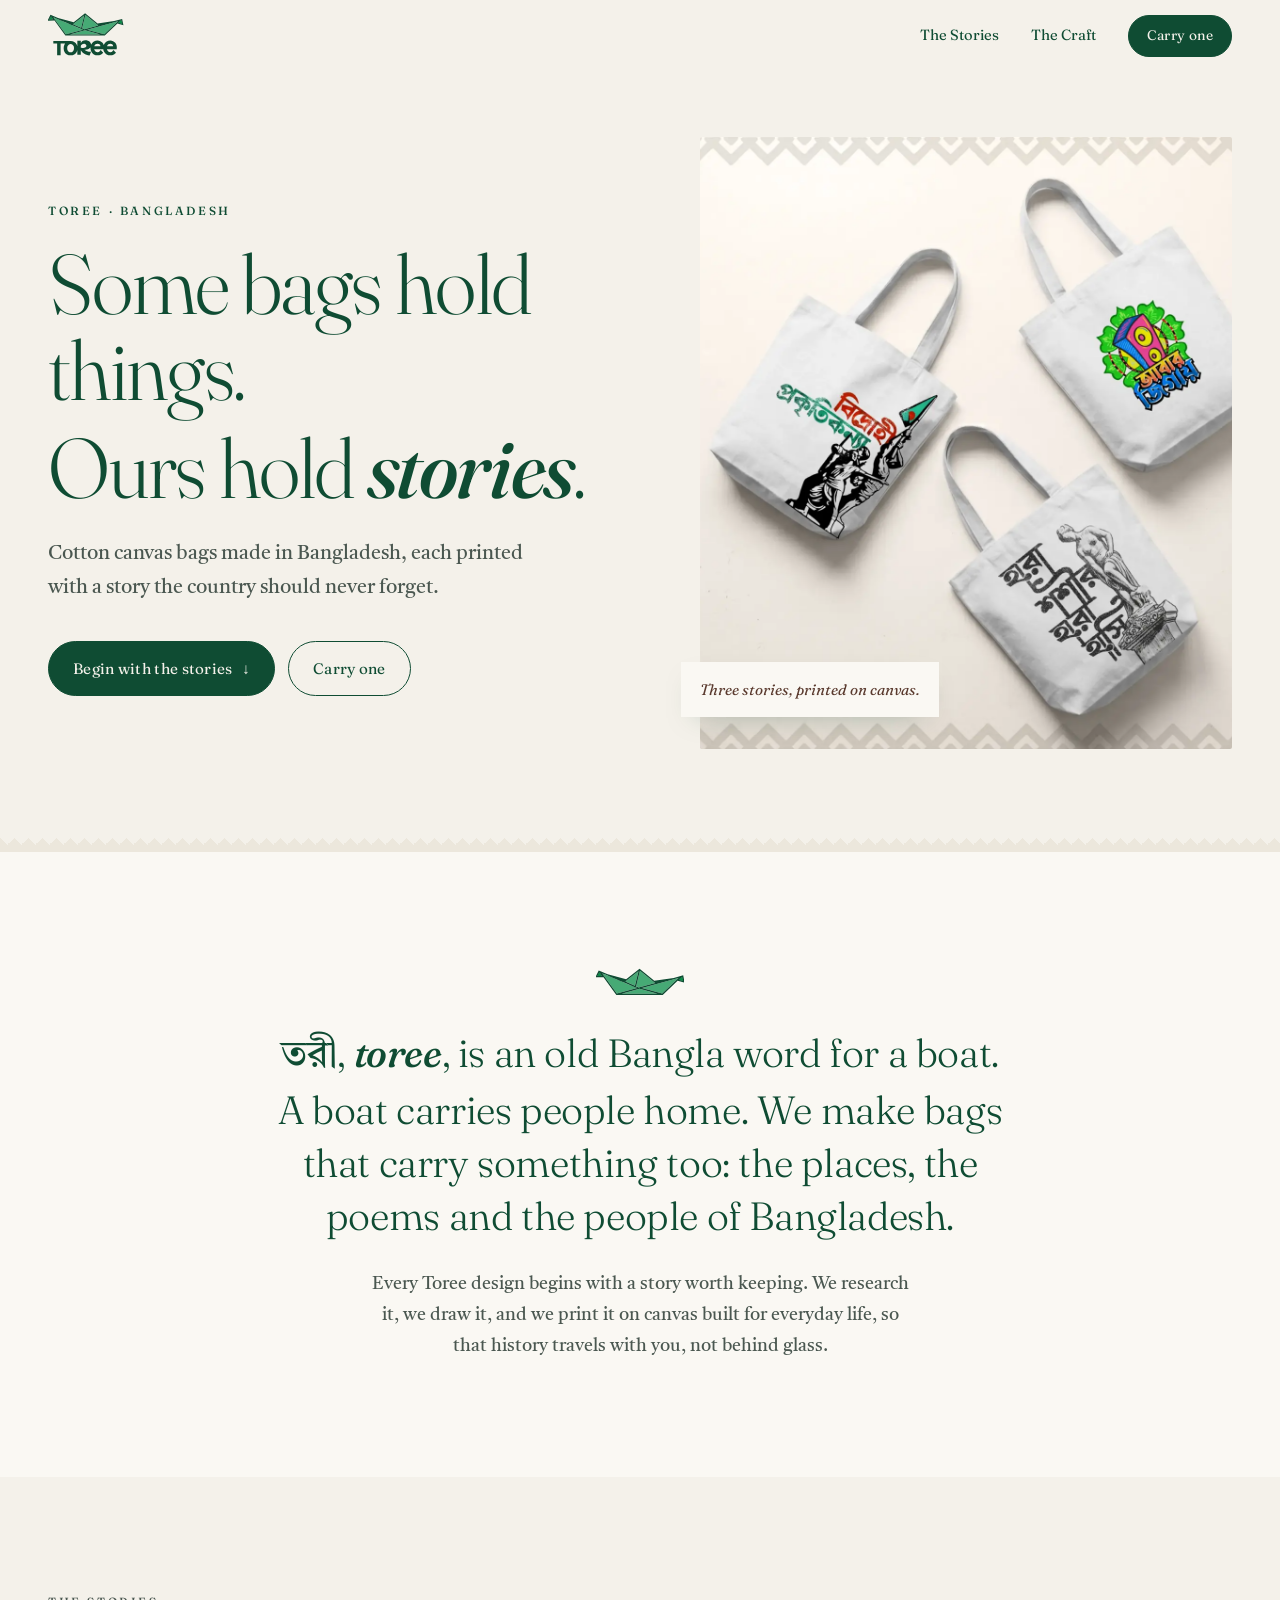
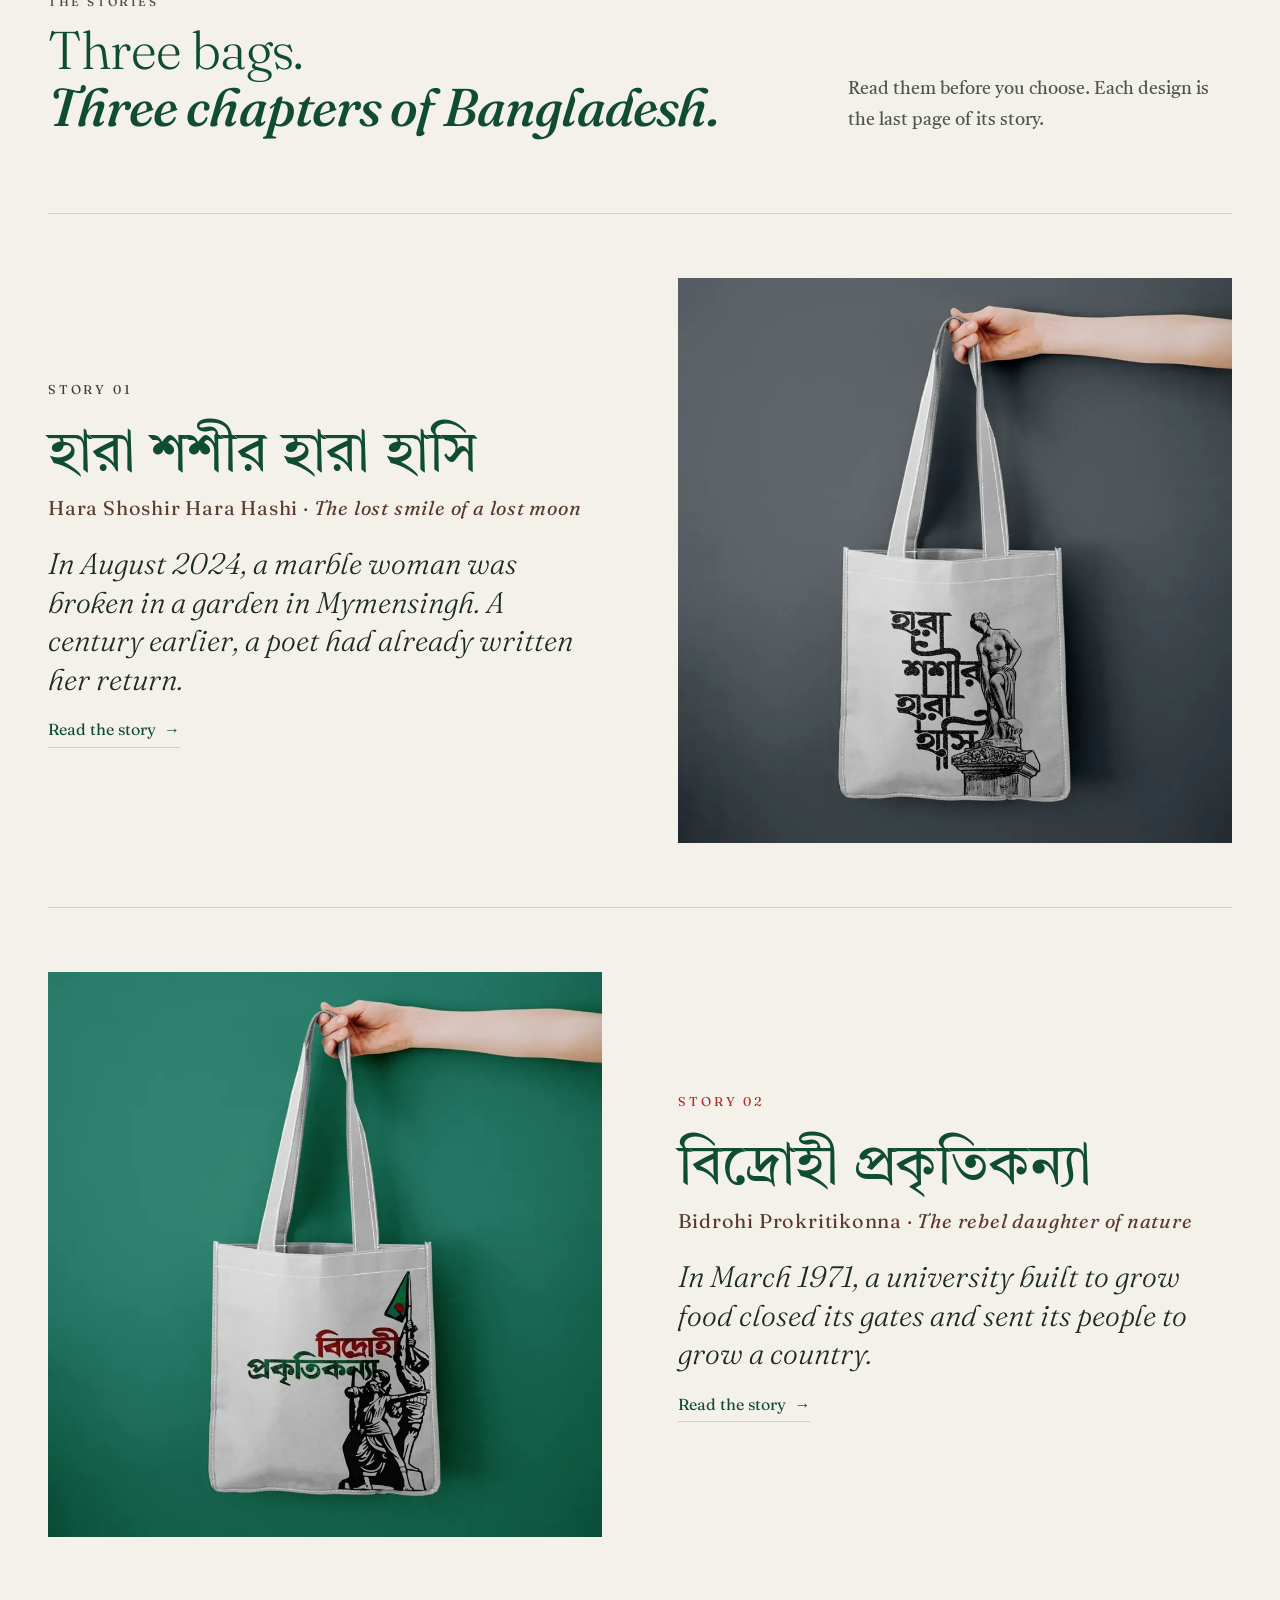
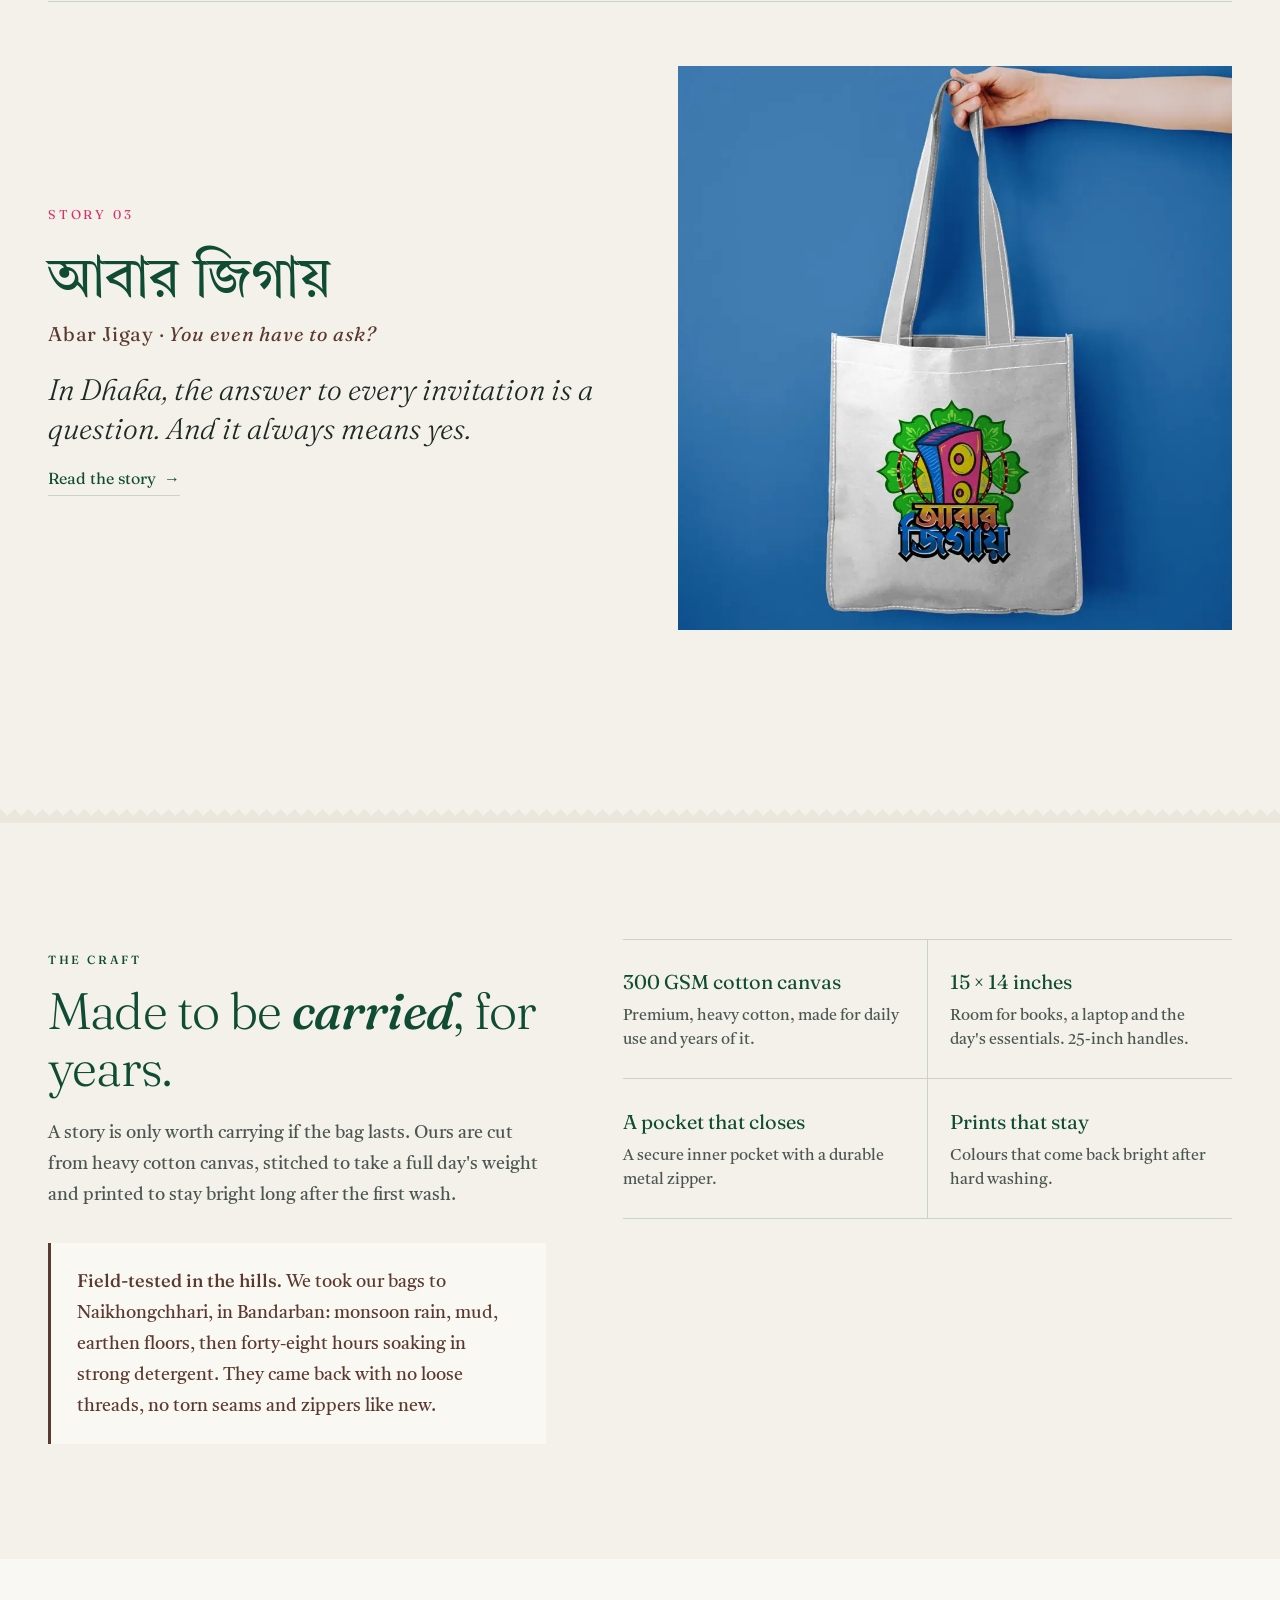
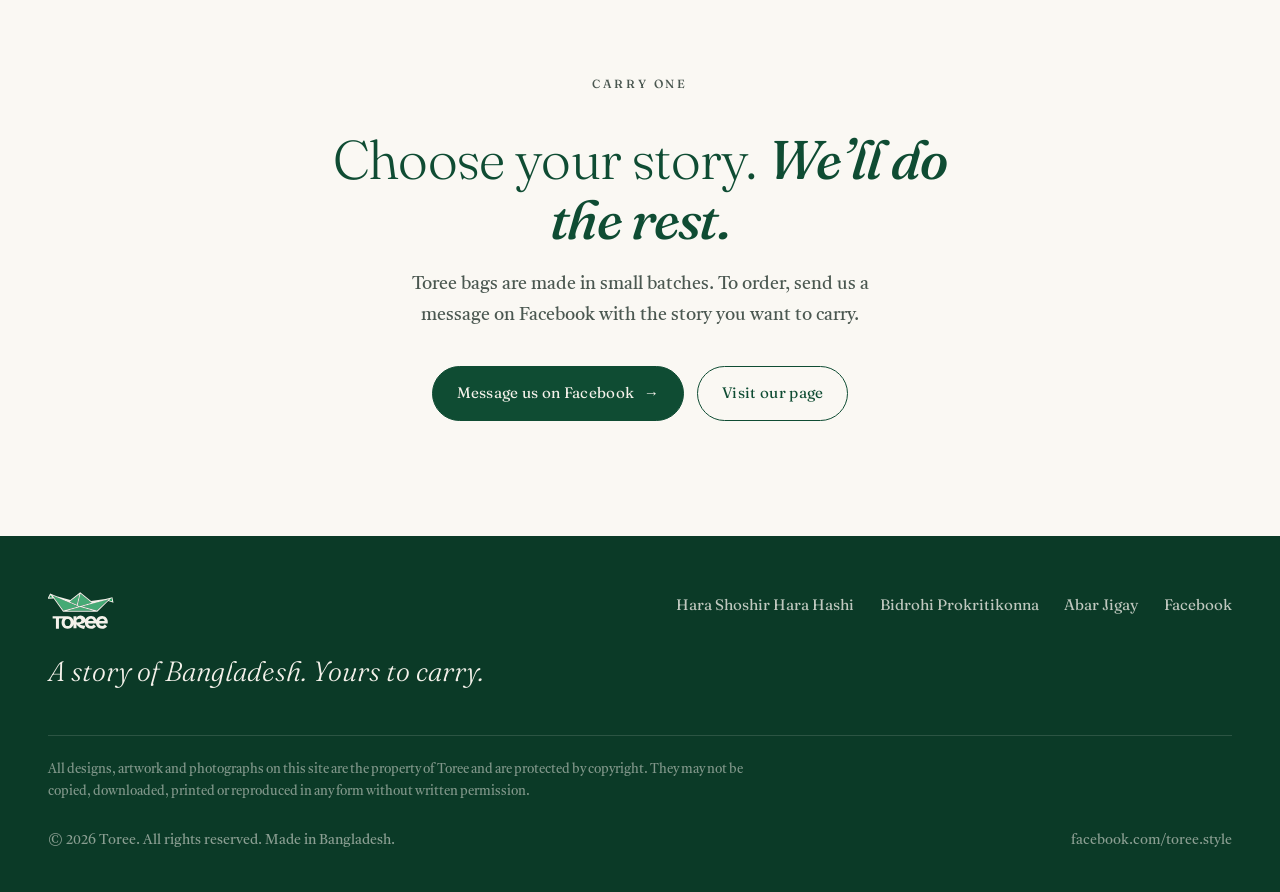
<file: index.html>
<!doctype html>
<html lang="en">
<head>
<meta charset="utf-8">
<meta name="viewport" content="width=device-width, initial-scale=1">
<title>Toree | Canvas tote bags that carry the stories of Bangladesh</title>
<meta name="description" content="Toree makes cotton canvas tote bags in Bangladesh that carry the stories of the country: a lost statue, a rebel campus and a city that never stops celebrating.">
<meta name="robots" content="index, follow, max-image-preview:large, max-snippet:-1">
<link rel="canonical" href="https://toree.art/">
<meta name="author" content="Toree">
<meta name="theme-color" content="#0f4c33">
<meta property="og:site_name" content="Toree">
<meta property="og:locale" content="en_GB">
<meta property="og:type" content="website">
<meta property="og:url" content="https://toree.art/">
<meta property="og:title" content="Toree | Canvas tote bags that carry the stories of Bangladesh">
<meta property="og:description" content="Toree makes cotton canvas tote bags in Bangladesh that carry the stories of the country: a lost statue, a rebel campus and a city that never stops celebrating.">
<meta property="og:image" content="https://toree.art/assets/img/og.jpg">
<meta property="og:image:type" content="image/jpeg">
<meta property="og:image:width" content="1200">
<meta property="og:image:height" content="630">
<meta property="og:image:alt" content="The three Toree tote bags">
<meta name="twitter:card" content="summary_large_image">
<meta name="twitter:title" content="Toree | Canvas tote bags that carry the stories of Bangladesh">
<meta name="twitter:description" content="Toree makes cotton canvas tote bags in Bangladesh that carry the stories of the country: a lost statue, a rebel campus and a city that never stops celebrating.">
<meta name="twitter:image" content="https://toree.art/assets/img/og.jpg">
<link rel="icon" href="favicon.ico" sizes="48x48">
<link rel="icon" href="assets/logo/toree_logomark.svg" type="image/svg+xml">
<link rel="apple-touch-icon" href="assets/icons/apple-touch-icon.png">
<link rel="manifest" href="site.webmanifest">
<script type="application/ld+json">{"@context":"https://schema.org","@graph":[{"@type":"Organization","@id":"https://toree.art/#organization","name":"Toree","alternateName":"তরী","url":"https://toree.art/","logo":"https://toree.art/assets/icons/icon-512.png","image":"https://toree.art/assets/img/og.jpg","description":"Toree makes cotton canvas tote bags in Bangladesh, each printed with a story of the country.","sameAs":["https://www.facebook.com/toree.style"],"areaServed":{"@type":"Country","name":"Bangladesh"},"contactPoint":{"@type":"ContactPoint","contactType":"customer service","url":"https://m.me/toree.style","availableLanguage":["en","bn"]}},{"@type":"WebSite","@id":"https://toree.art/#website","url":"https://toree.art/","name":"Toree","alternateName":["তরী","Toree Bangladesh"],"description":"Toree makes cotton canvas tote bags in Bangladesh that carry the stories of the country: a lost statue, a rebel campus and a city that never stops celebrating.","publisher":{"@id":"https://toree.art/#organization"},"inLanguage":"en"},{"@type":"ItemList","name":"Toree stories","itemListElement":[{"@type":"ListItem","position":1,"name":"Hara Shoshir Hara Hashi","url":"https://toree.art/stories/hara-shoshi.html"},{"@type":"ListItem","position":2,"name":"Bidrohi Prokritikonna","url":"https://toree.art/stories/bidrohi-prokritikonna.html"},{"@type":"ListItem","position":3,"name":"Abar Jigay","url":"https://toree.art/stories/abar-jigay.html"}]}]}</script>
<link rel="preconnect" href="https://fonts.googleapis.com">
<link rel="preconnect" href="https://fonts.gstatic.com" crossorigin>
<link href="https://fonts.googleapis.com/css2?family=Fraunces:ital,opsz,wght@0,9..144,300..600;1,9..144,300..600&family=Tiro+Bangla:ital@0;1&display=swap" rel="stylesheet">
<link rel="stylesheet" href="assets/css/site.css">
</head>
<body>
<a class="skip" href="#main">Skip to content</a>
<header class="site-header">
  <div class="wrap">
    <a class="brand" href="./" aria-label="Toree, home"><img src="assets/logo/toree_full-logo.svg" alt="Toree" width="76" height="46"></a>
    <button class="nav-toggle" aria-expanded="false" aria-controls="site-nav" aria-label="Menu"><span></span><span></span><span></span></button>
    <nav class="nav" id="site-nav" aria-label="Main">
      <a href="./#stories">The Stories</a>
      <a href="./#craft">The Craft</a>
      <a class="btn small" href="./#order">Carry one</a>
    </nav>
  </div>
</header>
<main id="main">
<section class="hero">
  <div class="wrap">
    <div>
      <p class="eyebrow intro" style="--i:0">Toree &middot; Bangladesh</p>
      <h1><span class="line"><span style="--i:1">Some bags hold things.</span></span><span class="line"><span style="--i:2">Ours hold <em>stories</em>.</span></span></h1>
      <p class="lede intro" style="--i:4">Cotton canvas bags made in Bangladesh, each printed with a story the country should never forget.</p>
      <div class="actions intro" style="--i:5">
        <a class="btn" href="#stories">Begin with the stories <span class="arrow" aria-hidden="true">&darr;</span></a>
        <a class="btn ghost" href="#order">Carry one</a>
      </div>
    </div>
    <figure class="hero-figure">
      <div class="unveil"><img src="assets/img/home-hero.webp" alt="The three Toree cotton canvas tote bags laid out on linen" width="1186" height="1300" fetchpriority="high"></div>
      <figcaption class="intro" style="--i:8">Three stories, printed on canvas.</figcaption>
    </figure>
  </div>
</section>
<div class="chevrons" aria-hidden="true"></div>
<section class="manifesto">
  <div class="wrap reveal">
    <img class="boat" src="assets/logo/toree_logomark.svg" alt="" width="88" height="27">
    <p class="big"><span lang="bn">তরী</span>, <em>toree</em>, is an old Bangla word for a boat. A boat carries people home. We make bags that carry something too: the places, the poems and the people of Bangladesh.</p>
    <p class="small">Every Toree design begins with a story worth keeping. We research it, we draw it, and we print it on canvas built for everyday life, so that history travels with you, not behind glass.</p>
  </div>
</section>
<section class="stories" id="stories">
  <div class="wrap">
    <div class="section-head reveal">
      <div><p class="eyebrow">The Stories</p><h2>Three bags.<br><em>Three chapters of Bangladesh.</em></h2></div>
      <p>Read them before you choose. Each design is the last page of its story.</p>
    </div>
    <article class="story-card" data-accent="graphite">
  <a class="story-media reveal" href="stories/hara-shoshi.html" tabindex="-1" aria-hidden="true"><img src="assets/img/hara-shoshi-hand.webp" alt="" width="976" height="1000" loading="lazy" decoding="async" style="view-transition-name: vt-hara-shoshi"></a>
  <div class="reveal">
    <span class="story-num">STORY 01</span>
    <h3><span class="bn" lang="bn">হারা শশীর হারা হাসি</span><span class="ro">Hara Shoshir Hara Hashi &middot; <em>The lost smile of a lost moon</em></span></h3>
    <p class="hook">In August 2024, a marble woman was broken in a garden in Mymensingh. A century earlier, a poet had already written her return.</p>
    <a class="link-arrow" href="stories/hara-shoshi.html">Read the story <span class="arrow" aria-hidden="true">&rarr;</span></a>
  </div>
</article>
<article class="story-card" data-accent="red">
  <a class="story-media reveal" href="stories/bidrohi-prokritikonna.html" tabindex="-1" aria-hidden="true"><img src="assets/img/bidrohi-prokritikonna-hand.webp" alt="" width="976" height="1000" loading="lazy" decoding="async" style="view-transition-name: vt-bidrohi-prokritikonna"></a>
  <div class="reveal">
    <span class="story-num">STORY 02</span>
    <h3><span class="bn" lang="bn">বিদ্রোহী প্রকৃতিকন্যা</span><span class="ro">Bidrohi Prokritikonna &middot; <em>The rebel daughter of nature</em></span></h3>
    <p class="hook">In March 1971, a university built to grow food closed its gates and sent its people to grow a country.</p>
    <a class="link-arrow" href="stories/bidrohi-prokritikonna.html">Read the story <span class="arrow" aria-hidden="true">&rarr;</span></a>
  </div>
</article>
<article class="story-card" data-accent="pink">
  <a class="story-media reveal" href="stories/abar-jigay.html" tabindex="-1" aria-hidden="true"><img src="assets/img/abar-jigay-hand.webp" alt="" width="1000" height="977" loading="lazy" decoding="async" style="view-transition-name: vt-abar-jigay"></a>
  <div class="reveal">
    <span class="story-num">STORY 03</span>
    <h3><span class="bn" lang="bn">আবার জিগায়</span><span class="ro">Abar Jigay &middot; <em>You even have to ask?</em></span></h3>
    <p class="hook">In Dhaka, the answer to every invitation is a question. And it always means yes.</p>
    <a class="link-arrow" href="stories/abar-jigay.html">Read the story <span class="arrow" aria-hidden="true">&rarr;</span></a>
  </div>
</article>
  </div>
</section>
<div class="chevrons" aria-hidden="true"></div>
<section class="craft" id="craft">
  <div class="wrap">
    <div class="reveal">
      <p class="eyebrow">The Craft</p>
      <h2>Made to be <em>carried</em>, for years.</h2>
      <p class="intro-text">A story is only worth carrying if the bag lasts. Ours are cut from heavy cotton canvas, stitched to take a full day's weight and printed to stay bright long after the first wash.</p>
      <div class="field-note"><b>Field-tested in the hills.</b> We took our bags to Naikhongchhari, in Bandarban: monsoon rain, mud, earthen floors, then forty-eight hours soaking in strong detergent. They came back with no loose threads, no torn seams and zippers like new.</div>
    </div>
    <div class="specs reveal"><div class="spec"><b>300 GSM cotton canvas</b><span>Premium, heavy cotton, made for daily use and years of it.</span></div><div class="spec"><b>15 × 14 inches</b><span>Room for books, a laptop and the day's essentials. 25-inch handles.</span></div><div class="spec"><b>A pocket that closes</b><span>A secure inner pocket with a durable metal zipper.</span></div><div class="spec"><b>Prints that stay</b><span>Colours that come back bright after hard washing.</span></div></div>
  </div>
</section>
<section class="order" id="order">
  <div class="wrap reveal">
    <p class="eyebrow">Carry one</p>
    <h2>Choose your story. <em>We’ll do the rest.</em></h2>
    <p>Toree bags are made in small batches. To order, send us a message on Facebook with the story you want to carry.</p>
    <div class="actions">
      <a class="btn" href="https://m.me/toree.style" target="_blank" rel="noopener">Message us on Facebook <span class="arrow" aria-hidden="true">&rarr;</span></a>
      <a class="btn ghost" href="https://www.facebook.com/toree.style" target="_blank" rel="noopener">Visit our page</a>
    </div>
  </div>
</section>
</main>
<footer class="site-footer">
  <div class="wrap">
    <div class="top">
      <div>
        <img class="logo-light" src="assets/logo/toree_full-logo-light.svg" alt="Toree" width="66" height="40">
        <p class="sign">A story of Bangladesh. Yours to carry.</p>
      </div>
      <nav aria-label="Stories"><a href="stories/hara-shoshi.html">Hara Shoshir Hara Hashi</a><a href="stories/bidrohi-prokritikonna.html">Bidrohi Prokritikonna</a><a href="stories/abar-jigay.html">Abar Jigay</a><a href="https://www.facebook.com/toree.style" rel="noopener" target="_blank">Facebook</a></nav>
    </div>
    <p class="legal">All designs, artwork and photographs on this site are the property of Toree and are protected by copyright. They may not be copied, downloaded, printed or reproduced in any form without written permission.</p>
    <div class="bottom"><span>&copy; 2026 Toree. All rights reserved. Made in Bangladesh.</span><span>facebook.com/toree.style</span></div>
  </div>
</footer>
<script src="assets/js/site.js" defer></script>
</body>
</html>
</file>
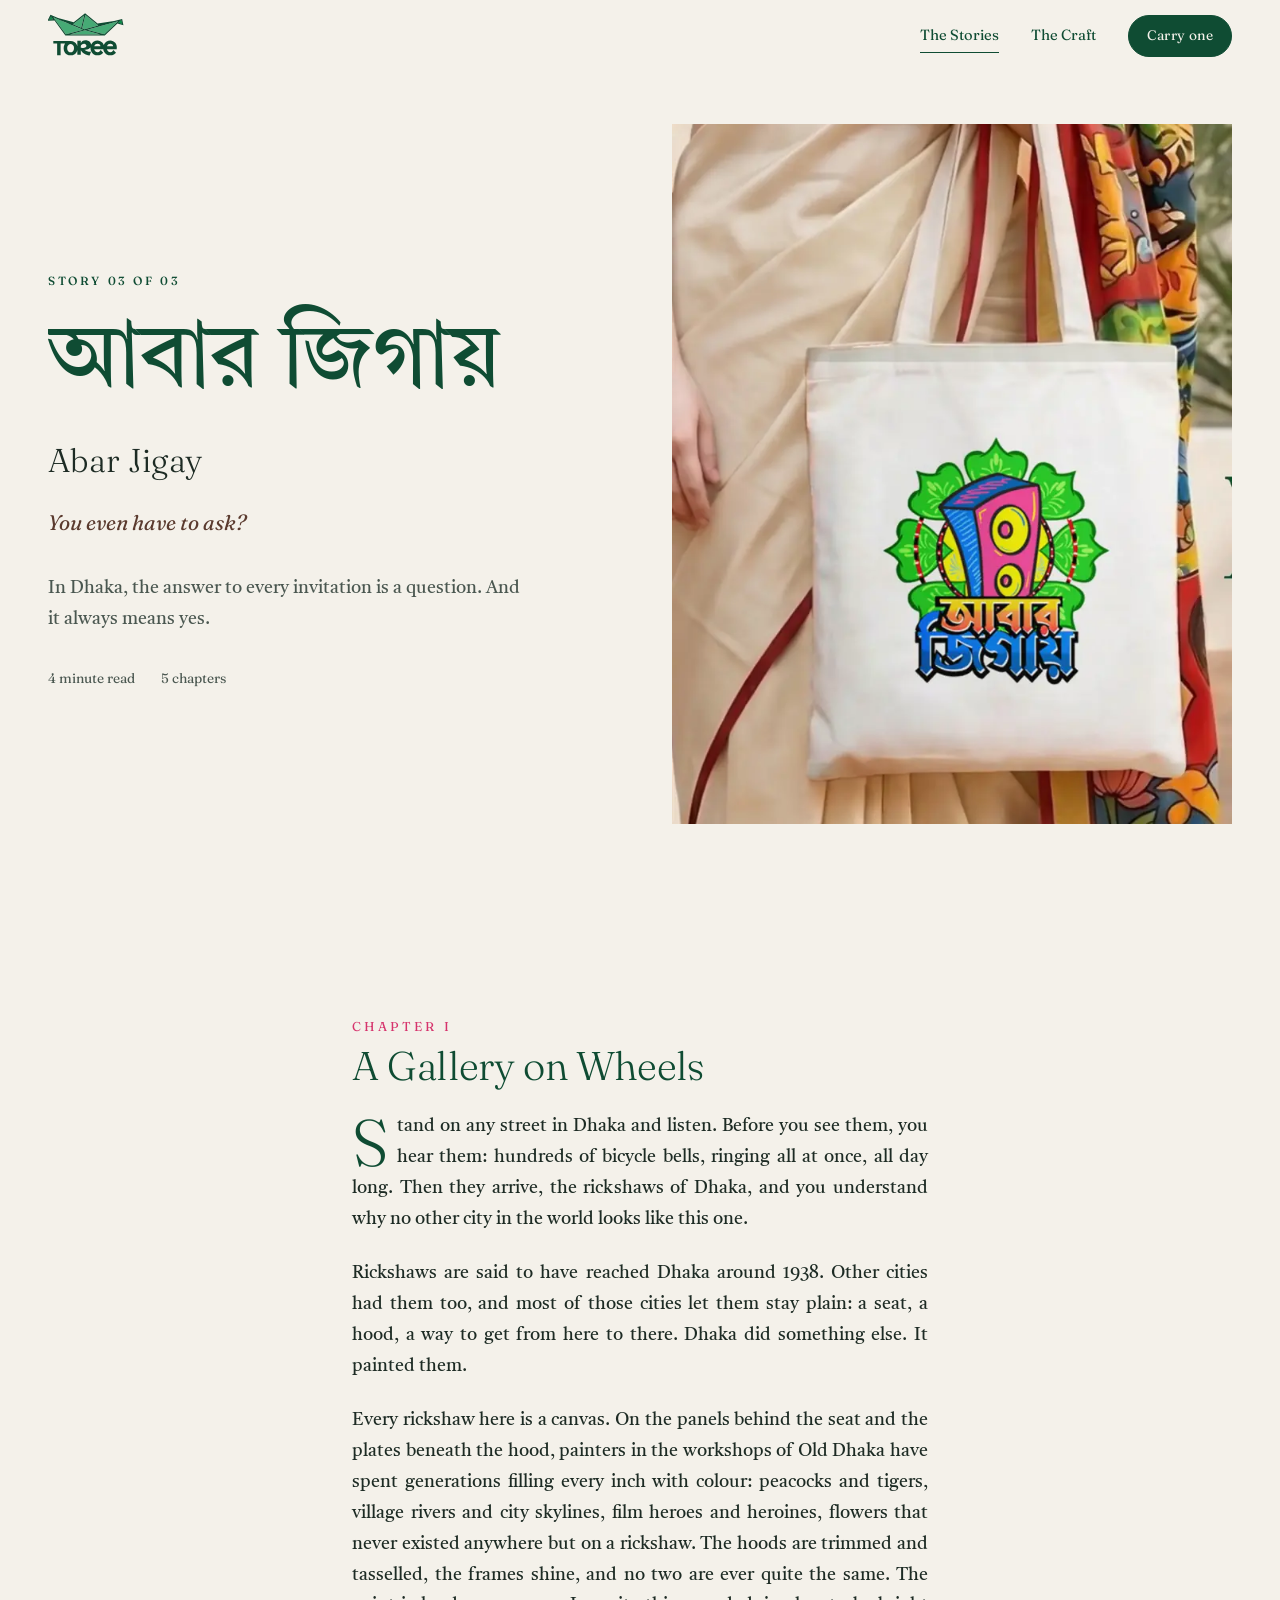
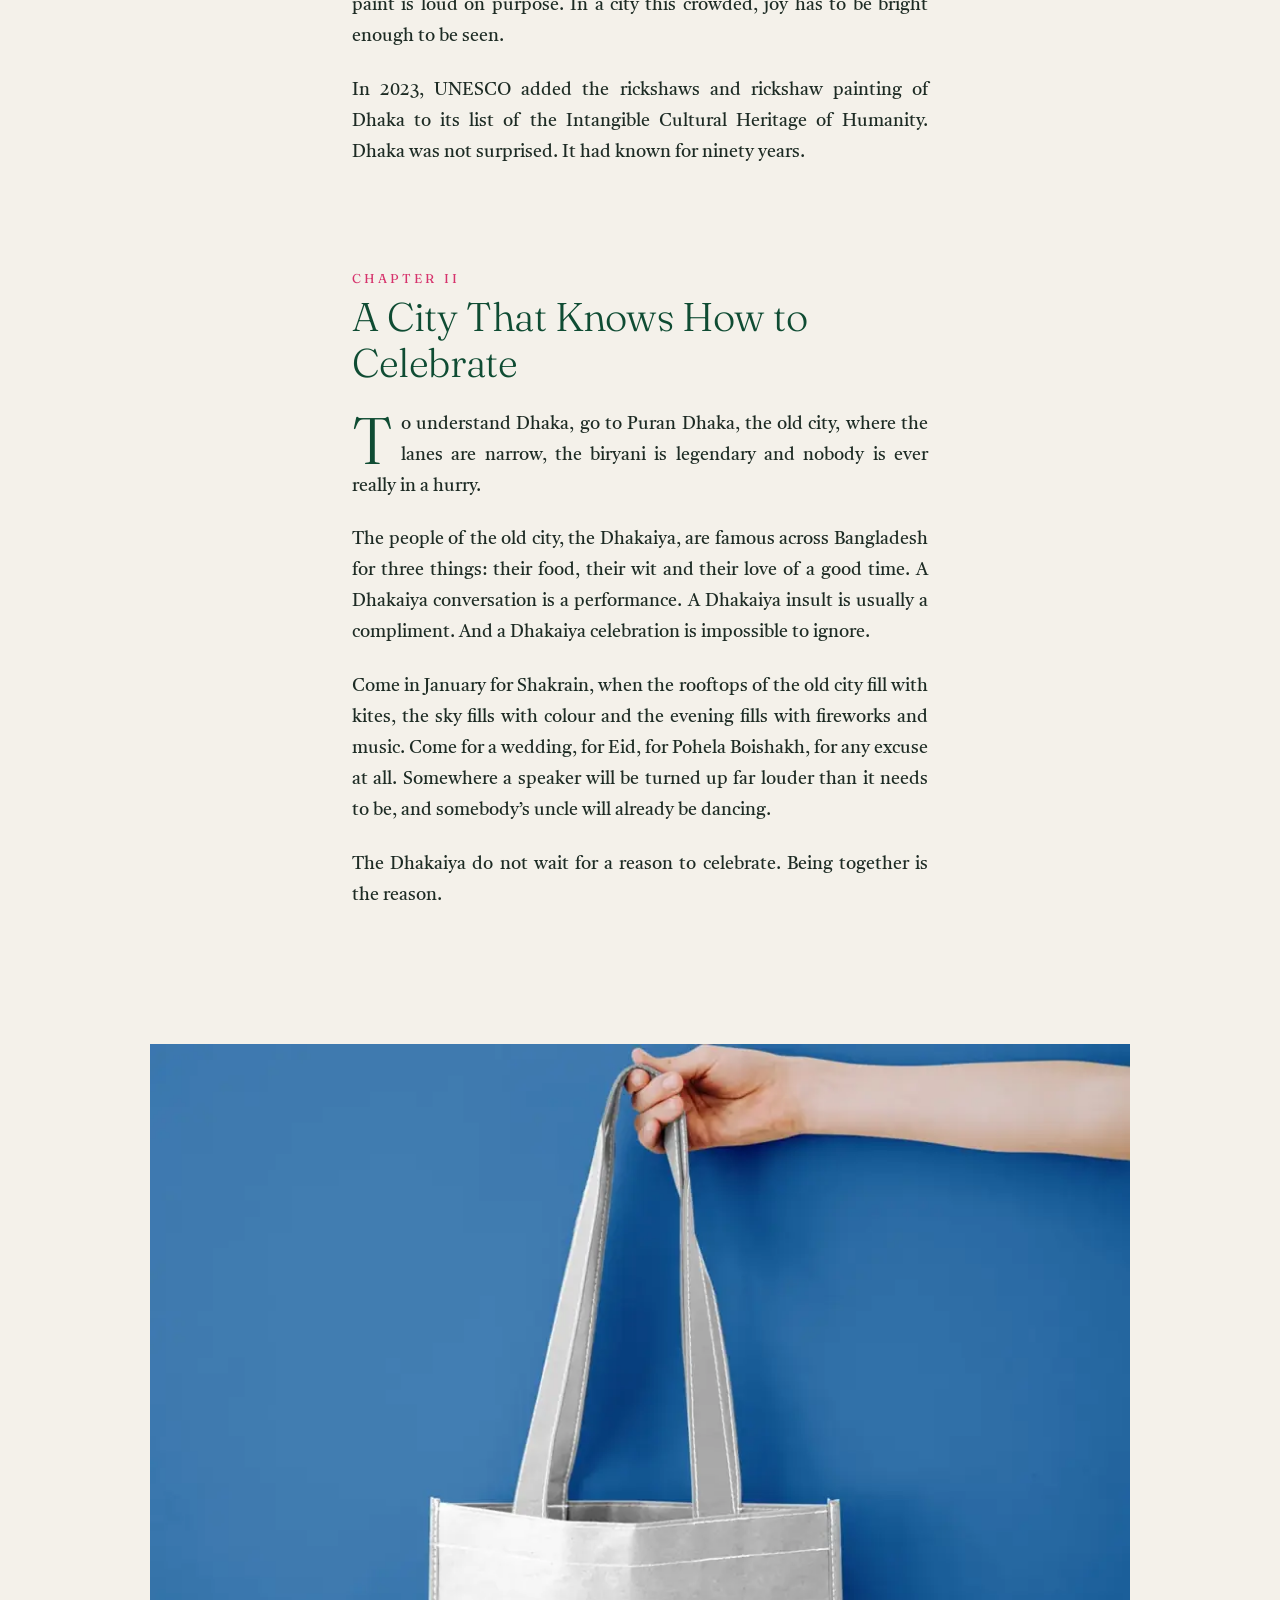
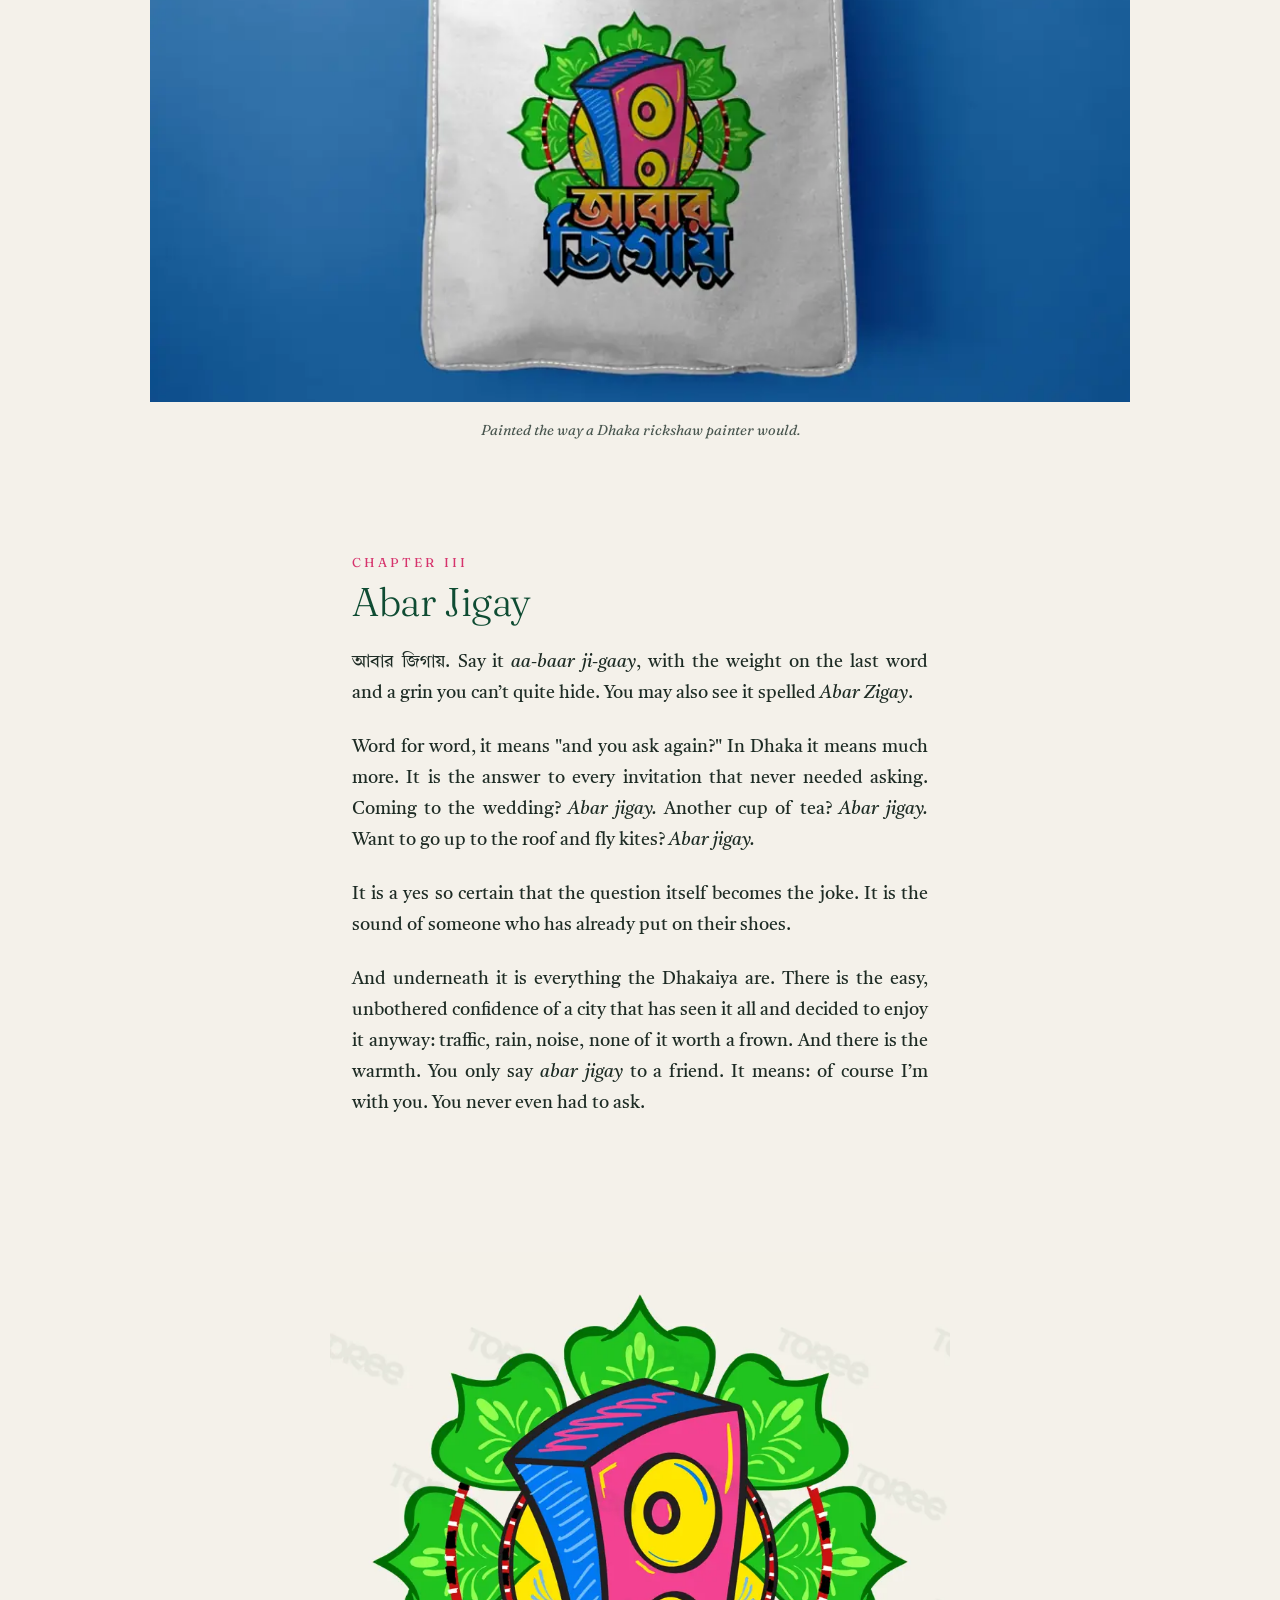
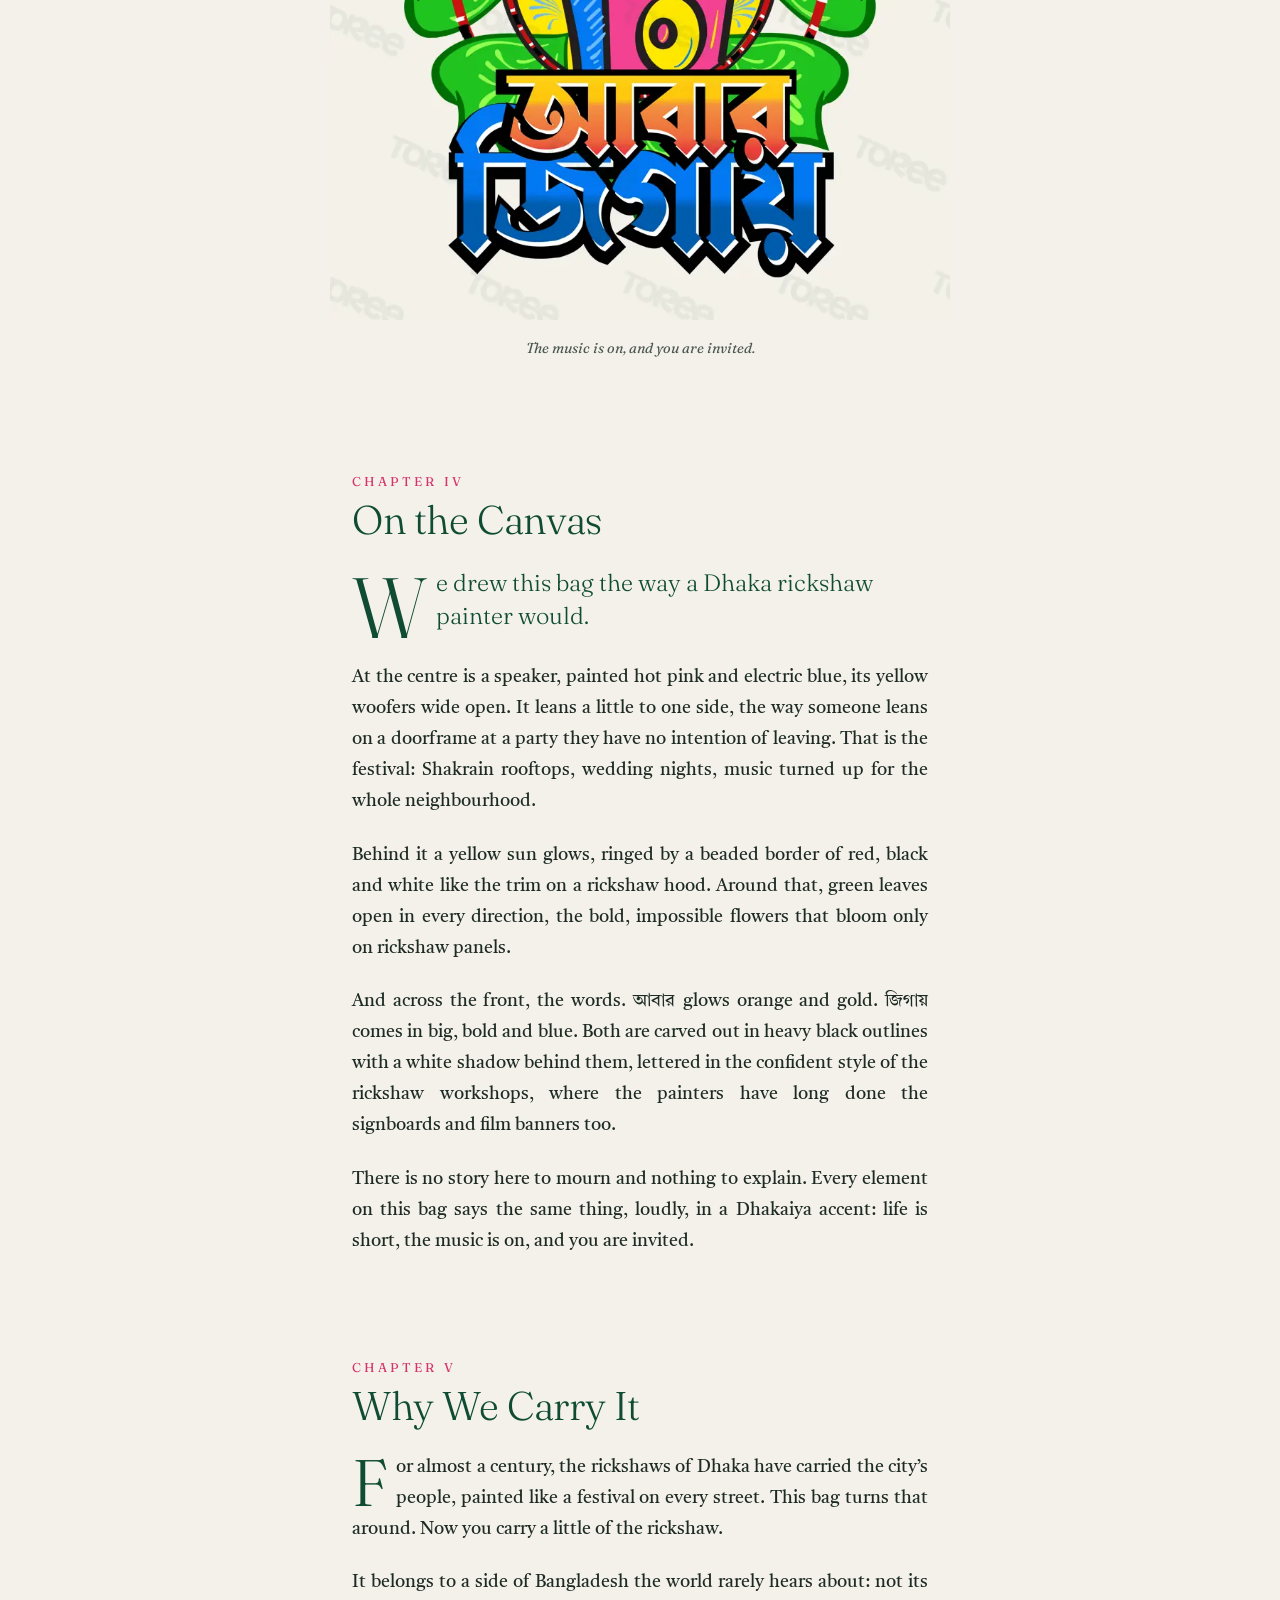
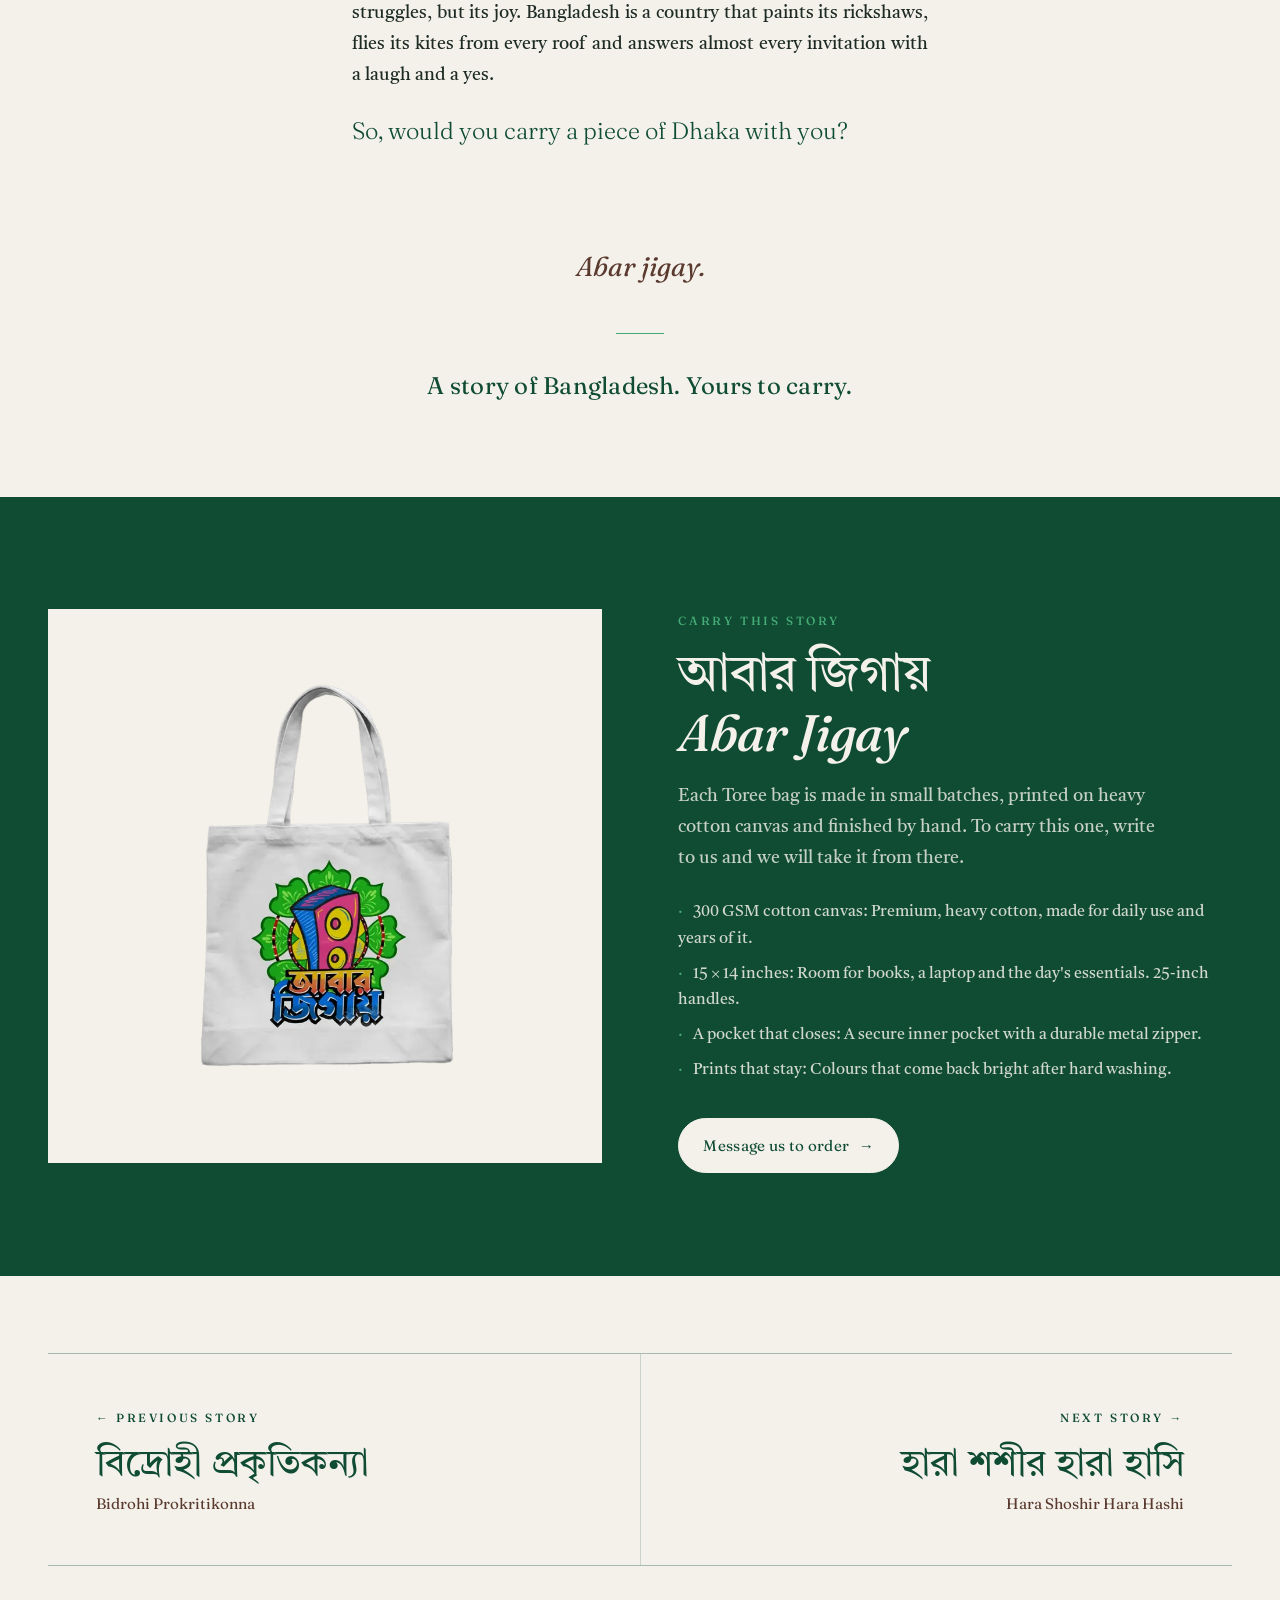
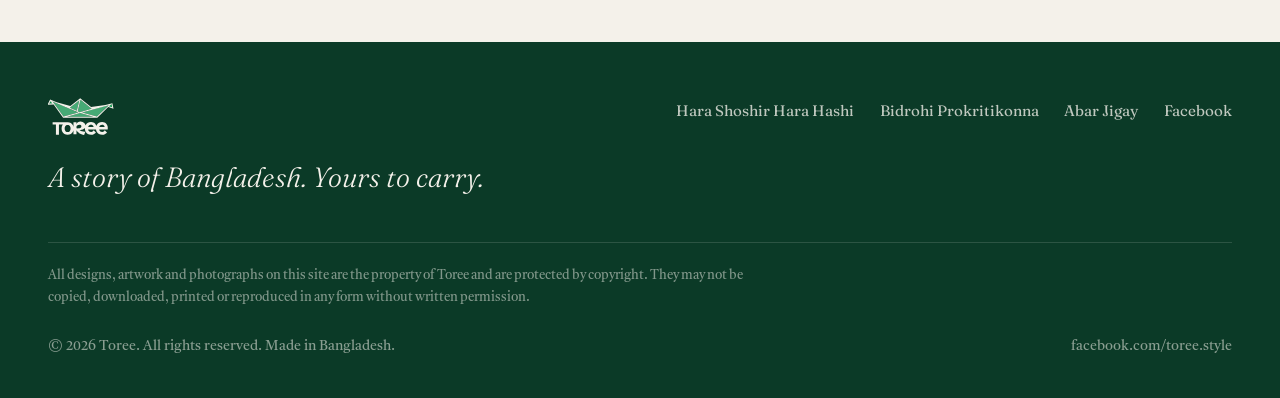
<file: stories/abar-jigay.html>
<!doctype html>
<html lang="en">
<head>
<meta charset="utf-8">
<meta name="viewport" content="width=device-width, initial-scale=1">
<title>Abar Jigay (আবার জিগায়) | A Toree story bag</title>
<meta name="description" content="In Dhaka, the answer to every invitation is a question. And it always means yes. The story behind a Toree canvas tote.">
<meta name="robots" content="index, follow, max-image-preview:large, max-snippet:-1">
<link rel="canonical" href="https://toree.art/stories/abar-jigay.html">
<meta name="author" content="Toree">
<meta name="theme-color" content="#0f4c33">
<meta property="og:site_name" content="Toree">
<meta property="og:locale" content="en_GB">
<meta property="og:type" content="article">
<meta property="og:url" content="https://toree.art/stories/abar-jigay.html">
<meta property="og:title" content="Abar Jigay (আবার জিগায়) | A Toree story bag">
<meta property="og:description" content="In Dhaka, the answer to every invitation is a question. And it always means yes. The story behind a Toree canvas tote.">
<meta property="og:image" content="https://toree.art/assets/img/og-abar-jigay.jpg">
<meta property="og:image:type" content="image/jpeg">
<meta property="og:image:width" content="1200">
<meta property="og:image:height" content="630">
<meta property="og:image:alt" content="The Abar Jigay tote bag by Toree">
<meta property="article:published_time" content="2026-11-23">
<meta property="article:modified_time" content="2026-11-25">
<meta property="article:author" content="https://www.facebook.com/toree.style">
<meta name="twitter:card" content="summary_large_image">
<meta name="twitter:title" content="Abar Jigay (আবার জিগায়) | A Toree story bag">
<meta name="twitter:description" content="In Dhaka, the answer to every invitation is a question. And it always means yes. The story behind a Toree canvas tote.">
<meta name="twitter:image" content="https://toree.art/assets/img/og-abar-jigay.jpg">
<link rel="icon" href="../favicon.ico" sizes="48x48">
<link rel="icon" href="../assets/logo/toree_logomark.svg" type="image/svg+xml">
<link rel="apple-touch-icon" href="../assets/icons/apple-touch-icon.png">
<link rel="manifest" href="../site.webmanifest">
<script type="application/ld+json">{"@context":"https://schema.org","@graph":[{"@type":"Organization","@id":"https://toree.art/#organization","name":"Toree","alternateName":"তরী","url":"https://toree.art/","logo":"https://toree.art/assets/icons/icon-512.png","image":"https://toree.art/assets/img/og.jpg","description":"Toree makes cotton canvas tote bags in Bangladesh, each printed with a story of the country.","sameAs":["https://www.facebook.com/toree.style"],"areaServed":{"@type":"Country","name":"Bangladesh"},"contactPoint":{"@type":"ContactPoint","contactType":"customer service","url":"https://m.me/toree.style","availableLanguage":["en","bn"]}},{"@type":"Article","@id":"https://toree.art/stories/abar-jigay.html#article","headline":"Abar Jigay: You even have to ask?","alternativeHeadline":"আবার জিগায়","description":"In Dhaka, the answer to every invitation is a question. And it always means yes.","abstract":"Rickshaws painted like festivals, rooftops full of kites, and the Dhakaiya phrase that turns a friend's question into the warmest yes in Bangladesh.","image":["https://toree.art/assets/img/abar-jigay-life.webp","https://toree.art/assets/img/abar-jigay-art.webp","https://toree.art/assets/img/abar-jigay-bag.webp","https://toree.art/assets/img/og-abar-jigay.jpg"],"datePublished":"2026-11-23","dateModified":"2026-11-25","author":{"@id":"https://toree.art/#organization"},"publisher":{"@id":"https://toree.art/#organization"},"mainEntityOfPage":"https://toree.art/stories/abar-jigay.html","url":"https://toree.art/stories/abar-jigay.html","inLanguage":"en","wordCount":833,"timeRequired":"PT4M","about":{"@type":"Thing","name":"Bangladesh"},"isPartOf":{"@id":"https://toree.art/#website"}},{"@type":"BreadcrumbList","itemListElement":[{"@type":"ListItem","position":1,"name":"Toree","item":"https://toree.art/"},{"@type":"ListItem","position":2,"name":"The Stories","item":"https://toree.art/#stories"},{"@type":"ListItem","position":3,"name":"Abar Jigay","item":"https://toree.art/stories/abar-jigay.html"}]}]}</script>
<link rel="preconnect" href="https://fonts.googleapis.com">
<link rel="preconnect" href="https://fonts.gstatic.com" crossorigin>
<link href="https://fonts.googleapis.com/css2?family=Fraunces:ital,opsz,wght@0,9..144,300..600;1,9..144,300..600&family=Tiro+Bangla:ital@0;1&display=swap" rel="stylesheet">
<link rel="stylesheet" href="../assets/css/site.css">
</head>
<body data-story="abar-jigay">
<div class="progress" aria-hidden="true"></div>
<a class="skip" href="#main">Skip to content</a>
<header class="site-header">
  <div class="wrap">
    <a class="brand" href="../" aria-label="Toree, home"><img src="../assets/logo/toree_full-logo.svg" alt="Toree" width="76" height="46"></a>
    <button class="nav-toggle" aria-expanded="false" aria-controls="site-nav" aria-label="Menu"><span></span><span></span><span></span></button>
    <nav class="nav" id="site-nav" aria-label="Main">
      <a href="../#stories" aria-current="page">The Stories</a>
      <a href="../#craft">The Craft</a>
      <a class="btn small" href="../#order">Carry one</a>
    </nav>
  </div>
</header>
<main id="main">
<section class="story-hero">
  <div class="wrap">
    <div>
      <p class="eyebrow intro" style="--i:0">Story 03 of 03</p>
      <h1><span class="line"><span style="--i:1"><span class="bn" lang="bn">আবার জিগায়</span></span></span><span class="line"><span style="--i:2"><span class="ro">Abar Jigay</span></span></span></h1>
      <p class="tagline intro" style="--i:3">You even have to ask?</p>
      <p class="hook intro" style="--i:4">In Dhaka, the answer to every invitation is a question. And it always means yes.</p>
      <div class="meta intro" style="--i:5"><span>4 minute read</span><span>5 chapters</span></div>
    </div>
    <figure class="unveil"><img src="../assets/img/abar-jigay-life.webp" alt="A woman in a cream sari carrying the Abar Jigay tote" width="704" height="1100" fetchpriority="high" style="view-transition-name: vt-abar-jigay"></figure>
  </div>
</section>

<article class="story">
<section class="chapter reveal"><h2><span class="num">CHAPTER I</span><span class="title">A Gallery on Wheels</span></h2>
<p class="drop">Stand on any street in Dhaka and listen. Before you see them, you hear them: hundreds of bicycle bells, ringing all at once, all day long. Then they arrive, the rickshaws of Dhaka, and you understand why no other city in the world looks like this one.</p>
<p>Rickshaws are said to have reached Dhaka around 1938. Other cities had them too, and most of those cities let them stay plain: a seat, a hood, a way to get from here to there. Dhaka did something else. It painted them.</p>
<p>Every rickshaw here is a canvas. On the panels behind the seat and the plates beneath the hood, painters in the workshops of Old Dhaka have spent generations filling every inch with colour: peacocks and tigers, village rivers and city skylines, film heroes and heroines, flowers that never existed anywhere but on a rickshaw. The hoods are trimmed and tasselled, the frames shine, and no two are ever quite the same. The paint is loud on purpose. In a city this crowded, joy has to be bright enough to be seen.</p>
<p>In 2023, UNESCO added the rickshaws and rickshaw painting of Dhaka to its list of the Intangible Cultural Heritage of Humanity. Dhaka was not surprised. It had known for ninety years.</p>
</section>
<section class="chapter reveal"><h2><span class="num">CHAPTER II</span><span class="title">A City That Knows How to Celebrate</span></h2>
<p class="drop">To understand Dhaka, go to Puran Dhaka, the old city, where the lanes are narrow, the biryani is legendary and nobody is ever really in a hurry.</p>
<p>The people of the old city, the Dhakaiya, are famous across Bangladesh for three things: their food, their wit and their love of a good time. A Dhakaiya conversation is a performance. A Dhakaiya insult is usually a compliment. And a Dhakaiya celebration is impossible to ignore.</p>
<p>Come in January for Shakrain, when the rooftops of the old city fill with kites, the sky fills with colour and the evening fills with fireworks and music. Come for a wedding, for Eid, for Pohela Boishakh, for any excuse at all. Somewhere a speaker will be turned up far louder than it needs to be, and somebody’s uncle will already be dancing.</p>
<p>The Dhakaiya do not wait for a reason to celebrate. Being together is the reason.</p>
</section>
<figure class="story-figure reveal">
  <div class="frame"><img src="../assets/img/abar-jigay-hand.webp" alt="The Abar Jigay tote held up against a bright blue wall" width="1000" height="977" loading="lazy" decoding="async"></div>
  <figcaption>Painted the way a Dhaka rickshaw painter would.</figcaption>
</figure>
<section class="chapter reveal"><h2><span class="num">CHAPTER III</span><span class="title">Abar Jigay</span></h2>
<p>আবার জিগায়. Say it <em>aa-baar ji-gaay</em>, with the weight on the last word and a grin you can’t quite hide. You may also see it spelled <em>Abar Zigay</em>.</p>
<p>Word for word, it means "and you ask again?" In Dhaka it means much more. It is the answer to every invitation that never needed asking. Coming to the wedding? <em>Abar jigay.</em> Another cup of tea? <em>Abar jigay.</em> Want to go up to the roof and fly kites? <em>Abar jigay.</em></p>
<p>It is a yes so certain that the question itself becomes the joke. It is the sound of someone who has already put on their shoes.</p>
<p>And underneath it is everything the Dhakaiya are. There is the easy, unbothered confidence of a city that has seen it all and decided to enjoy it anyway: traffic, rain, noise, none of it worth a frown. And there is the warmth. You only say <em>abar jigay</em> to a friend. It means: of course I’m with you. You never even had to ask.</p>
</section>
<figure class="story-figure art reveal">
  <div class="frame"><img src="../assets/img/abar-jigay-art.webp" alt="The Abar Jigay design artwork" width="872" height="940" loading="lazy" decoding="async"></div>
  <figcaption>The music is on, and you are invited.</figcaption>
</figure>
<section class="chapter reveal"><h2><span class="num">CHAPTER IV</span><span class="title">On the Canvas</span></h2>
<p class="short drop">We drew this bag the way a Dhaka rickshaw painter would.</p>
<p>At the centre is a speaker, painted hot pink and electric blue, its yellow woofers wide open. It leans a little to one side, the way someone leans on a doorframe at a party they have no intention of leaving. That is the festival: Shakrain rooftops, wedding nights, music turned up for the whole neighbourhood.</p>
<p>Behind it a yellow sun glows, ringed by a beaded border of red, black and white like the trim on a rickshaw hood. Around that, green leaves open in every direction, the bold, impossible flowers that bloom only on rickshaw panels.</p>
<p>And across the front, the words. আবার glows orange and gold. জিগায় comes in big, bold and blue. Both are carved out in heavy black outlines with a white shadow behind them, lettered in the confident style of the rickshaw workshops, where the painters have long done the signboards and film banners too.</p>
<p>There is no story here to mourn and nothing to explain. Every element on this bag says the same thing, loudly, in a Dhakaiya accent: life is short, the music is on, and you are invited.</p>
</section>
<section class="chapter reveal"><h2><span class="num">CHAPTER V</span><span class="title">Why We Carry It</span></h2>
<p class="drop">For almost a century, the rickshaws of Dhaka have carried the city’s people, painted like a festival on every street. This bag turns that around. Now you carry a little of the rickshaw.</p>
<p>It belongs to a side of Bangladesh the world rarely hears about: not its struggles, but its joy. Bangladesh is a country that paints its rickshaws, flies its kites from every roof and answers almost every invitation with a laugh and a yes.</p>
<p class="short">So, would you carry a piece of Dhaka with you?</p>
</section>
<div class="coda reveal"><p class="say"><em>Abar jigay.</em></p><p class="sign">A story of Bangladesh. Yours to carry.</p></div>
</article>
<section class="carry" id="carry">
  <div class="wrap">
    <div class="bag reveal"><img src="../assets/img/abar-jigay-bag.webp" alt="The Abar Jigay tote bag, cotton canvas" width="820" height="820" loading="lazy" decoding="async"></div>
    <div class="reveal">
      <p class="eyebrow">Carry this story</p>
      <h2><span lang="bn">আবার জিগায়</span><br><em>Abar Jigay</em></h2>
      <p>Each Toree bag is made in small batches, printed on heavy cotton canvas and finished by hand. To carry this one, write to us and we will take it from there.</p>
      <ul><li>300 GSM cotton canvas: Premium, heavy cotton, made for daily use and years of it.</li><li>15 × 14 inches: Room for books, a laptop and the day's essentials. 25-inch handles.</li><li>A pocket that closes: A secure inner pocket with a durable metal zipper.</li><li>Prints that stay: Colours that come back bright after hard washing.</li></ul>
      <div class="actions">
        <a class="btn light" href="https://m.me/toree.style" target="_blank" rel="noopener">Message us to order <span class="arrow" aria-hidden="true">&rarr;</span></a>
      </div>
    </div>
  </div>
</section>
<nav class="next-story" aria-label="More stories">
  <div class="wrap">
    <a href="bidrohi-prokritikonna.html"><span class="eyebrow">&larr; Previous story</span><span class="bn" lang="bn">বিদ্রোহী প্রকৃতিকন্যা</span><span class="ro">Bidrohi Prokritikonna</span></a>
    <a class="next" href="hara-shoshi.html"><span class="eyebrow">Next story &rarr;</span><span class="bn" lang="bn">হারা শশীর হারা হাসি</span><span class="ro">Hara Shoshir Hara Hashi</span></a>
  </div>
</nav>
</main>
<footer class="site-footer">
  <div class="wrap">
    <div class="top">
      <div>
        <img class="logo-light" src="../assets/logo/toree_full-logo-light.svg" alt="Toree" width="66" height="40">
        <p class="sign">A story of Bangladesh. Yours to carry.</p>
      </div>
      <nav aria-label="Stories"><a href="../stories/hara-shoshi.html">Hara Shoshir Hara Hashi</a><a href="../stories/bidrohi-prokritikonna.html">Bidrohi Prokritikonna</a><a href="../stories/abar-jigay.html">Abar Jigay</a><a href="https://www.facebook.com/toree.style" rel="noopener" target="_blank">Facebook</a></nav>
    </div>
    <p class="legal">All designs, artwork and photographs on this site are the property of Toree and are protected by copyright. They may not be copied, downloaded, printed or reproduced in any form without written permission.</p>
    <div class="bottom"><span>&copy; 2026 Toree. All rights reserved. Made in Bangladesh.</span><span>facebook.com/toree.style</span></div>
  </div>
</footer>
<script src="../assets/js/site.js" defer></script>
</body>
</html>
</file>
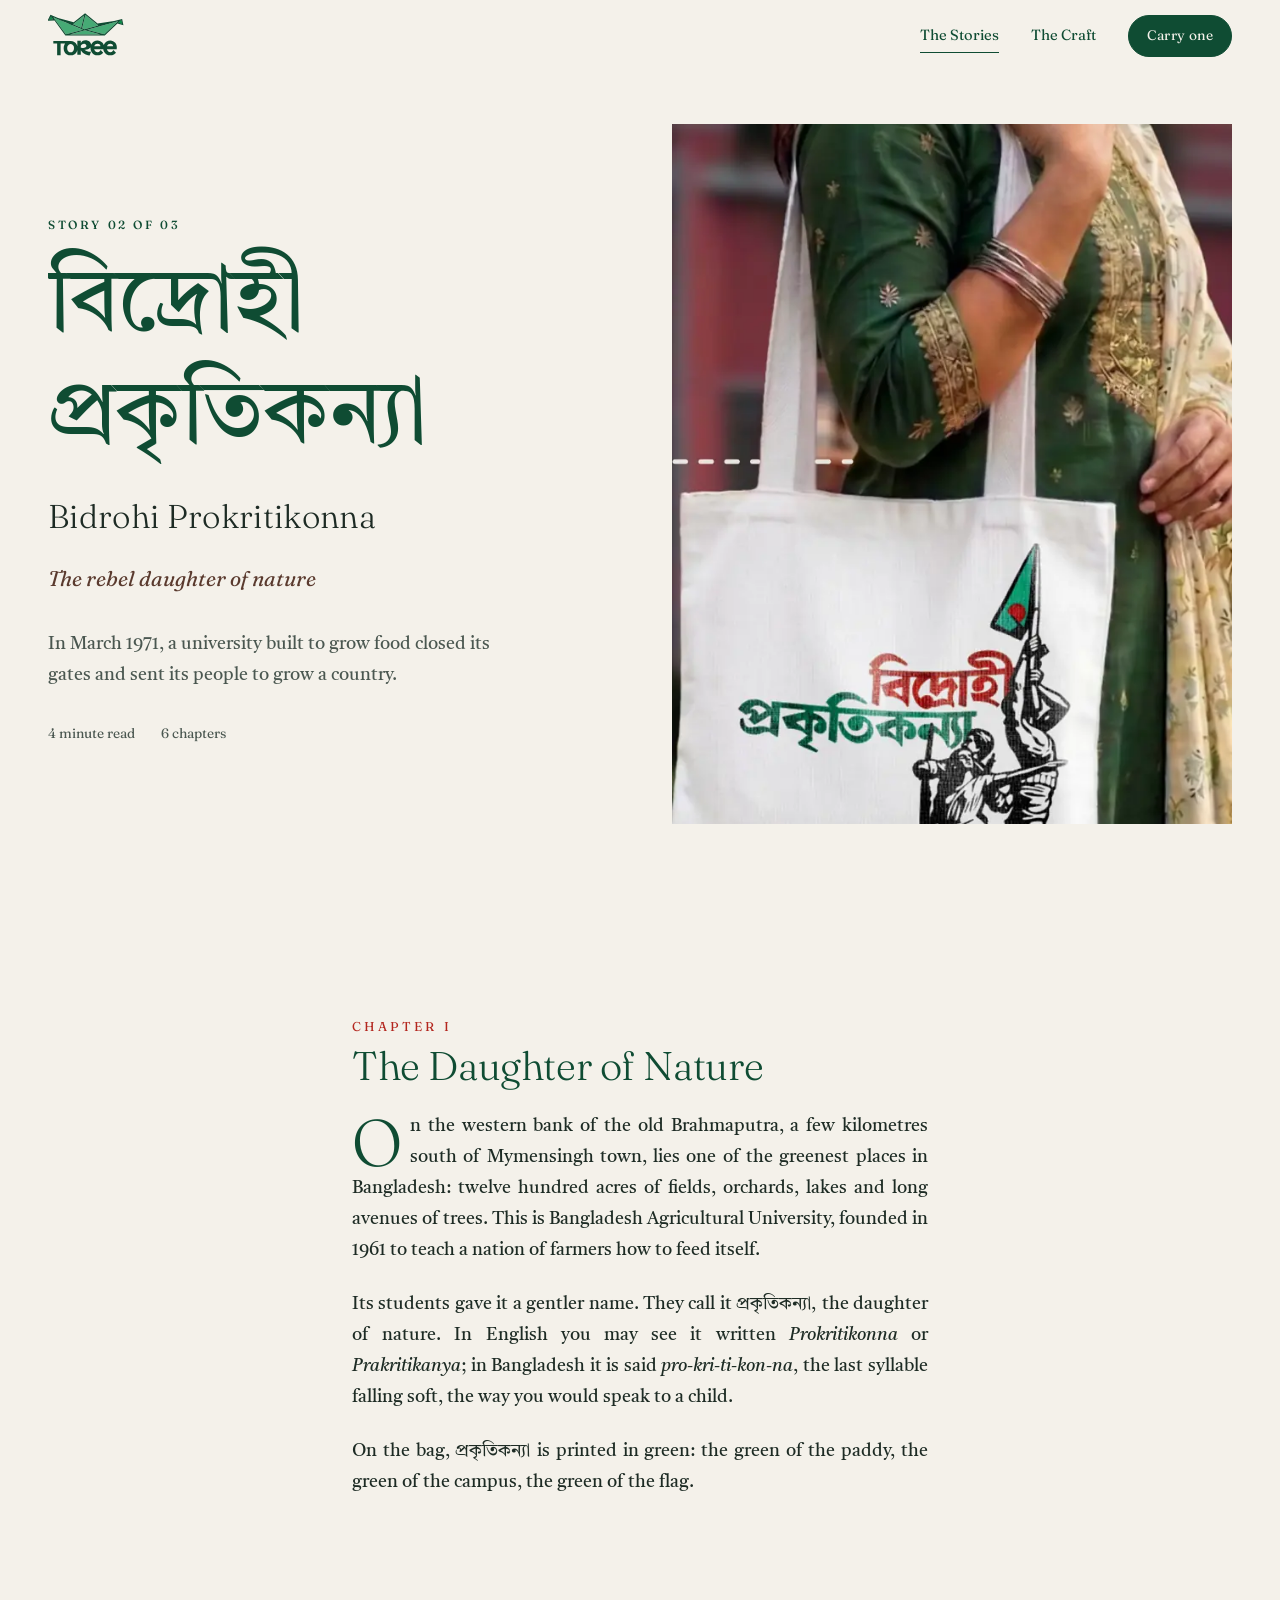
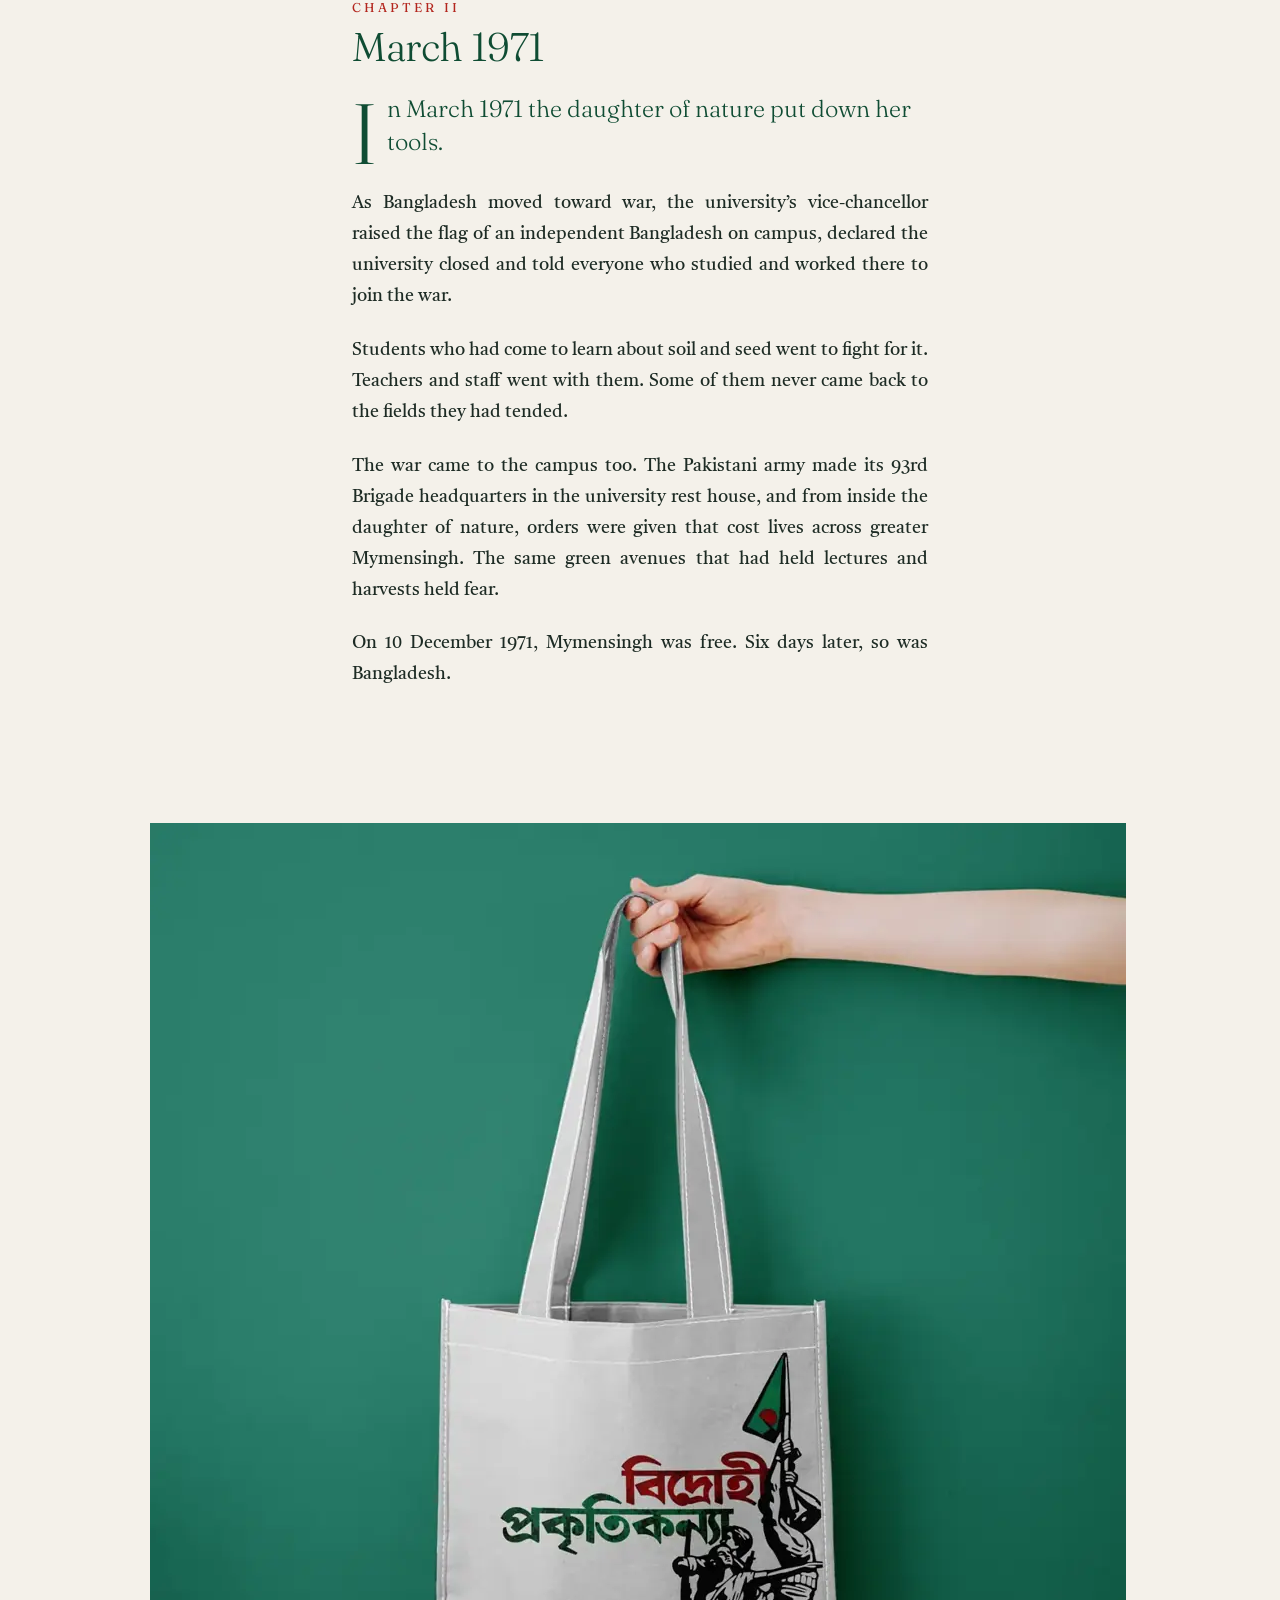
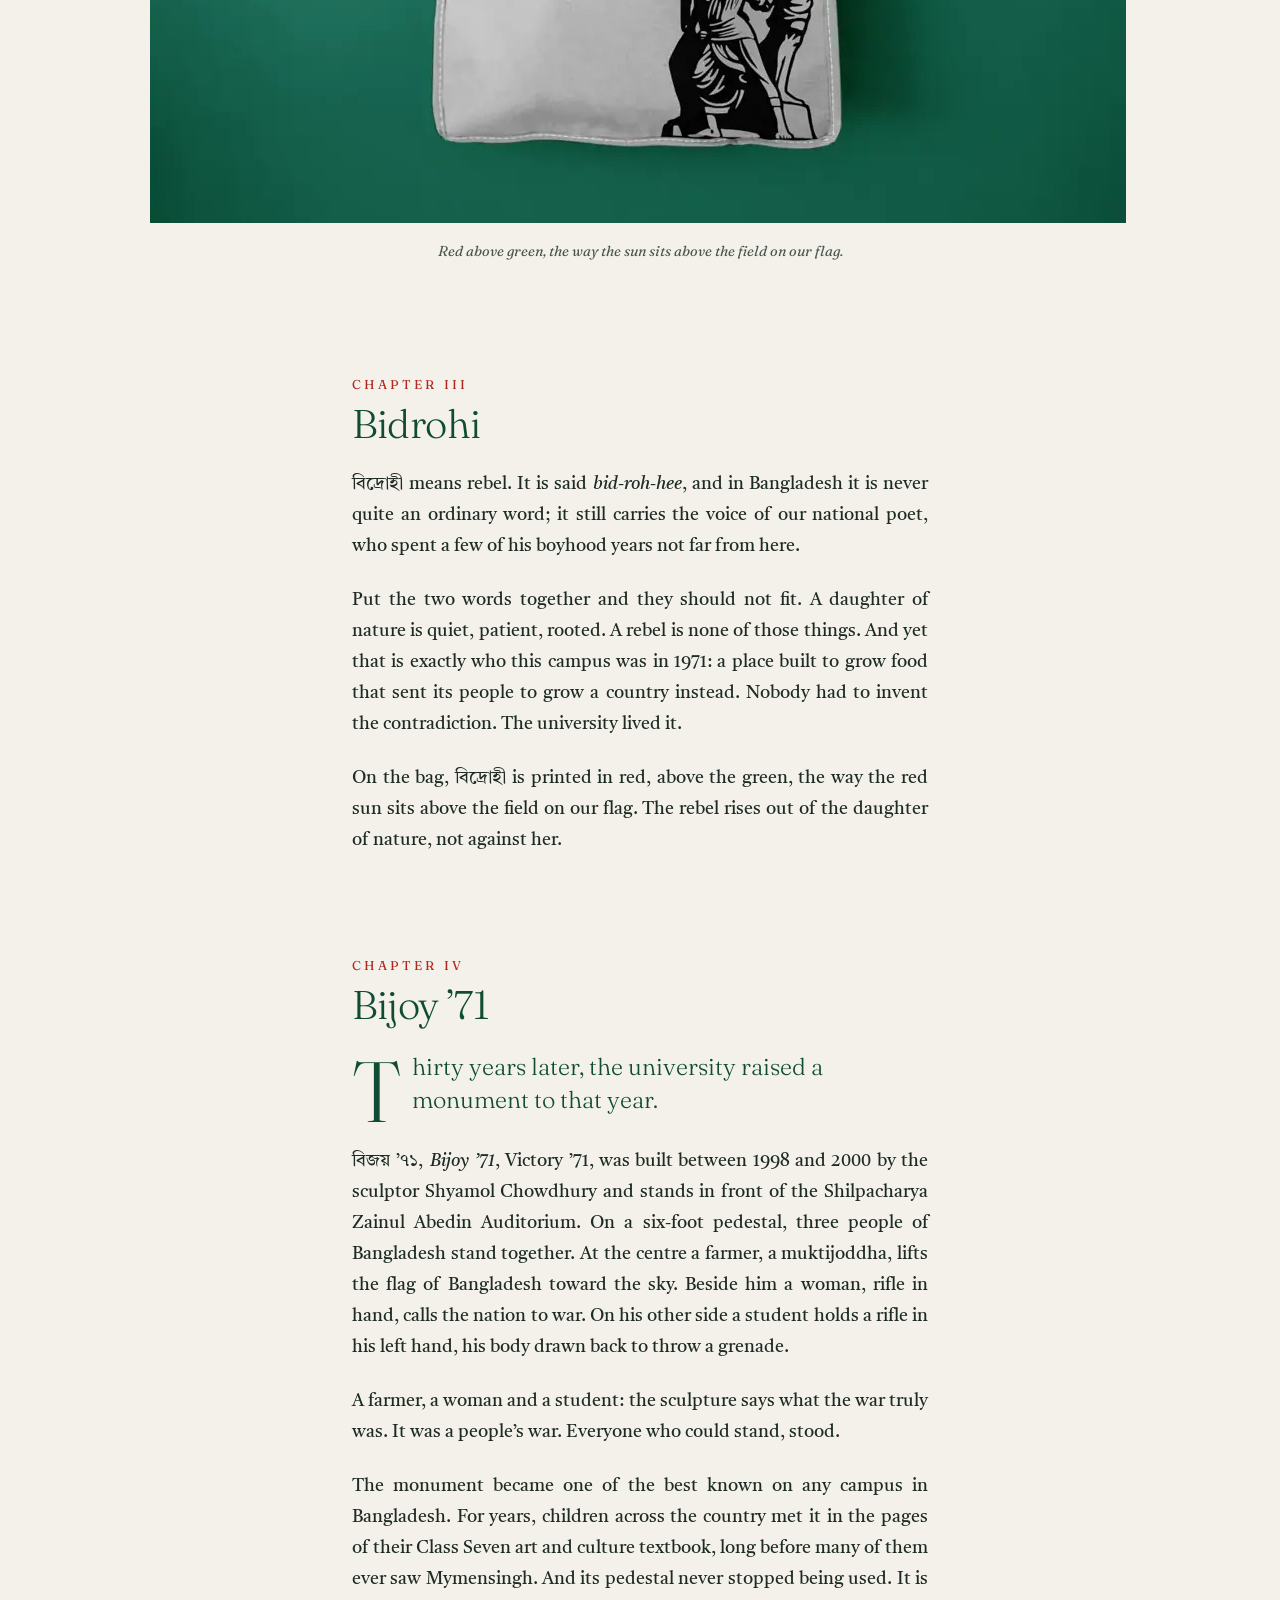
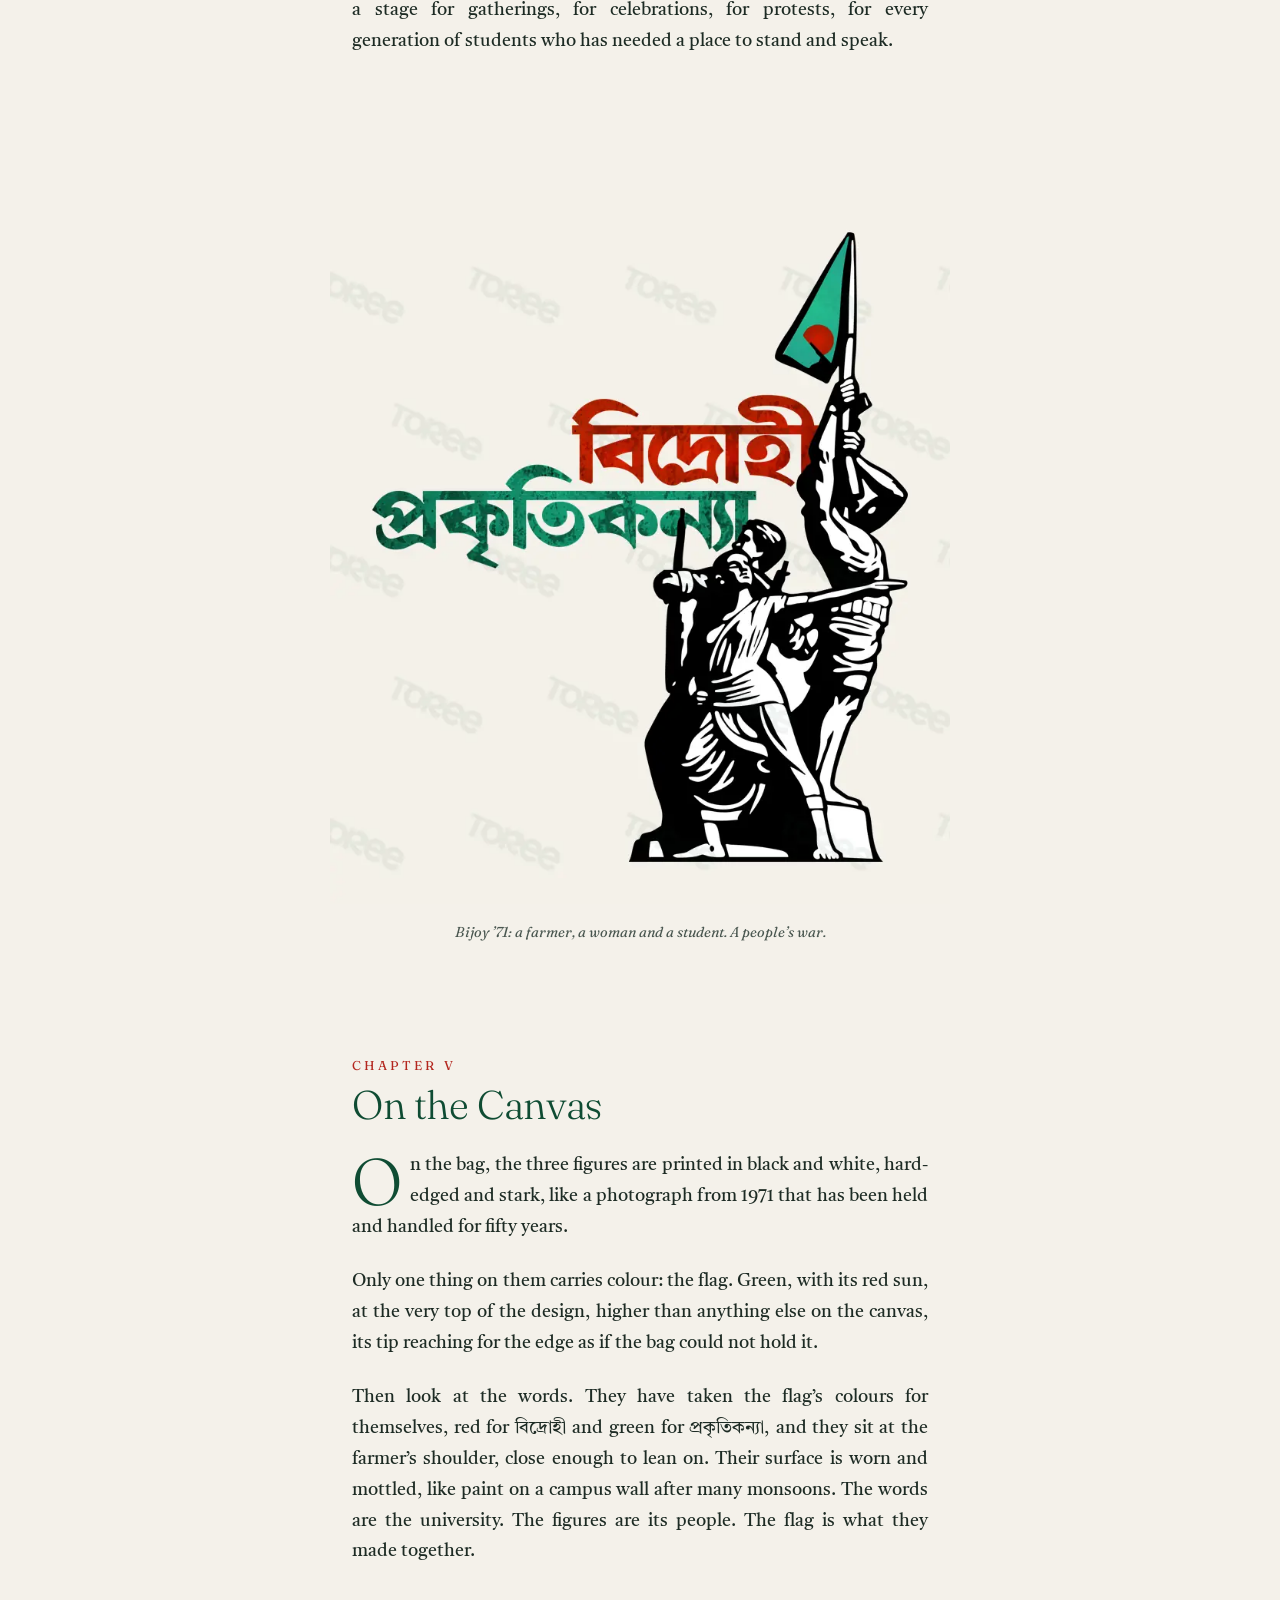
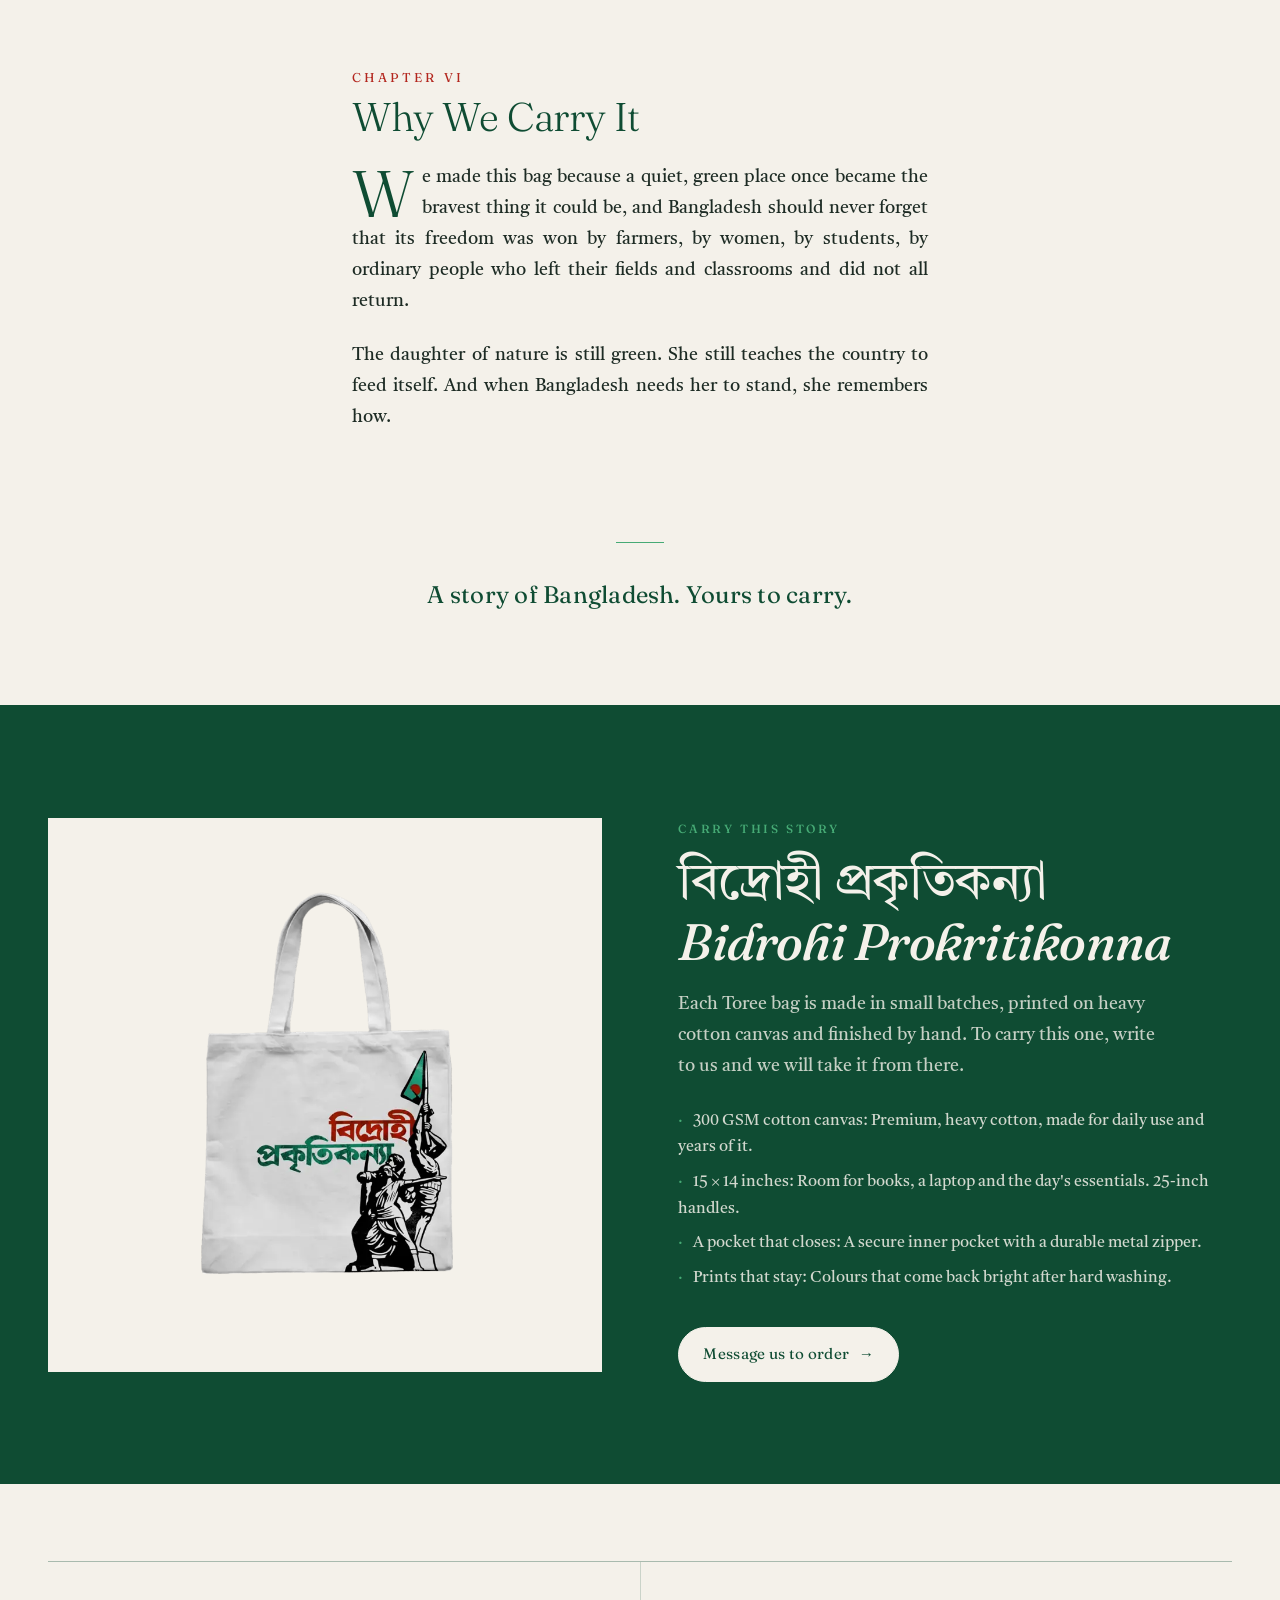
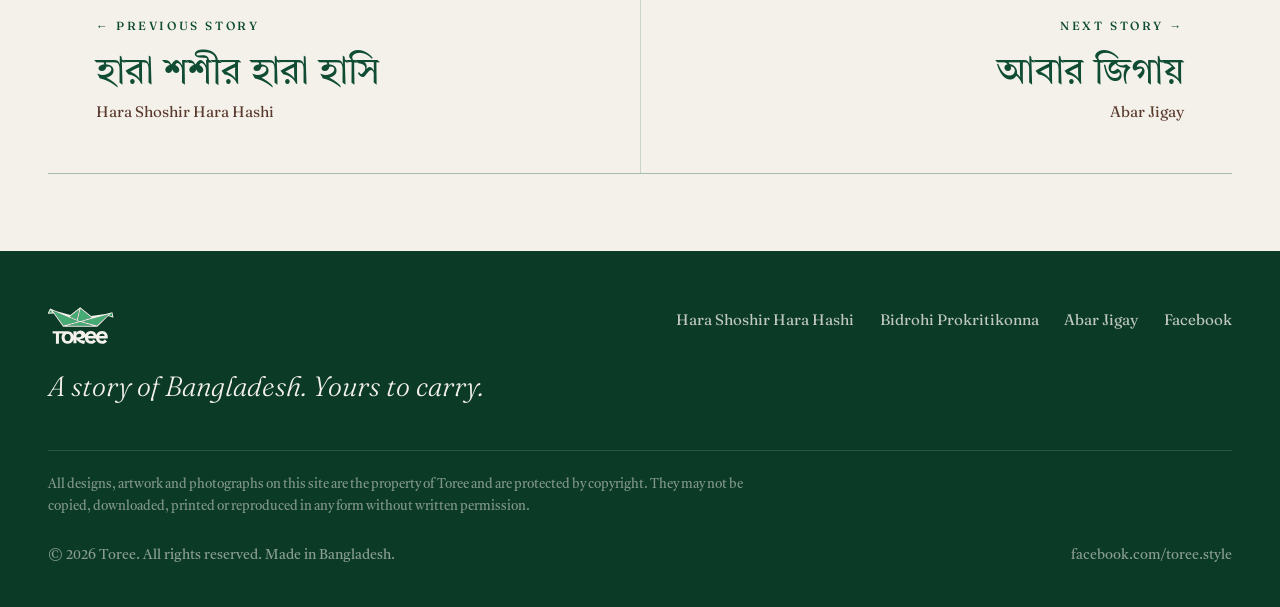
<file: stories/bidrohi-prokritikonna.html>
<!doctype html>
<html lang="en">
<head>
<meta charset="utf-8">
<meta name="viewport" content="width=device-width, initial-scale=1">
<title>Bidrohi Prokritikonna (বিদ্রোহী প্রকৃতিকন্যা) | A Toree story bag</title>
<meta name="description" content="In March 1971, a university built to grow food closed its gates and sent its people to grow a country. The story behind a Toree canvas tote.">
<meta name="robots" content="index, follow, max-image-preview:large, max-snippet:-1">
<link rel="canonical" href="https://toree.art/stories/bidrohi-prokritikonna.html">
<meta name="author" content="Toree">
<meta name="theme-color" content="#0f4c33">
<meta property="og:site_name" content="Toree">
<meta property="og:locale" content="en_GB">
<meta property="og:type" content="article">
<meta property="og:url" content="https://toree.art/stories/bidrohi-prokritikonna.html">
<meta property="og:title" content="Bidrohi Prokritikonna (বিদ্রোহী প্রকৃতিকন্যা) | A Toree story bag">
<meta property="og:description" content="In March 1971, a university built to grow food closed its gates and sent its people to grow a country. The story behind a Toree canvas tote.">
<meta property="og:image" content="https://toree.art/assets/img/og-bidrohi-prokritikonna.jpg">
<meta property="og:image:type" content="image/jpeg">
<meta property="og:image:width" content="1200">
<meta property="og:image:height" content="630">
<meta property="og:image:alt" content="The Bidrohi Prokritikonna tote bag by Toree">
<meta property="article:published_time" content="2026-11-23">
<meta property="article:modified_time" content="2026-11-25">
<meta property="article:author" content="https://www.facebook.com/toree.style">
<meta name="twitter:card" content="summary_large_image">
<meta name="twitter:title" content="Bidrohi Prokritikonna (বিদ্রোহী প্রকৃতিকন্যা) | A Toree story bag">
<meta name="twitter:description" content="In March 1971, a university built to grow food closed its gates and sent its people to grow a country. The story behind a Toree canvas tote.">
<meta name="twitter:image" content="https://toree.art/assets/img/og-bidrohi-prokritikonna.jpg">
<link rel="icon" href="../favicon.ico" sizes="48x48">
<link rel="icon" href="../assets/logo/toree_logomark.svg" type="image/svg+xml">
<link rel="apple-touch-icon" href="../assets/icons/apple-touch-icon.png">
<link rel="manifest" href="../site.webmanifest">
<script type="application/ld+json">{"@context":"https://schema.org","@graph":[{"@type":"Organization","@id":"https://toree.art/#organization","name":"Toree","alternateName":"তরী","url":"https://toree.art/","logo":"https://toree.art/assets/icons/icon-512.png","image":"https://toree.art/assets/img/og.jpg","description":"Toree makes cotton canvas tote bags in Bangladesh, each printed with a story of the country.","sameAs":["https://www.facebook.com/toree.style"],"areaServed":{"@type":"Country","name":"Bangladesh"},"contactPoint":{"@type":"ContactPoint","contactType":"customer service","url":"https://m.me/toree.style","availableLanguage":["en","bn"]}},{"@type":"Article","@id":"https://toree.art/stories/bidrohi-prokritikonna.html#article","headline":"Bidrohi Prokritikonna: The rebel daughter of nature","alternativeHeadline":"বিদ্রোহী প্রকৃতিকন্যা","description":"In March 1971, a university built to grow food closed its gates and sent its people to grow a country.","abstract":"The green campus Bangladesh calls the daughter of nature, the war that made her a rebel, and the farmer, the woman and the student who still hold the flag to the sky.","image":["https://toree.art/assets/img/bidrohi-prokritikonna-life.webp","https://toree.art/assets/img/bidrohi-prokritikonna-art.webp","https://toree.art/assets/img/bidrohi-prokritikonna-bag.webp","https://toree.art/assets/img/og-bidrohi-prokritikonna.jpg"],"datePublished":"2026-11-23","dateModified":"2026-11-25","author":{"@id":"https://toree.art/#organization"},"publisher":{"@id":"https://toree.art/#organization"},"mainEntityOfPage":"https://toree.art/stories/bidrohi-prokritikonna.html","url":"https://toree.art/stories/bidrohi-prokritikonna.html","inLanguage":"en","wordCount":833,"timeRequired":"PT4M","about":{"@type":"Thing","name":"Bangladesh"},"isPartOf":{"@id":"https://toree.art/#website"}},{"@type":"BreadcrumbList","itemListElement":[{"@type":"ListItem","position":1,"name":"Toree","item":"https://toree.art/"},{"@type":"ListItem","position":2,"name":"The Stories","item":"https://toree.art/#stories"},{"@type":"ListItem","position":3,"name":"Bidrohi Prokritikonna","item":"https://toree.art/stories/bidrohi-prokritikonna.html"}]}]}</script>
<link rel="preconnect" href="https://fonts.googleapis.com">
<link rel="preconnect" href="https://fonts.gstatic.com" crossorigin>
<link href="https://fonts.googleapis.com/css2?family=Fraunces:ital,opsz,wght@0,9..144,300..600;1,9..144,300..600&family=Tiro+Bangla:ital@0;1&display=swap" rel="stylesheet">
<link rel="stylesheet" href="../assets/css/site.css">
</head>
<body data-story="bidrohi-prokritikonna">
<div class="progress" aria-hidden="true"></div>
<a class="skip" href="#main">Skip to content</a>
<header class="site-header">
  <div class="wrap">
    <a class="brand" href="../" aria-label="Toree, home"><img src="../assets/logo/toree_full-logo.svg" alt="Toree" width="76" height="46"></a>
    <button class="nav-toggle" aria-expanded="false" aria-controls="site-nav" aria-label="Menu"><span></span><span></span><span></span></button>
    <nav class="nav" id="site-nav" aria-label="Main">
      <a href="../#stories" aria-current="page">The Stories</a>
      <a href="../#craft">The Craft</a>
      <a class="btn small" href="../#order">Carry one</a>
    </nav>
  </div>
</header>
<main id="main">
<section class="story-hero">
  <div class="wrap">
    <div>
      <p class="eyebrow intro" style="--i:0">Story 02 of 03</p>
      <h1><span class="line"><span style="--i:1"><span class="bn" lang="bn">বিদ্রোহী প্রকৃতিকন্যা</span></span></span><span class="line"><span style="--i:2"><span class="ro">Bidrohi Prokritikonna</span></span></span></h1>
      <p class="tagline intro" style="--i:3">The rebel daughter of nature</p>
      <p class="hook intro" style="--i:4">In March 1971, a university built to grow food closed its gates and sent its people to grow a country.</p>
      <div class="meta intro" style="--i:5"><span>4 minute read</span><span>6 chapters</span></div>
    </div>
    <figure class="unveil"><img src="../assets/img/bidrohi-prokritikonna-life.webp" alt="A woman in a green salwar kameez carrying the Bidrohi Prokritikonna tote on her shoulder" width="660" height="1100" fetchpriority="high" style="view-transition-name: vt-bidrohi-prokritikonna"></figure>
  </div>
</section>

<article class="story">
<section class="chapter reveal"><h2><span class="num">CHAPTER I</span><span class="title">The Daughter of Nature</span></h2>
<p class="drop">On the western bank of the old Brahmaputra, a few kilometres south of Mymensingh town, lies one of the greenest places in Bangladesh: twelve hundred acres of fields, orchards, lakes and long avenues of trees. This is Bangladesh Agricultural University, founded in 1961 to teach a nation of farmers how to feed itself.</p>
<p>Its students gave it a gentler name. They call it প্রকৃতিকন্যা, the daughter of nature. In English you may see it written <em>Prokritikonna</em> or <em>Prakritikanya</em>; in Bangladesh it is said <em>pro-kri-ti-kon-na</em>, the last syllable falling soft, the way you would speak to a child.</p>
<p>On the bag, প্রকৃতিকন্যা is printed in green: the green of the paddy, the green of the campus, the green of the flag.</p>
</section>
<section class="chapter reveal"><h2><span class="num">CHAPTER II</span><span class="title">March 1971</span></h2>
<p class="short drop">In March 1971 the daughter of nature put down her tools.</p>
<p>As Bangladesh moved toward war, the university’s vice-chancellor raised the flag of an independent Bangladesh on campus, declared the university closed and told everyone who studied and worked there to join the war.</p>
<p>Students who had come to learn about soil and seed went to fight for it. Teachers and staff went with them. Some of them never came back to the fields they had tended.</p>
<p>The war came to the campus too. The Pakistani army made its 93rd Brigade headquarters in the university rest house, and from inside the daughter of nature, orders were given that cost lives across greater Mymensingh. The same green avenues that had held lectures and harvests held fear.</p>
<p>On 10 December 1971, Mymensingh was free. Six days later, so was Bangladesh.</p>
</section>
<figure class="story-figure reveal">
  <div class="frame"><img src="../assets/img/bidrohi-prokritikonna-hand.webp" alt="The Bidrohi Prokritikonna tote held up against a deep green wall" width="976" height="1000" loading="lazy" decoding="async"></div>
  <figcaption>Red above green, the way the sun sits above the field on our flag.</figcaption>
</figure>
<section class="chapter reveal"><h2><span class="num">CHAPTER III</span><span class="title">Bidrohi</span></h2>
<p>বিদ্রোহী means rebel. It is said <em>bid-roh-hee</em>, and in Bangladesh it is never quite an ordinary word; it still carries the voice of our national poet, who spent a few of his boyhood years not far from here.</p>
<p>Put the two words together and they should not fit. A daughter of nature is quiet, patient, rooted. A rebel is none of those things. And yet that is exactly who this campus was in 1971: a place built to grow food that sent its people to grow a country instead. Nobody had to invent the contradiction. The university lived it.</p>
<p>On the bag, বিদ্রোহী is printed in red, above the green, the way the red sun sits above the field on our flag. The rebel rises out of the daughter of nature, not against her.</p>
</section>
<section class="chapter reveal"><h2><span class="num">CHAPTER IV</span><span class="title">Bijoy ’71</span></h2>
<p class="short drop">Thirty years later, the university raised a monument to that year.</p>
<p>বিজয় ’৭১, <em>Bijoy ’71</em>, Victory ’71, was built between 1998 and 2000 by the sculptor Shyamol Chowdhury and stands in front of the Shilpacharya Zainul Abedin Auditorium. On a six-foot pedestal, three people of Bangladesh stand together. At the centre a farmer, a muktijoddha, lifts the flag of Bangladesh toward the sky. Beside him a woman, rifle in hand, calls the nation to war. On his other side a student holds a rifle in his left hand, his body drawn back to throw a grenade.</p>
<p>A farmer, a woman and a student: the sculpture says what the war truly was. It was a people’s war. Everyone who could stand, stood.</p>
<p>The monument became one of the best known on any campus in Bangladesh. For years, children across the country met it in the pages of their Class Seven art and culture textbook, long before many of them ever saw Mymensingh. And its pedestal never stopped being used. It is a stage for gatherings, for celebrations, for protests, for every generation of students who has needed a place to stand and speak.</p>
</section>
<figure class="story-figure art reveal">
  <div class="frame"><img src="../assets/img/bidrohi-prokritikonna-art.webp" alt="The Bidrohi Prokritikonna design artwork" width="807" height="930" loading="lazy" decoding="async"></div>
  <figcaption>Bijoy ’71: a farmer, a woman and a student. A people’s war.</figcaption>
</figure>
<section class="chapter reveal"><h2><span class="num">CHAPTER V</span><span class="title">On the Canvas</span></h2>
<p class="drop">On the bag, the three figures are printed in black and white, hard-edged and stark, like a photograph from 1971 that has been held and handled for fifty years.</p>
<p>Only one thing on them carries colour: the flag. Green, with its red sun, at the very top of the design, higher than anything else on the canvas, its tip reaching for the edge as if the bag could not hold it.</p>
<p>Then look at the words. They have taken the flag’s colours for themselves, red for বিদ্রোহী and green for প্রকৃতিকন্যা, and they sit at the farmer’s shoulder, close enough to lean on. Their surface is worn and mottled, like paint on a campus wall after many monsoons. The words are the university. The figures are its people. The flag is what they made together.</p>
</section>
<section class="chapter reveal"><h2><span class="num">CHAPTER VI</span><span class="title">Why We Carry It</span></h2>
<p class="drop">We made this bag because a quiet, green place once became the bravest thing it could be, and Bangladesh should never forget that its freedom was won by farmers, by women, by students, by ordinary people who left their fields and classrooms and did not all return.</p>
<p>The daughter of nature is still green. She still teaches the country to feed itself. And when Bangladesh needs her to stand, she remembers how.</p>
</section>
<div class="coda reveal"><p class="sign">A story of Bangladesh. Yours to carry.</p></div>
</article>
<section class="carry" id="carry">
  <div class="wrap">
    <div class="bag reveal"><img src="../assets/img/bidrohi-prokritikonna-bag.webp" alt="The Bidrohi Prokritikonna tote bag, cotton canvas" width="820" height="820" loading="lazy" decoding="async"></div>
    <div class="reveal">
      <p class="eyebrow">Carry this story</p>
      <h2><span lang="bn">বিদ্রোহী প্রকৃতিকন্যা</span><br><em>Bidrohi Prokritikonna</em></h2>
      <p>Each Toree bag is made in small batches, printed on heavy cotton canvas and finished by hand. To carry this one, write to us and we will take it from there.</p>
      <ul><li>300 GSM cotton canvas: Premium, heavy cotton, made for daily use and years of it.</li><li>15 × 14 inches: Room for books, a laptop and the day's essentials. 25-inch handles.</li><li>A pocket that closes: A secure inner pocket with a durable metal zipper.</li><li>Prints that stay: Colours that come back bright after hard washing.</li></ul>
      <div class="actions">
        <a class="btn light" href="https://m.me/toree.style" target="_blank" rel="noopener">Message us to order <span class="arrow" aria-hidden="true">&rarr;</span></a>
      </div>
    </div>
  </div>
</section>
<nav class="next-story" aria-label="More stories">
  <div class="wrap">
    <a href="hara-shoshi.html"><span class="eyebrow">&larr; Previous story</span><span class="bn" lang="bn">হারা শশীর হারা হাসি</span><span class="ro">Hara Shoshir Hara Hashi</span></a>
    <a class="next" href="abar-jigay.html"><span class="eyebrow">Next story &rarr;</span><span class="bn" lang="bn">আবার জিগায়</span><span class="ro">Abar Jigay</span></a>
  </div>
</nav>
</main>
<footer class="site-footer">
  <div class="wrap">
    <div class="top">
      <div>
        <img class="logo-light" src="../assets/logo/toree_full-logo-light.svg" alt="Toree" width="66" height="40">
        <p class="sign">A story of Bangladesh. Yours to carry.</p>
      </div>
      <nav aria-label="Stories"><a href="../stories/hara-shoshi.html">Hara Shoshir Hara Hashi</a><a href="../stories/bidrohi-prokritikonna.html">Bidrohi Prokritikonna</a><a href="../stories/abar-jigay.html">Abar Jigay</a><a href="https://www.facebook.com/toree.style" rel="noopener" target="_blank">Facebook</a></nav>
    </div>
    <p class="legal">All designs, artwork and photographs on this site are the property of Toree and are protected by copyright. They may not be copied, downloaded, printed or reproduced in any form without written permission.</p>
    <div class="bottom"><span>&copy; 2026 Toree. All rights reserved. Made in Bangladesh.</span><span>facebook.com/toree.style</span></div>
  </div>
</footer>
<script src="../assets/js/site.js" defer></script>
</body>
</html>
</file>
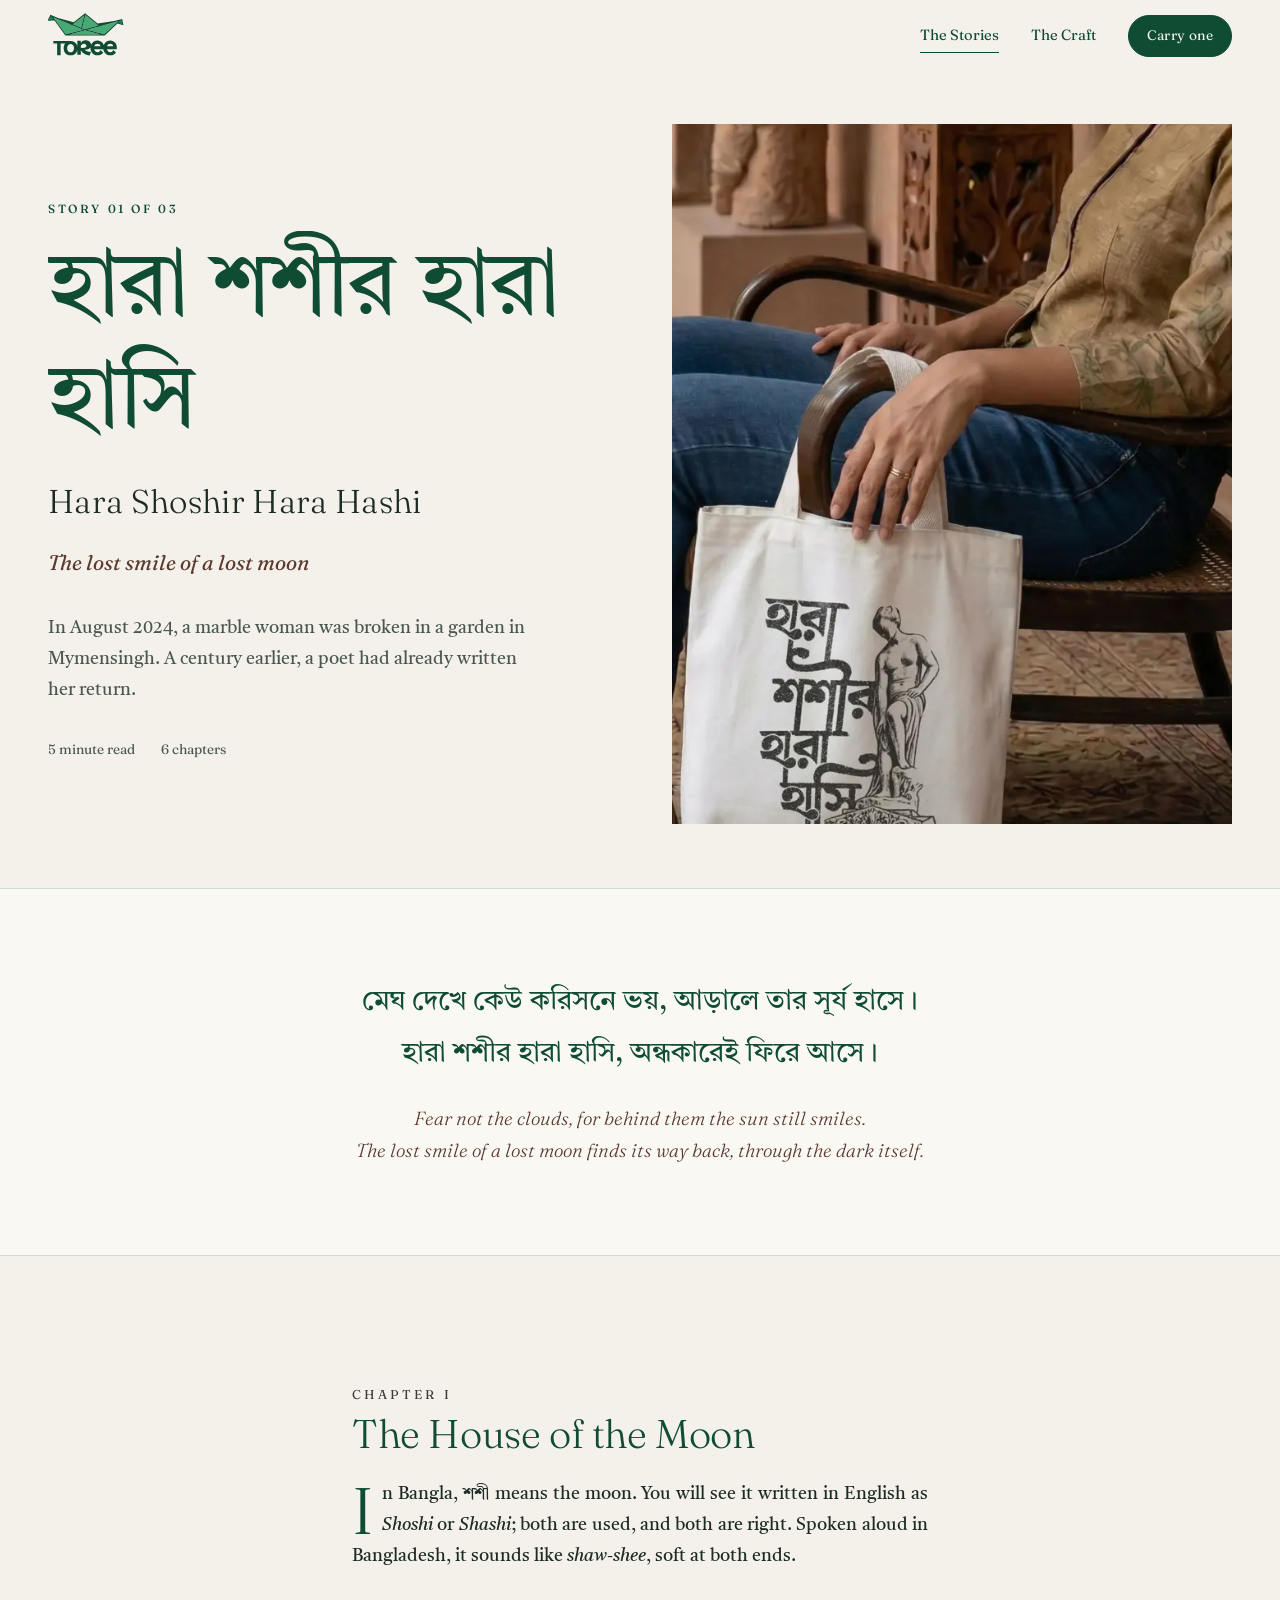
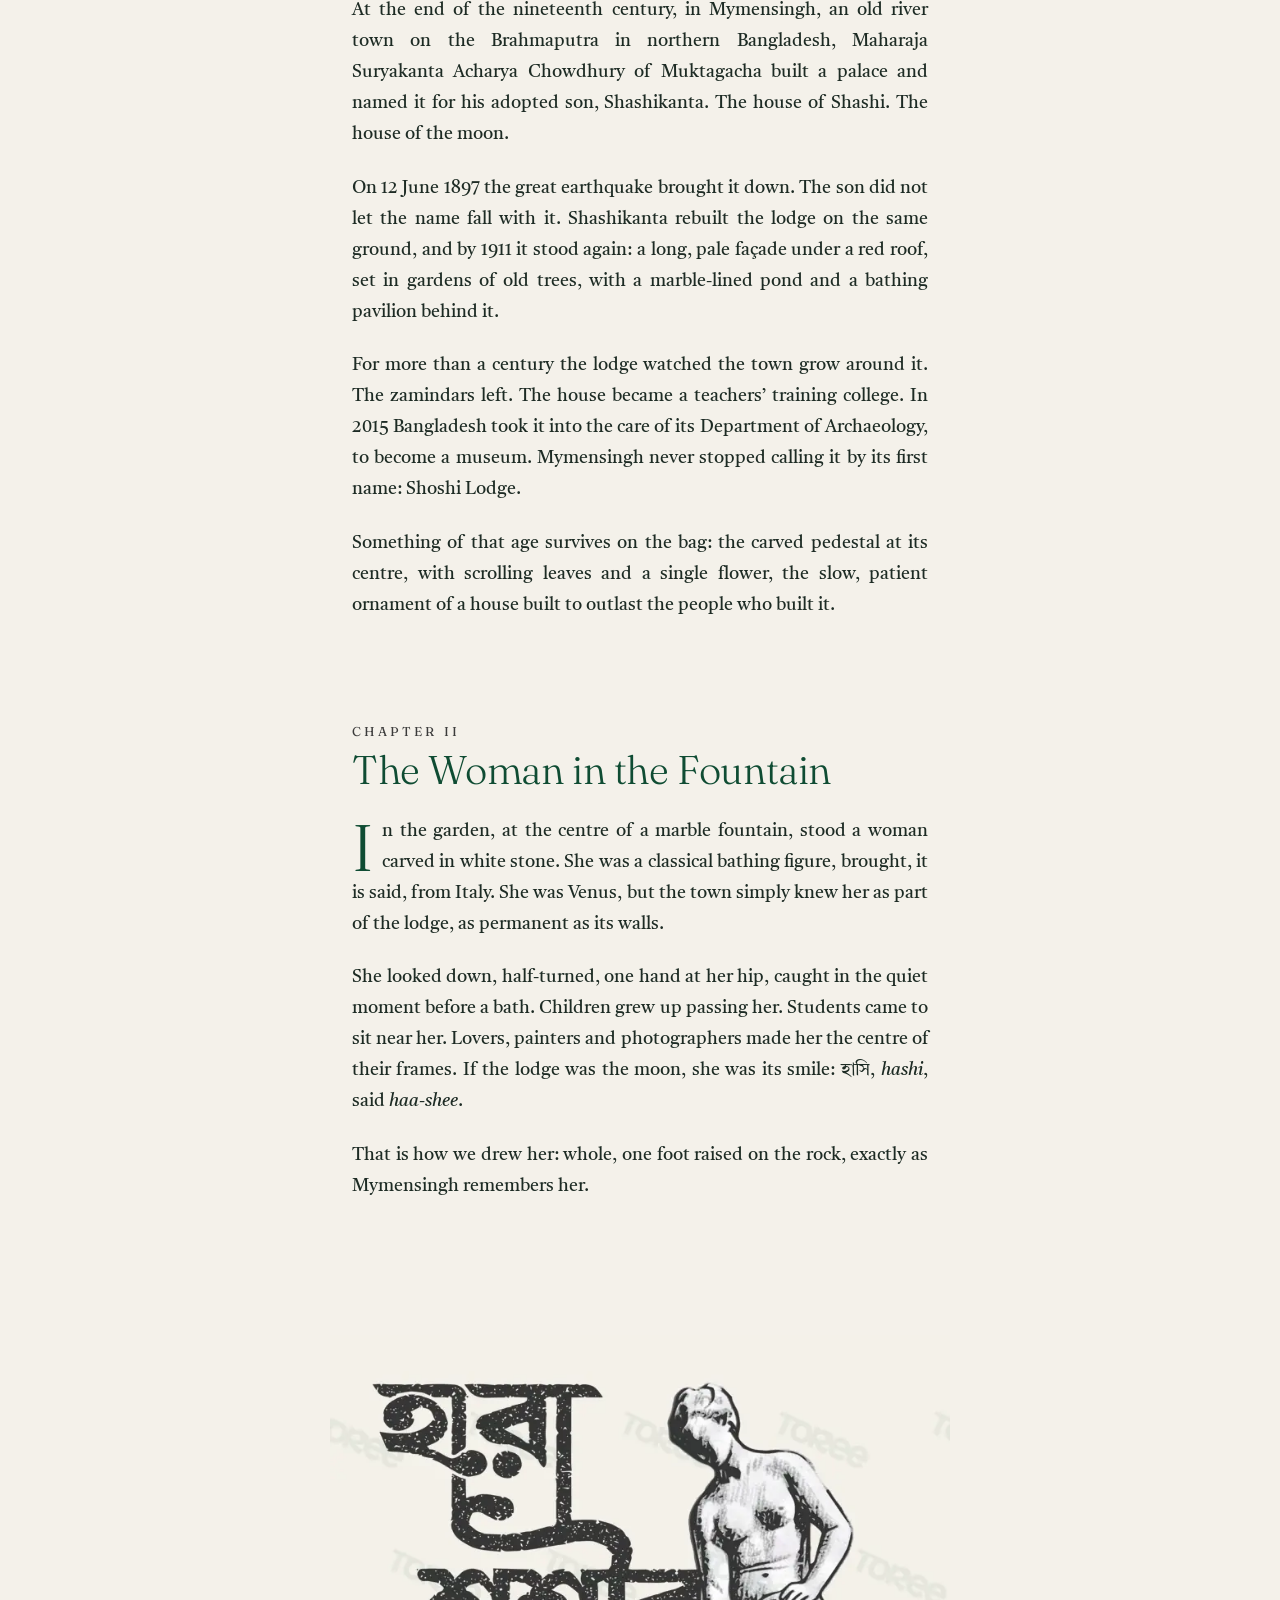
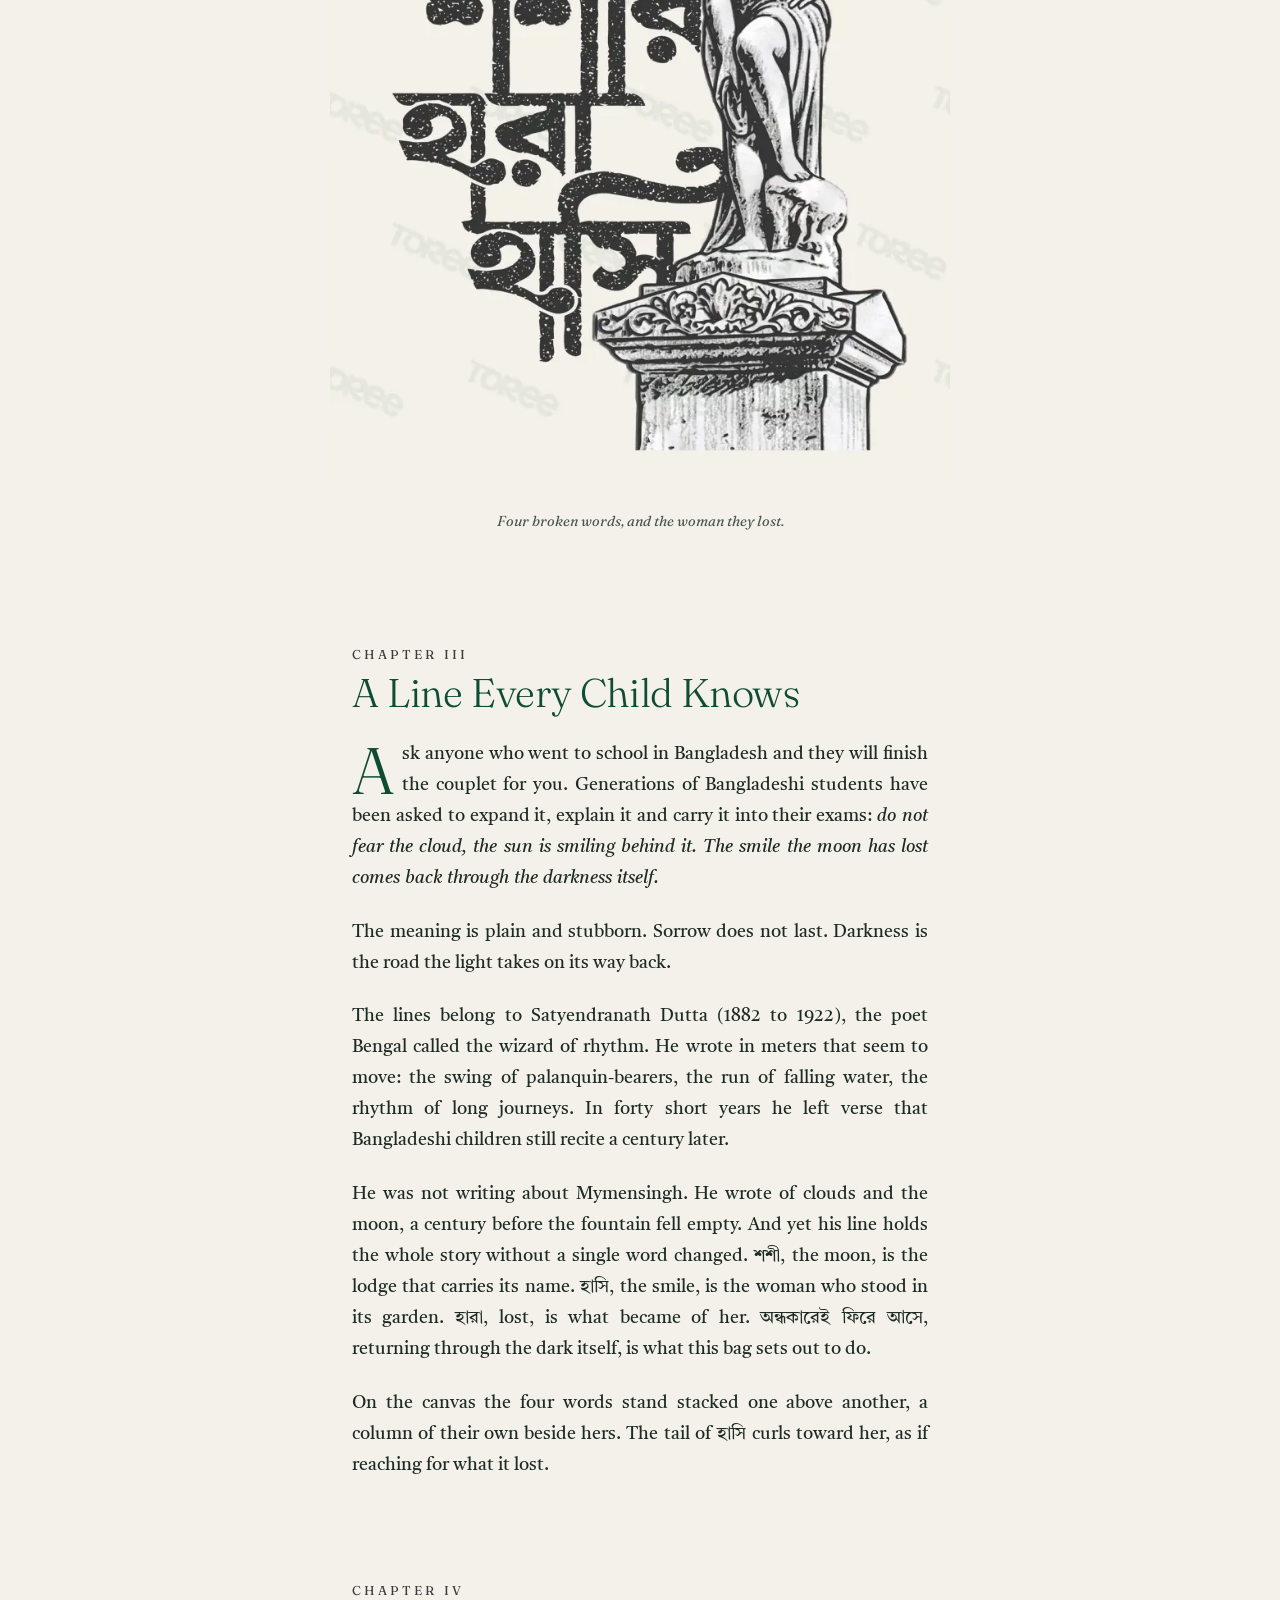
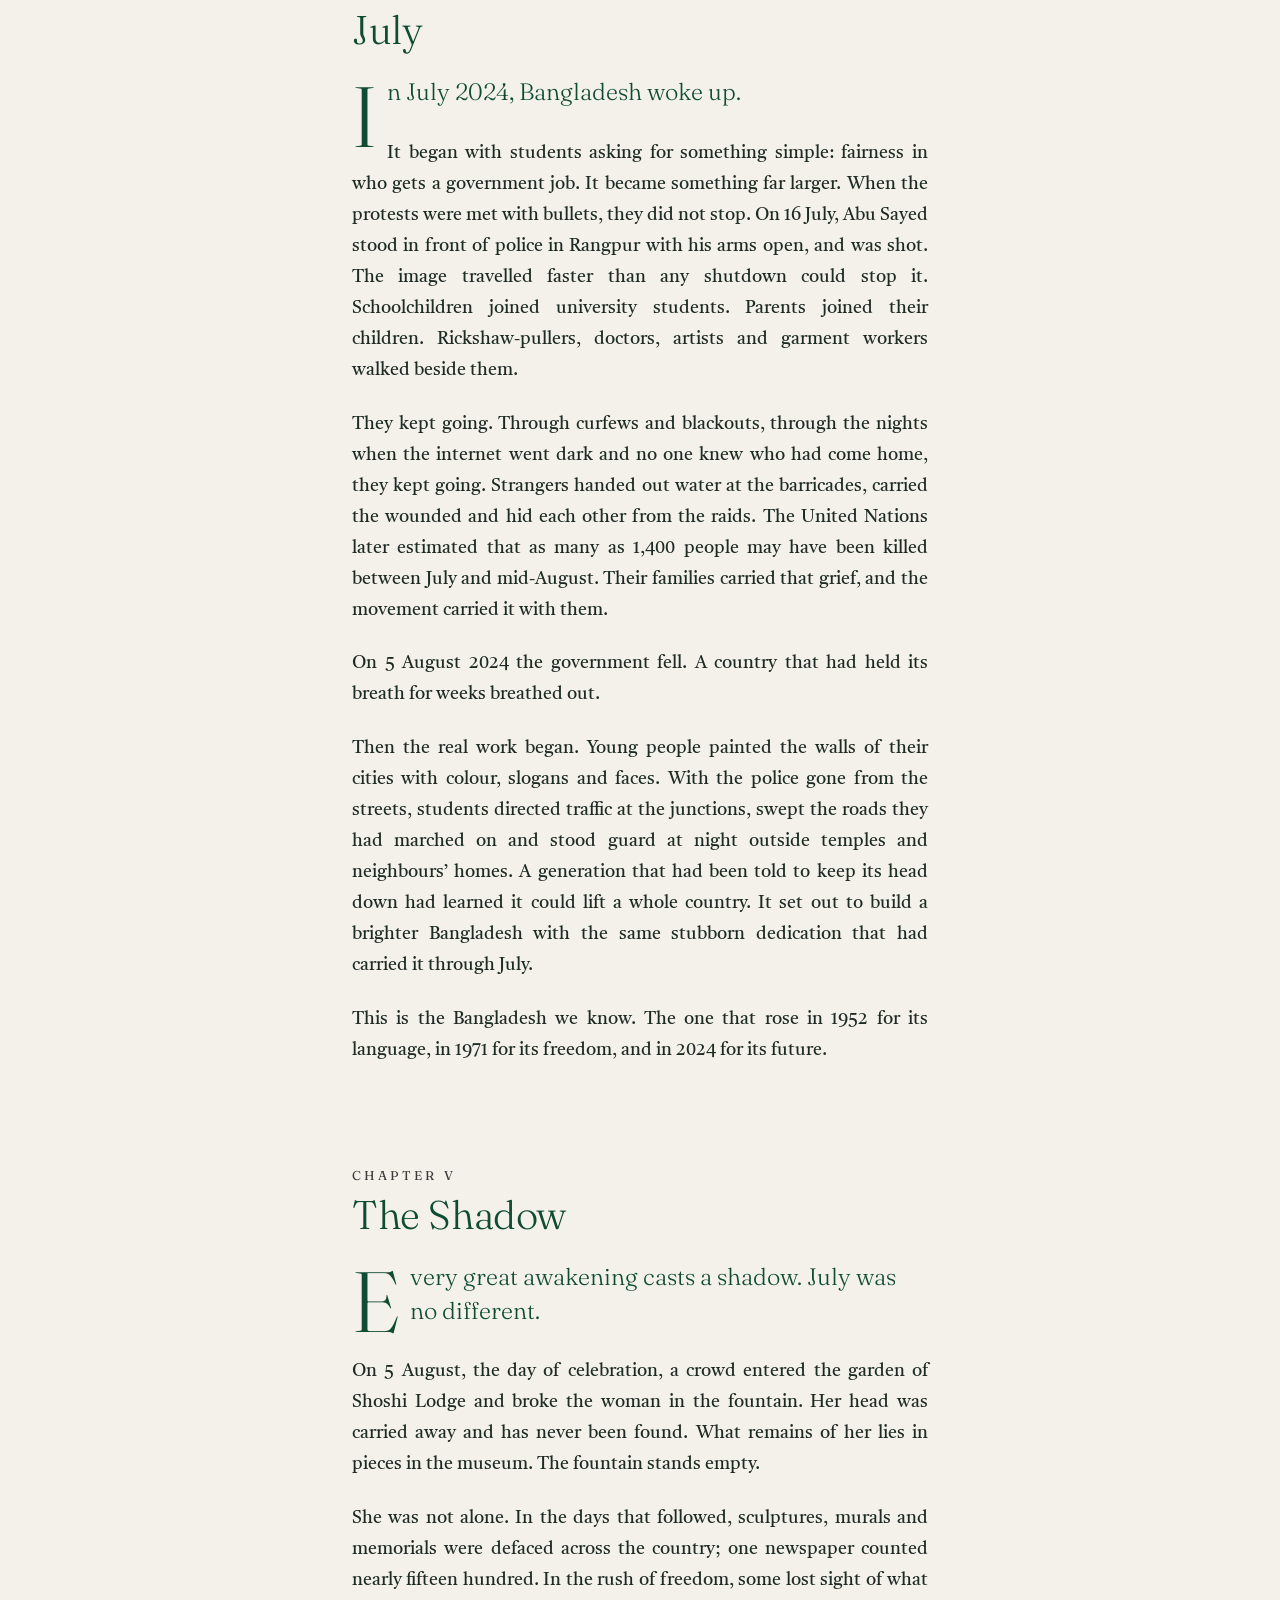
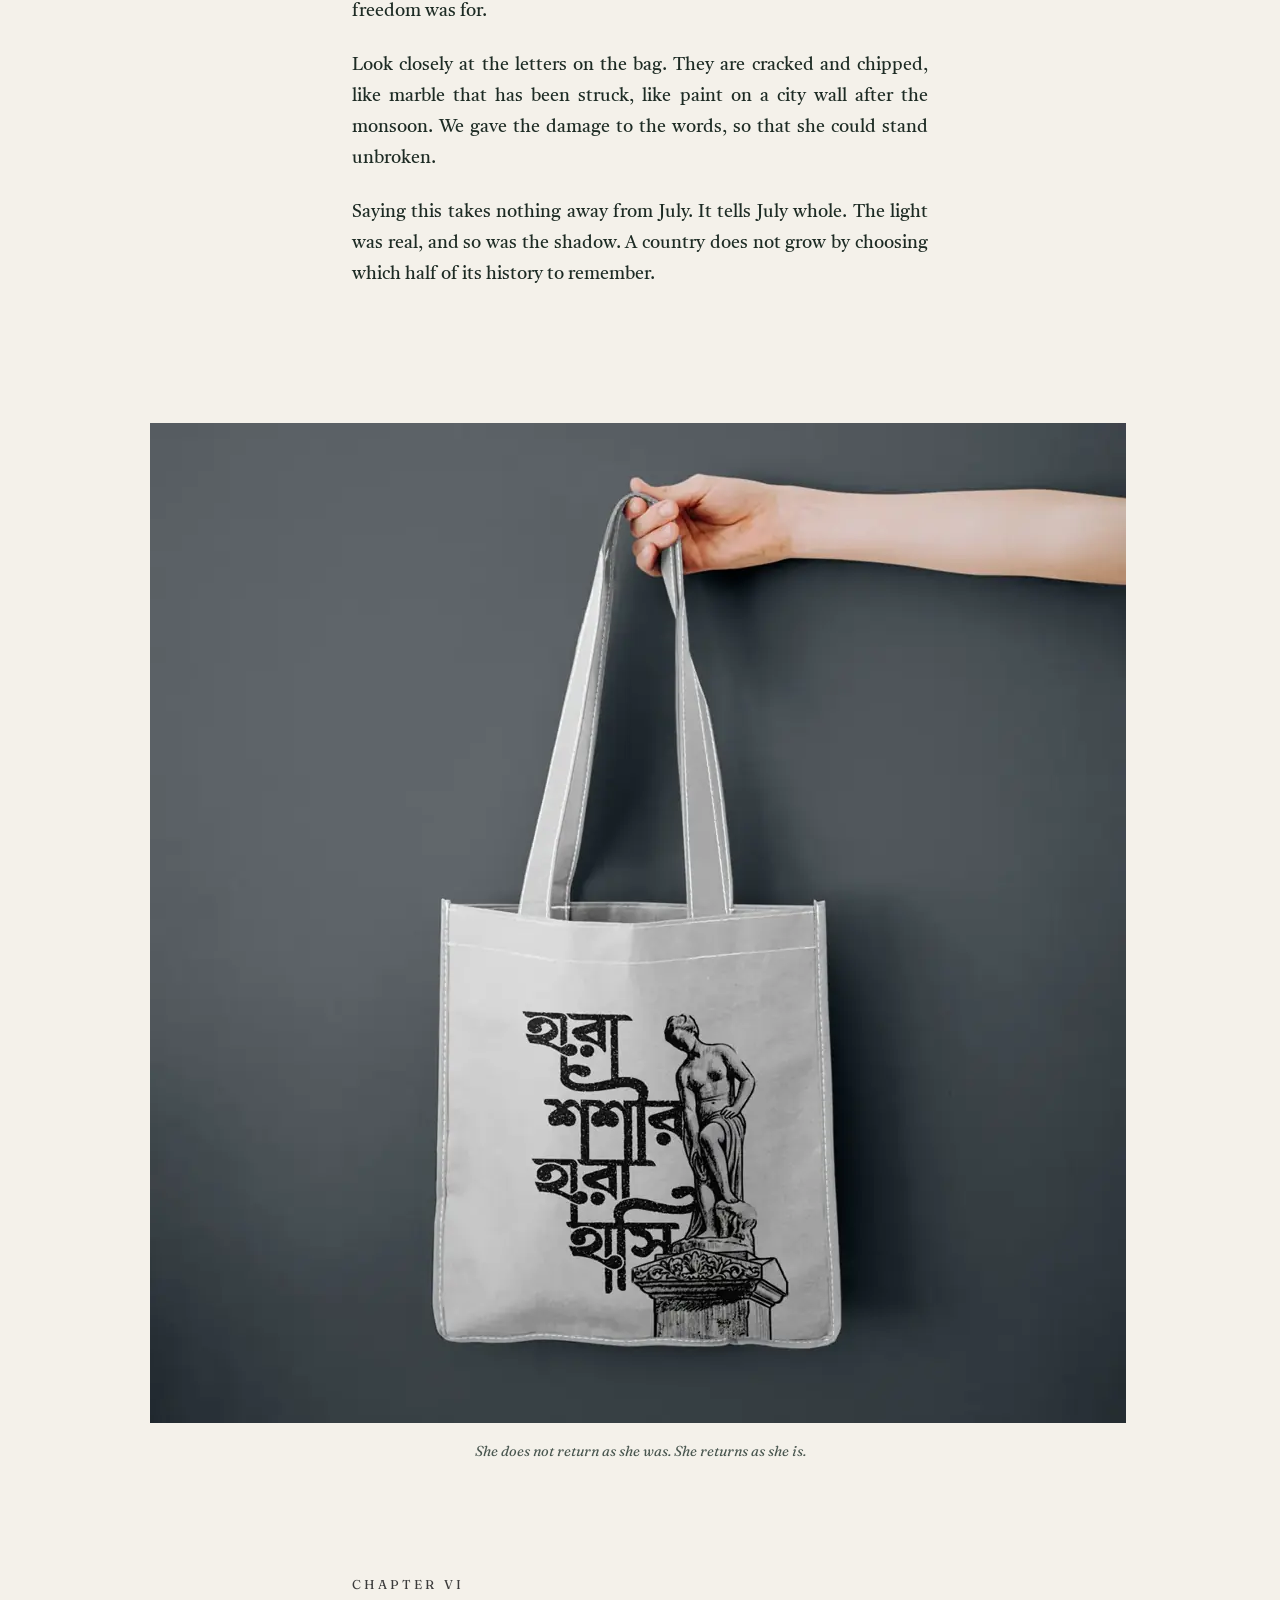
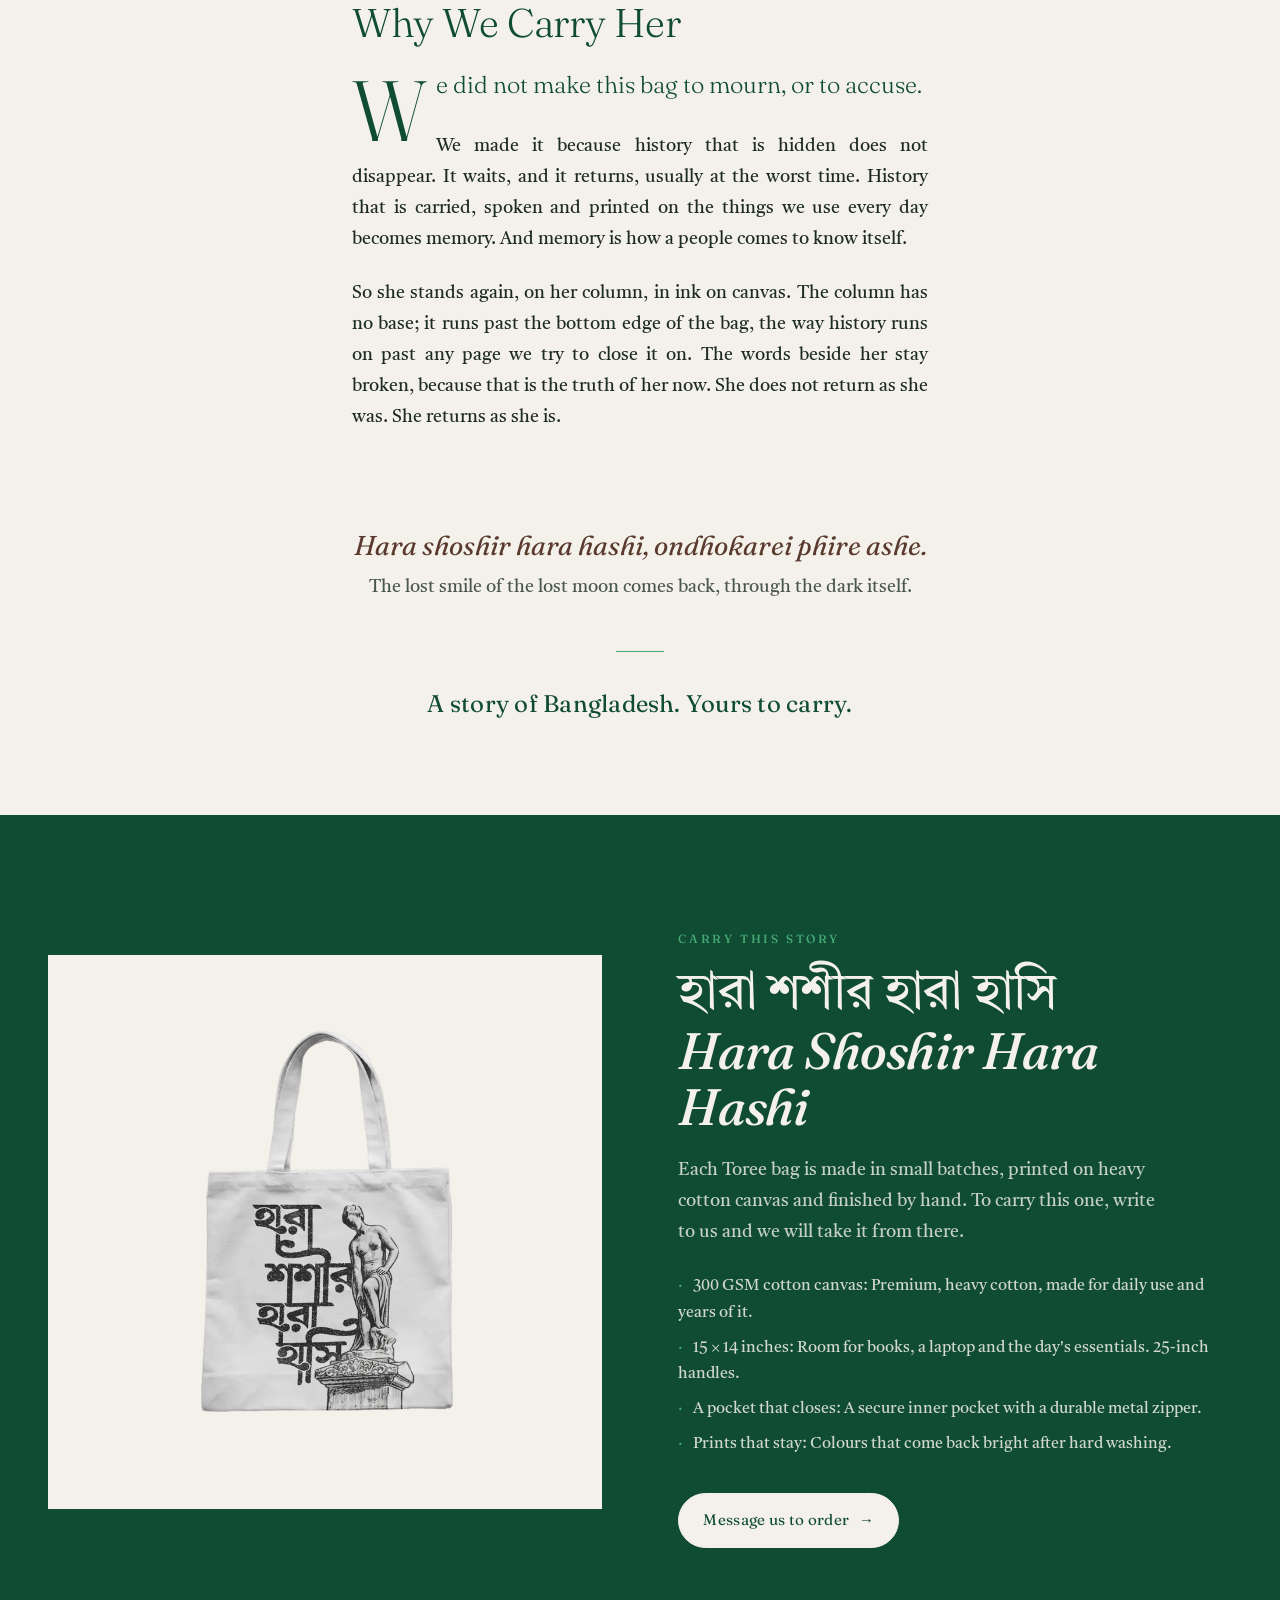
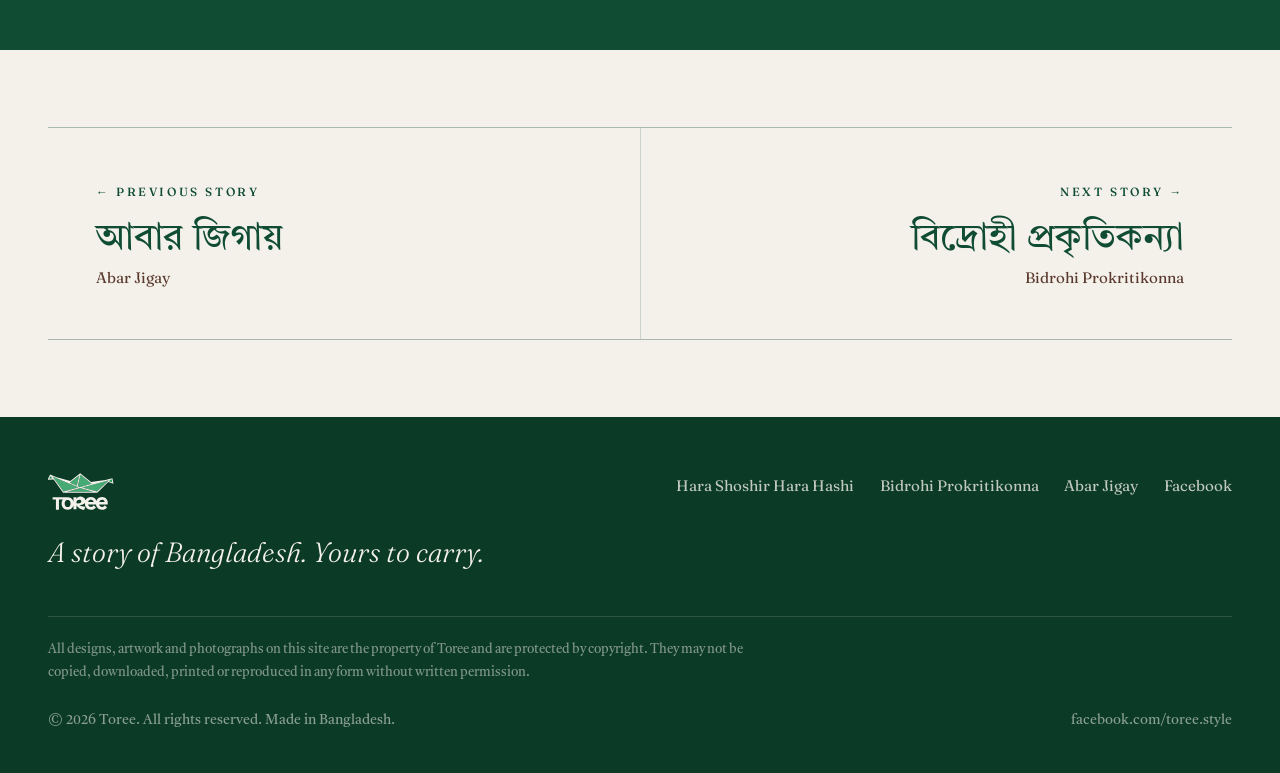
<file: stories/hara-shoshi.html>
<!doctype html>
<html lang="en">
<head>
<meta charset="utf-8">
<meta name="viewport" content="width=device-width, initial-scale=1">
<title>Hara Shoshir Hara Hashi (হারা শশীর হারা হাসি) | A Toree story bag</title>
<meta name="description" content="In August 2024, a marble woman was broken in a garden in Mymensingh. A century earlier, a poet had already written her return. The story behind a Toree canvas tote.">
<meta name="robots" content="index, follow, max-image-preview:large, max-snippet:-1">
<link rel="canonical" href="https://toree.art/stories/hara-shoshi.html">
<meta name="author" content="Toree">
<meta name="theme-color" content="#0f4c33">
<meta property="og:site_name" content="Toree">
<meta property="og:locale" content="en_GB">
<meta property="og:type" content="article">
<meta property="og:url" content="https://toree.art/stories/hara-shoshi.html">
<meta property="og:title" content="Hara Shoshir Hara Hashi (হারা শশীর হারা হাসি) | A Toree story bag">
<meta property="og:description" content="In August 2024, a marble woman was broken in a garden in Mymensingh. A century earlier, a poet had already written her return. The story behind a Toree canvas tote.">
<meta property="og:image" content="https://toree.art/assets/img/og-hara-shoshi.jpg">
<meta property="og:image:type" content="image/jpeg">
<meta property="og:image:width" content="1200">
<meta property="og:image:height" content="630">
<meta property="og:image:alt" content="The Hara Shoshir Hara Hashi tote bag by Toree">
<meta property="article:published_time" content="2026-11-23">
<meta property="article:modified_time" content="2026-11-25">
<meta property="article:author" content="https://www.facebook.com/toree.style">
<meta name="twitter:card" content="summary_large_image">
<meta name="twitter:title" content="Hara Shoshir Hara Hashi (হারা শশীর হারা হাসি) | A Toree story bag">
<meta name="twitter:description" content="In August 2024, a marble woman was broken in a garden in Mymensingh. A century earlier, a poet had already written her return. The story behind a Toree canvas tote.">
<meta name="twitter:image" content="https://toree.art/assets/img/og-hara-shoshi.jpg">
<link rel="icon" href="../favicon.ico" sizes="48x48">
<link rel="icon" href="../assets/logo/toree_logomark.svg" type="image/svg+xml">
<link rel="apple-touch-icon" href="../assets/icons/apple-touch-icon.png">
<link rel="manifest" href="../site.webmanifest">
<script type="application/ld+json">{"@context":"https://schema.org","@graph":[{"@type":"Organization","@id":"https://toree.art/#organization","name":"Toree","alternateName":"তরী","url":"https://toree.art/","logo":"https://toree.art/assets/icons/icon-512.png","image":"https://toree.art/assets/img/og.jpg","description":"Toree makes cotton canvas tote bags in Bangladesh, each printed with a story of the country.","sameAs":["https://www.facebook.com/toree.style"],"areaServed":{"@type":"Country","name":"Bangladesh"},"contactPoint":{"@type":"ContactPoint","contactType":"customer service","url":"https://m.me/toree.style","availableLanguage":["en","bn"]}},{"@type":"Article","@id":"https://toree.art/stories/hara-shoshi.html#article","headline":"Hara Shoshir Hara Hashi: The lost smile of a lost moon","alternativeHeadline":"হারা শশীর হারা হাসি","description":"In August 2024, a marble woman was broken in a garden in Mymensingh. A century earlier, a poet had already written her return.","abstract":"A palace named for the moon, the Venus who stood in its fountain for generations, and the day the brightest revolution in Bangladesh cast its longest shadow.","image":["https://toree.art/assets/img/hara-shoshi-life.webp","https://toree.art/assets/img/hara-shoshi-art.webp","https://toree.art/assets/img/hara-shoshi-bag.webp","https://toree.art/assets/img/og-hara-shoshi.jpg"],"datePublished":"2026-11-23","dateModified":"2026-11-25","author":{"@id":"https://toree.art/#organization"},"publisher":{"@id":"https://toree.art/#organization"},"mainEntityOfPage":"https://toree.art/stories/hara-shoshi.html","url":"https://toree.art/stories/hara-shoshi.html","inLanguage":"en","wordCount":1207,"timeRequired":"PT5M","about":{"@type":"Thing","name":"Bangladesh"},"isPartOf":{"@id":"https://toree.art/#website"}},{"@type":"BreadcrumbList","itemListElement":[{"@type":"ListItem","position":1,"name":"Toree","item":"https://toree.art/"},{"@type":"ListItem","position":2,"name":"The Stories","item":"https://toree.art/#stories"},{"@type":"ListItem","position":3,"name":"Hara Shoshir Hara Hashi","item":"https://toree.art/stories/hara-shoshi.html"}]}]}</script>
<link rel="preconnect" href="https://fonts.googleapis.com">
<link rel="preconnect" href="https://fonts.gstatic.com" crossorigin>
<link href="https://fonts.googleapis.com/css2?family=Fraunces:ital,opsz,wght@0,9..144,300..600;1,9..144,300..600&family=Tiro+Bangla:ital@0;1&display=swap" rel="stylesheet">
<link rel="stylesheet" href="../assets/css/site.css">
</head>
<body data-story="hara-shoshi">
<div class="progress" aria-hidden="true"></div>
<a class="skip" href="#main">Skip to content</a>
<header class="site-header">
  <div class="wrap">
    <a class="brand" href="../" aria-label="Toree, home"><img src="../assets/logo/toree_full-logo.svg" alt="Toree" width="76" height="46"></a>
    <button class="nav-toggle" aria-expanded="false" aria-controls="site-nav" aria-label="Menu"><span></span><span></span><span></span></button>
    <nav class="nav" id="site-nav" aria-label="Main">
      <a href="../#stories" aria-current="page">The Stories</a>
      <a href="../#craft">The Craft</a>
      <a class="btn small" href="../#order">Carry one</a>
    </nav>
  </div>
</header>
<main id="main">
<section class="story-hero">
  <div class="wrap">
    <div>
      <p class="eyebrow intro" style="--i:0">Story 01 of 03</p>
      <h1><span class="line"><span style="--i:1"><span class="bn" lang="bn">হারা শশীর হারা হাসি</span></span></span><span class="line"><span style="--i:2"><span class="ro">Hara Shoshir Hara Hashi</span></span></span></h1>
      <p class="tagline intro" style="--i:3">The lost smile of a lost moon</p>
      <p class="hook intro" style="--i:4">In August 2024, a marble woman was broken in a garden in Mymensingh. A century earlier, a poet had already written her return.</p>
      <div class="meta intro" style="--i:5"><span>5 minute read</span><span>6 chapters</span></div>
    </div>
    <figure class="unveil"><img src="../assets/img/hara-shoshi-life.webp" alt="A woman seated on a wooden chair with the Hara Shoshir Hara Hashi tote resting against her knee" width="682" height="1100" fetchpriority="high" style="view-transition-name: vt-hara-shoshi"></figure>
  </div>
</section>
<section class="epigraph" aria-label="Epigraph"><div class="wrap reveal">
  <p class="bn" lang="bn">মেঘ দেখে কেউ করিসনে ভয়, আড়ালে তার সূর্য হাসে।<br>হারা শশীর হারা হাসি, অন্ধকারেই ফিরে আসে।</p>
  <p class="en">Fear not the clouds, for behind them the sun still smiles.<br>The lost smile of a lost moon finds its way back, through the dark itself.</p>
</div></section>
<article class="story">
<section class="chapter reveal"><h2><span class="num">CHAPTER I</span><span class="title">The House of the Moon</span></h2>
<p class="drop">In Bangla, শশী means the moon. You will see it written in English as <em>Shoshi</em> or <em>Shashi</em>; both are used, and both are right. Spoken aloud in Bangladesh, it sounds like <em>shaw-shee</em>, soft at both ends.</p>
<p>At the end of the nineteenth century, in Mymensingh, an old river town on the Brahmaputra in northern Bangladesh, Maharaja Suryakanta Acharya Chowdhury of Muktagacha built a palace and named it for his adopted son, Shashikanta. The house of Shashi. The house of the moon.</p>
<p>On 12 June 1897 the great earthquake brought it down. The son did not let the name fall with it. Shashikanta rebuilt the lodge on the same ground, and by 1911 it stood again: a long, pale façade under a red roof, set in gardens of old trees, with a marble-lined pond and a bathing pavilion behind it.</p>
<p>For more than a century the lodge watched the town grow around it. The zamindars left. The house became a teachers’ training college. In 2015 Bangladesh took it into the care of its Department of Archaeology, to become a museum. Mymensingh never stopped calling it by its first name: Shoshi Lodge.</p>
<p>Something of that age survives on the bag: the carved pedestal at its centre, with scrolling leaves and a single flower, the slow, patient ornament of a house built to outlast the people who built it.</p>
</section>
<section class="chapter reveal"><h2><span class="num">CHAPTER II</span><span class="title">The Woman in the Fountain</span></h2>
<p class="drop">In the garden, at the centre of a marble fountain, stood a woman carved in white stone. She was a classical bathing figure, brought, it is said, from Italy. She was Venus, but the town simply knew her as part of the lodge, as permanent as its walls.</p>
<p>She looked down, half-turned, one hand at her hip, caught in the quiet moment before a bath. Children grew up passing her. Students came to sit near her. Lovers, painters and photographers made her the centre of their frames. If the lodge was the moon, she was its smile: হাসি, <em>hashi</em>, said <em>haa-shee</em>.</p>
<p>That is how we drew her: whole, one foot raised on the rock, exactly as Mymensingh remembers her.</p>
</section>
<figure class="story-figure art reveal">
  <div class="frame"><img src="../assets/img/hara-shoshi-art.webp" alt="The Hara Shoshi design artwork" width="756" height="924" loading="lazy" decoding="async"></div>
  <figcaption>Four broken words, and the woman they lost.</figcaption>
</figure>
<section class="chapter reveal"><h2><span class="num">CHAPTER III</span><span class="title">A Line Every Child Knows</span></h2>
<p class="drop">Ask anyone who went to school in Bangladesh and they will finish the couplet for you. Generations of Bangladeshi students have been asked to expand it, explain it and carry it into their exams: <em>do not fear the cloud, the sun is smiling behind it. The smile the moon has lost comes back through the darkness itself.</em></p>
<p>The meaning is plain and stubborn. Sorrow does not last. Darkness is the road the light takes on its way back.</p>
<p>The lines belong to Satyendranath Dutta (1882 to 1922), the poet Bengal called the wizard of rhythm. He wrote in meters that seem to move: the swing of palanquin-bearers, the run of falling water, the rhythm of long journeys. In forty short years he left verse that Bangladeshi children still recite a century later.</p>
<p>He was not writing about Mymensingh. He wrote of clouds and the moon, a century before the fountain fell empty. And yet his line holds the whole story without a single word changed. শশী, the moon, is the lodge that carries its name. হাসি, the smile, is the woman who stood in its garden. হারা, lost, is what became of her. অন্ধকারেই ফিরে আসে, returning through the dark itself, is what this bag sets out to do.</p>
<p>On the canvas the four words stand stacked one above another, a column of their own beside hers. The tail of হাসি curls toward her, as if reaching for what it lost.</p>
</section>
<section class="chapter reveal"><h2><span class="num">CHAPTER IV</span><span class="title">July</span></h2>
<p class="short drop">In July 2024, Bangladesh woke up.</p>
<p>It began with students asking for something simple: fairness in who gets a government job. It became something far larger. When the protests were met with bullets, they did not stop. On 16 July, Abu Sayed stood in front of police in Rangpur with his arms open, and was shot. The image travelled faster than any shutdown could stop it. Schoolchildren joined university students. Parents joined their children. Rickshaw-pullers, doctors, artists and garment workers walked beside them.</p>
<p>They kept going. Through curfews and blackouts, through the nights when the internet went dark and no one knew who had come home, they kept going. Strangers handed out water at the barricades, carried the wounded and hid each other from the raids. The United Nations later estimated that as many as 1,400 people may have been killed between July and mid-August. Their families carried that grief, and the movement carried it with them.</p>
<p>On 5 August 2024 the government fell. A country that had held its breath for weeks breathed out.</p>
<p>Then the real work began. Young people painted the walls of their cities with colour, slogans and faces. With the police gone from the streets, students directed traffic at the junctions, swept the roads they had marched on and stood guard at night outside temples and neighbours’ homes. A generation that had been told to keep its head down had learned it could lift a whole country. It set out to build a brighter Bangladesh with the same stubborn dedication that had carried it through July.</p>
<p>This is the Bangladesh we know. The one that rose in 1952 for its language, in 1971 for its freedom, and in 2024 for its future.</p>
</section>
<section class="chapter reveal"><h2><span class="num">CHAPTER V</span><span class="title">The Shadow</span></h2>
<p class="short drop">Every great awakening casts a shadow. July was no different.</p>
<p>On 5 August, the day of celebration, a crowd entered the garden of Shoshi Lodge and broke the woman in the fountain. Her head was carried away and has never been found. What remains of her lies in pieces in the museum. The fountain stands empty.</p>
<p>She was not alone. In the days that followed, sculptures, murals and memorials were defaced across the country; one newspaper counted nearly fifteen hundred. In the rush of freedom, some lost sight of what freedom was for.</p>
<p>Look closely at the letters on the bag. They are cracked and chipped, like marble that has been struck, like paint on a city wall after the monsoon. We gave the damage to the words, so that she could stand unbroken.</p>
<p>Saying this takes nothing away from July. It tells July whole. The light was real, and so was the shadow. A country does not grow by choosing which half of its history to remember.</p>
</section>
<figure class="story-figure reveal">
  <div class="frame"><img src="../assets/img/hara-shoshi-hand.webp" alt="The Hara Shoshir Hara Hashi tote held up against a slate grey wall" width="976" height="1000" loading="lazy" decoding="async"></div>
  <figcaption>She does not return as she was. She returns as she is.</figcaption>
</figure>
<section class="chapter reveal"><h2><span class="num">CHAPTER VI</span><span class="title">Why We Carry Her</span></h2>
<p class="short drop">We did not make this bag to mourn, or to accuse.</p>
<p>We made it because history that is hidden does not disappear. It waits, and it returns, usually at the worst time. History that is carried, spoken and printed on the things we use every day becomes memory. And memory is how a people comes to know itself.</p>
<p>So she stands again, on her column, in ink on canvas. The column has no base; it runs past the bottom edge of the bag, the way history runs on past any page we try to close it on. The words beside her stay broken, because that is the truth of her now. She does not return as she was. She returns as she is.</p>
</section>
<div class="coda reveal"><p class="say"><em>Hara shoshir hara hashi, ondhokarei phire ashe.</em></p><p class="say-en">The lost smile of the lost moon comes back, through the dark itself.</p><p class="sign">A story of Bangladesh. Yours to carry.</p></div>
</article>
<section class="carry" id="carry">
  <div class="wrap">
    <div class="bag reveal"><img src="../assets/img/hara-shoshi-bag.webp" alt="The Hara Shoshir Hara Hashi tote bag, cotton canvas" width="820" height="820" loading="lazy" decoding="async"></div>
    <div class="reveal">
      <p class="eyebrow">Carry this story</p>
      <h2><span lang="bn">হারা শশীর হারা হাসি</span><br><em>Hara Shoshir Hara Hashi</em></h2>
      <p>Each Toree bag is made in small batches, printed on heavy cotton canvas and finished by hand. To carry this one, write to us and we will take it from there.</p>
      <ul><li>300 GSM cotton canvas: Premium, heavy cotton, made for daily use and years of it.</li><li>15 × 14 inches: Room for books, a laptop and the day's essentials. 25-inch handles.</li><li>A pocket that closes: A secure inner pocket with a durable metal zipper.</li><li>Prints that stay: Colours that come back bright after hard washing.</li></ul>
      <div class="actions">
        <a class="btn light" href="https://m.me/toree.style" target="_blank" rel="noopener">Message us to order <span class="arrow" aria-hidden="true">&rarr;</span></a>
      </div>
    </div>
  </div>
</section>
<nav class="next-story" aria-label="More stories">
  <div class="wrap">
    <a href="abar-jigay.html"><span class="eyebrow">&larr; Previous story</span><span class="bn" lang="bn">আবার জিগায়</span><span class="ro">Abar Jigay</span></a>
    <a class="next" href="bidrohi-prokritikonna.html"><span class="eyebrow">Next story &rarr;</span><span class="bn" lang="bn">বিদ্রোহী প্রকৃতিকন্যা</span><span class="ro">Bidrohi Prokritikonna</span></a>
  </div>
</nav>
</main>
<footer class="site-footer">
  <div class="wrap">
    <div class="top">
      <div>
        <img class="logo-light" src="../assets/logo/toree_full-logo-light.svg" alt="Toree" width="66" height="40">
        <p class="sign">A story of Bangladesh. Yours to carry.</p>
      </div>
      <nav aria-label="Stories"><a href="../stories/hara-shoshi.html">Hara Shoshir Hara Hashi</a><a href="../stories/bidrohi-prokritikonna.html">Bidrohi Prokritikonna</a><a href="../stories/abar-jigay.html">Abar Jigay</a><a href="https://www.facebook.com/toree.style" rel="noopener" target="_blank">Facebook</a></nav>
    </div>
    <p class="legal">All designs, artwork and photographs on this site are the property of Toree and are protected by copyright. They may not be copied, downloaded, printed or reproduced in any form without written permission.</p>
    <div class="bottom"><span>&copy; 2026 Toree. All rights reserved. Made in Bangladesh.</span><span>facebook.com/toree.style</span></div>
  </div>
</footer>
<script src="../assets/js/site.js" defer></script>
</body>
</html>
</file>
<file: assets/css/site.css>
/* Toree: story-first canvas bags from Bangladesh */
:root {
  --green-900: #0b3a27;
  --green-800: #0f4c33;
  --green-500: #46aa75;
  --green-600: #069447;
  --cream: #f4f1ea;
  --cream-2: #ebe6db;
  --paper: #faf8f3;
  --cocoa: #5a3a2e;
  --ink: #1d2b24;
  --ink-soft: #4a5750;
  --line: rgba(15, 76, 51, .18);
  --accent: var(--green-600);

  --display: "Fraunces", "Tiro Bangla", Georgia, serif;
  --text: "Tiro Bangla", "Fraunces", Georgia, serif;

  --gutter: clamp(1rem, 4vw, 3rem);
  --max: 1240px;
  --measure: 36rem;
  --ease: cubic-bezier(.2, .7, .2, 1);
}

*, *::before, *::after { box-sizing: border-box; }
html { -webkit-text-size-adjust: 100%; scroll-behavior: smooth; }
body {
  margin: 0;
  background: var(--cream);
  color: var(--ink);
  font-family: var(--text);
  font-size: clamp(1.02rem, .96rem + .25vw, 1.14rem);
  line-height: 1.7;
  text-rendering: optimizeLegibility;
  -webkit-font-smoothing: antialiased;
  overflow-x: hidden;
}
img { display: block; max-width: 100%; height: auto; -webkit-user-drag: none; user-select: none; -webkit-user-select: none; -webkit-touch-callout: none; }
a { color: inherit; }
::selection { background: var(--green-800); color: var(--cream); }
:focus-visible { outline: 2px solid var(--green-600); outline-offset: 3px; }
[lang="bn"] { font-family: "Tiro Bangla", serif; }

.wrap { width: min(var(--max), 100% - 2 * var(--gutter)); margin-inline: auto; }
.eyebrow {
  font-family: var(--display);
  font-size: .74rem;
  letter-spacing: .22em;
  text-transform: uppercase;
  color: var(--green-800);
  font-weight: 500;
}
.skip { position: absolute; left: -999px; top: 0; background: var(--green-800); color: var(--cream); padding: .6rem 1rem; z-index: 99; }
.skip:focus { left: 1rem; top: 1rem; }

/* ---------- Header ---------- */
.site-header {
  position: sticky; top: 0; z-index: 40;
  background: color-mix(in srgb, var(--cream) 88%, transparent);
  backdrop-filter: saturate(1.2) blur(10px);
  -webkit-backdrop-filter: saturate(1.2) blur(10px);
  border-bottom: 1px solid transparent;
  transition: border-color .3s var(--ease);
}
.site-header.scrolled { border-bottom-color: var(--line); }
.site-header .wrap { display: flex; align-items: center; justify-content: space-between; height: 72px; }
.brand { display: flex; align-items: center; gap: .6rem; text-decoration: none; }
.brand img { height: 46px; width: auto; }
.nav { display: flex; align-items: center; gap: clamp(1rem, 2.5vw, 2.2rem); }
.nav a {
  font-family: var(--display); font-size: .92rem; text-decoration: none; color: var(--green-800);
  position: relative; padding-block: .3rem;
}
.nav a.btn { color: var(--cream); padding: .5rem 1.1rem; }
.nav a.btn:hover { color: var(--cream); }
.nav a:not(.btn)::after {
  content: ""; position: absolute; left: 0; right: 100%; bottom: 0; height: 1px; background: currentColor;
  transition: right .35s var(--ease);
}
.nav a:not(.btn):hover::after, .nav a[aria-current="page"]::after { right: 0; }
.nav-toggle { display: none; background: none; border: 0; padding: .5rem; cursor: pointer; color: var(--green-800); }
.nav-toggle span { display: block; width: 22px; height: 1.5px; background: currentColor; margin: 5px 0; transition: transform .3s var(--ease), opacity .3s; }

/* ---------- Buttons ---------- */
.btn {
  display: inline-flex; align-items: center; gap: .6rem;
  font-family: var(--display); font-size: .95rem; letter-spacing: .02em;
  text-decoration: none; cursor: pointer;
  padding: .85rem 1.5rem; border-radius: 999px;
  border: 1px solid var(--green-800);
  background: var(--green-800); color: var(--cream);
  transition: background .3s var(--ease), color .3s var(--ease), transform .3s var(--ease);
}
.btn:hover { background: var(--green-900); transform: translateY(-1px); }
.btn.ghost { background: transparent; color: var(--green-800); }
.btn.ghost:hover { background: var(--green-800); color: var(--cream); }
.btn.small { padding: .5rem 1.1rem; font-size: .86rem; }
.btn.light { background: var(--cream); color: var(--green-800); border-color: var(--cream); }
.btn.light:hover { background: transparent; color: var(--cream); }
.btn .arrow { transition: transform .3s var(--ease); }
.btn:hover .arrow, .link-arrow:hover .arrow { transform: translateX(4px); }
.link-arrow {
  font-family: var(--display); color: var(--green-800); text-decoration: none; font-size: 1rem;
  display: inline-flex; gap: .5rem; align-items: center; border-bottom: 1px solid var(--line); padding-bottom: .2rem;
}
.link-arrow .arrow { transition: transform .3s var(--ease); }

/* ---------- Home: hero ---------- */
.hero { padding-block: clamp(2rem, 5vw, 4.5rem) clamp(3rem, 7vw, 6rem); }
.hero .wrap { display: grid; grid-template-columns: 1.05fr .95fr; gap: clamp(2rem, 5vw, 5rem); align-items: center; }
.hero h1 {
  font-family: var(--display); font-weight: 300; font-optical-sizing: auto;
  font-size: clamp(2.7rem, 1.6rem + 4.6vw, 5.6rem); line-height: 1.02; letter-spacing: -.02em;
  color: var(--green-800); margin: 1.2rem 0 1.6rem;
}
.hero h1 em { font-style: italic; font-weight: 500; }
.hero p.lede { font-size: clamp(1.08rem, 1rem + .35vw, 1.28rem); color: var(--ink-soft); max-width: 31rem; margin: 0 0 2.2rem; }
.hero .actions { display: flex; flex-wrap: wrap; gap: .8rem; }
.hero-figure { position: relative; margin: 0; }
.hero-figure img { border-radius: 2px; aspect-ratio: 4 / 4.6; object-fit: cover; width: 100%; }
.hero-figure figcaption {
  position: absolute; left: -1.2rem; bottom: 2rem; background: var(--paper); padding: .9rem 1.2rem;
  font-family: var(--display); font-style: italic; color: var(--cocoa); font-size: .95rem;
  box-shadow: 0 10px 30px -18px rgba(15, 76, 51, .5);
}

/* chevron band, from the brand's printed materials */
.chevrons {
  height: 14px;
  background:
    linear-gradient(135deg, var(--cream) 25%, transparent 25%) -7px 0 / 14px 14px,
    linear-gradient(225deg, var(--cream) 25%, transparent 25%) -7px 0 / 14px 14px,
    var(--cream-2);
  opacity: .9;
}

/* ---------- Home: manifesto ---------- */
.manifesto { padding-block: clamp(4rem, 9vw, 8rem); background: var(--paper); text-align: center; }
.manifesto .boat { width: 88px; margin: 0 auto 2rem; }
.manifesto p.big {
  font-family: var(--display); font-weight: 300; font-size: clamp(1.5rem, 1.1rem + 1.7vw, 2.5rem);
  line-height: 1.35; color: var(--green-800); max-width: 46rem; margin: 0 auto 1.6rem; letter-spacing: -.01em;
}
.manifesto p.big em { font-weight: 500; }
.manifesto p.small { max-width: 34rem; margin: 0 auto; color: var(--ink-soft); }

/* ---------- Home: stories ---------- */
.stories { padding-block: clamp(4rem, 9vw, 8rem); }
.section-head { display: flex; justify-content: space-between; align-items: end; gap: 2rem; margin-bottom: clamp(2.5rem, 6vw, 5rem); flex-wrap: wrap; }
.section-head h2 {
  font-family: var(--display); font-weight: 300; font-size: clamp(2rem, 1.4rem + 2.4vw, 3.4rem);
  line-height: 1.08; color: var(--green-800); margin: .6rem 0 0; letter-spacing: -.015em;
}
.section-head h2 em { font-weight: 500; }
.section-head p { max-width: 24rem; color: var(--ink-soft); margin: 0; }

.story-card {
  display: grid; grid-template-columns: 1fr 1fr; gap: clamp(2rem, 6vw, 6rem); align-items: center;
  padding-block: clamp(2.5rem, 5vw, 4.5rem); border-top: 1px solid var(--line);
}
.story-card:nth-child(even) .story-media { order: 2; }
.story-media { position: relative; overflow: hidden; display: block; }
.story-media img { width: 100%; aspect-ratio: 1 / 1.02; object-fit: cover; transition: transform 1.2s var(--ease); }
.story-card:hover .story-media img { transform: scale(1.035); }
.story-num { font-family: var(--display); font-size: .8rem; letter-spacing: .22em; color: var(--accent); }
.story-card h3 { margin: .9rem 0 .3rem; font-weight: 400; line-height: 1.15; }
.story-card h3 .bn { display: block; font-family: "Tiro Bangla", serif; font-size: clamp(2.2rem, 1.6rem + 2.4vw, 3.6rem); color: var(--green-800); line-height: 1.3; }
.story-card h3 .ro { display: block; font-family: var(--display); font-size: clamp(1.05rem, 1rem + .3vw, 1.25rem); letter-spacing: .04em; color: var(--cocoa); margin-top: .3rem; }
.story-card .hook {
  font-family: var(--display); font-style: italic; font-weight: 300;
  font-size: clamp(1.3rem, 1.05rem + 1vw, 1.85rem); line-height: 1.3; color: var(--ink); margin: 1.6rem 0 1rem;
}
.story-card .summary { color: var(--ink-soft); margin: 0 0 1.8rem; max-width: 30rem; }
.story-card[data-accent="graphite"] { --accent: #3b3b3b; }
.story-card[data-accent="red"] { --accent: #b3261e; }
.story-card[data-accent="pink"] { --accent: #d6336c; }

/* ---------- Craft ---------- */
.craft { padding-block: clamp(4rem, 9vw, 8rem); }
.craft .wrap { display: grid; grid-template-columns: .9fr 1.1fr; gap: clamp(2.5rem, 6vw, 6rem); align-items: start; }
.craft h2 { font-family: var(--display); font-weight: 300; font-size: clamp(2rem, 1.4rem + 2.4vw, 3.2rem); line-height: 1.1; color: var(--green-800); margin: .8rem 0 1.4rem; letter-spacing: -.015em; }
.craft h2 em { font-weight: 500; }
.craft .intro-text { color: var(--ink-soft); }
.specs { display: grid; grid-template-columns: 1fr 1fr; gap: 0; border-top: 1px solid var(--line); }
.spec { padding: 1.6rem 1.4rem 1.6rem 0; border-bottom: 1px solid var(--line); }
.spec:nth-child(odd) { border-right: 1px solid var(--line); }
.spec:nth-child(even) { padding-left: 1.4rem; }
.spec b { display: block; font-family: var(--display); font-weight: 400; font-size: 1.25rem; color: var(--green-800); margin-bottom: .3rem; }
.spec span { color: var(--ink-soft); font-size: .98rem; line-height: 1.55; display: block; }
.field-note { margin-top: 2rem; padding: 1.4rem 1.6rem; background: var(--paper); border-left: 3px solid var(--cocoa); color: var(--cocoa); }
.field-note b { font-family: var(--display); font-weight: 500; }

/* ---------- Order ---------- */
.order { background: var(--paper); padding-block: clamp(4rem, 9vw, 8rem); text-align: center; }
.lost-links { list-style: none; padding: 0; margin: 0 auto 2.4rem; display: grid; gap: .7rem; }
.lost-links a { color: var(--green-800); text-underline-offset: .25em; }
.order h1, .order h2 { font-family: var(--display); font-weight: 300; font-size: clamp(2rem, 1.4rem + 2.6vw, 3.4rem); line-height: 1.1; color: var(--green-800); margin: .8rem auto 1.2rem; max-width: 20ch; letter-spacing: -.015em; }
.order h1 em, .order h2 em { font-weight: 500; }
.order p { max-width: 32rem; margin: 0 auto 2.2rem; color: var(--ink-soft); }
.order .actions { display: flex; flex-wrap: wrap; gap: .8rem; justify-content: center; }

/* ---------- Footer ---------- */
.site-footer { background: var(--green-900); color: rgba(244, 241, 234, .78); padding-block: 3.5rem 2.5rem; font-size: .95rem; }
.site-footer .top { display: flex; justify-content: space-between; gap: 2rem; flex-wrap: wrap; align-items: start; padding-bottom: 2.5rem; border-bottom: 1px solid rgba(244, 241, 234, .14); }
.site-footer .sign { font-family: var(--display); font-style: italic; font-weight: 300; font-size: clamp(1.3rem, 1.1rem + .8vw, 1.8rem); color: var(--cream); margin: 1rem 0 0; }
.site-footer .logo-light { height: 40px; width: auto; }
.site-footer nav { display: flex; gap: 1.6rem; flex-wrap: wrap; }
.site-footer nav a { text-decoration: none; font-family: var(--display); }
.site-footer nav a:hover { color: var(--cream); }
.site-footer .legal { font-size: .82rem; opacity: .65; margin: 1.4rem 0 0; max-width: 46rem; }
.site-footer .bottom { padding-top: 1.6rem; display: flex; justify-content: space-between; gap: 1rem; flex-wrap: wrap; font-size: .85rem; opacity: .7; }

/* ---------- Story page ---------- */
.story-hero { padding-block: clamp(1.5rem, 4vw, 3.5rem) clamp(2rem, 5vw, 4rem); }
.story-hero .wrap { display: grid; grid-template-columns: 1fr 1fr; gap: clamp(2rem, 5vw, 5rem); align-items: center; }
.story-hero h1 { margin: 1rem 0 0; font-weight: 400; }
.story-hero h1 .bn { display: block; font-family: "Tiro Bangla", serif; font-size: clamp(2.8rem, 1.6rem + 5vw, 5.8rem); line-height: 1.25; color: var(--green-800); }
.story-hero h1 .ro { display: block; font-family: var(--display); font-weight: 300; font-size: clamp(1.4rem, 1.1rem + 1.2vw, 2.2rem); color: var(--ink); margin-top: .6rem; letter-spacing: .01em; }
.story-hero .tagline { font-family: var(--display); font-style: italic; color: var(--cocoa); font-size: clamp(1.1rem, 1rem + .4vw, 1.35rem); margin: 1rem 0 2rem; }
.story-hero .hook { max-width: 30rem; color: var(--ink-soft); margin: 0 0 2rem; }
.story-hero .meta { display: flex; gap: 1.6rem; flex-wrap: wrap; font-family: var(--display); font-size: .85rem; color: var(--ink-soft); }
.story-hero figure { margin: 0; }
.story-hero figure img { width: 100%; aspect-ratio: 4 / 5; object-fit: cover; object-position: center 40%; }

.epigraph { text-align: center; padding-block: clamp(3rem, 7vw, 5.5rem); background: var(--paper); border-block: 1px solid var(--line); }
.epigraph .bn { font-family: "Tiro Bangla", serif; font-size: clamp(1.25rem, 1rem + 1vw, 1.75rem); line-height: 1.85; color: var(--green-800); margin: 0 0 1.4rem; }
.epigraph .en { font-family: var(--display); font-style: italic; font-weight: 300; color: var(--cocoa); font-size: clamp(1rem, .95rem + .3vw, 1.18rem); margin: 0; }

.story { padding-block: clamp(3rem, 7vw, 6rem); }
.chapter { width: min(var(--measure), 100% - 2 * var(--gutter)); margin-inline: auto; padding-block: clamp(1.5rem, 3vw, 2.5rem); }
.chapter h2 { margin: 0 0 1.4rem; font-weight: 400; display: flex; flex-direction: column; gap: .3rem; }
.chapter h2 .num { font-family: var(--display); font-size: .8rem; letter-spacing: .24em; color: var(--accent); }
.chapter h2 .title { font-family: var(--display); font-weight: 300; font-size: clamp(1.7rem, 1.3rem + 1.6vw, 2.5rem); line-height: 1.15; color: var(--green-800); letter-spacing: -.01em; }
.chapter p { margin: 0 0 1.25em; text-align: justify; hyphens: auto; -webkit-hyphens: auto; }
.chapter p.short { text-align: left; hyphens: manual; -webkit-hyphens: manual; }
.chapter p em { font-style: italic; }
.chapter > p.drop::first-letter {
  font-family: var(--display); float: left; font-size: 3.6em; line-height: .86; padding: .06em .12em 0 0; color: var(--green-800); font-weight: 300;
}
.chapter p.short { font-family: var(--display); font-weight: 300; font-size: 1.3em; line-height: 1.4; color: var(--green-800); }
.story-figure { margin: clamp(2.5rem, 6vw, 4.5rem) auto; width: min(980px, 100% - 2 * var(--gutter)); }
.story-figure.art { width: min(620px, 100% - 2 * var(--gutter)); }
.story-figure figcaption { font-family: var(--display); font-style: italic; font-size: .9rem; color: var(--ink-soft); text-align: center; margin-top: 1rem; }
.coda { text-align: center; width: min(var(--measure), 100% - 2 * var(--gutter)); margin: 2rem auto 0; }
.coda .say { font-family: var(--display); font-style: italic; font-size: clamp(1.3rem, 1.1rem + .8vw, 1.7rem); color: var(--cocoa); line-height: 1.4; margin: 0 0 .5rem; }
.coda .say-en { color: var(--ink-soft); margin: 0; }
.coda .sign { font-family: var(--display); font-weight: 400; color: var(--green-800); font-size: clamp(1.2rem, 1.1rem + .5vw, 1.5rem); margin: 3rem 0 0; letter-spacing: .01em; }
.coda .sign::before { content: ""; display: block; width: 48px; height: 1px; background: var(--green-500); margin: 0 auto 2rem; }

.carry { background: var(--green-800); color: var(--cream); padding-block: clamp(4rem, 8vw, 7rem); }
.carry .wrap { display: grid; grid-template-columns: 1fr 1fr; gap: clamp(2rem, 6vw, 6rem); align-items: center; }
.carry .eyebrow { color: var(--green-500); }
.carry h2 { font-family: var(--display); font-weight: 300; font-size: clamp(2rem, 1.4rem + 2.4vw, 3.2rem); line-height: 1.1; margin: .8rem 0 1.2rem; letter-spacing: -.015em; }
.carry h2 em { font-weight: 500; }
.carry p { color: rgba(244, 241, 234, .8); max-width: 30rem; }
.carry ul { list-style: none; padding: 0; margin: 1.6rem 0 2.2rem; display: grid; gap: .5rem; font-size: .98rem; color: rgba(244, 241, 234, .85); }
.carry ul li::before { content: "·"; color: var(--green-500); margin-right: .6rem; }
.carry .bag { background: var(--cream); padding: clamp(1rem, 3vw, 2.5rem); }
.carry .actions { display: flex; gap: .8rem; flex-wrap: wrap; }

.next-story { padding-block: clamp(3rem, 6vw, 5rem); }
.next-story .wrap { display: grid; grid-template-columns: 1fr 1fr; gap: 1px; background: var(--line); border-block: 1px solid var(--line); }
.next-story a { background: var(--cream); padding: clamp(1.6rem, 4vw, 3rem); text-decoration: none; display: block; transition: background .3s var(--ease); }
.next-story a:hover { background: var(--paper); }
.next-story a.next { text-align: right; }
.next-story .bn { display: block; font-family: "Tiro Bangla", serif; font-size: clamp(1.6rem, 1.2rem + 1.4vw, 2.4rem); color: var(--green-800); line-height: 1.35; margin-top: .5rem; }
.next-story .ro { display: block; font-family: var(--display); color: var(--cocoa); font-size: .95rem; }

body[data-story="hara-shoshi"] { --accent: #3b3b3b; }
body[data-story="bidrohi-prokritikonna"] { --accent: #b3261e; }
body[data-story="abar-jigay"] { --accent: #d6336c; }

/* ---------- Motion ---------- */
@view-transition { navigation: auto; }
::view-transition-old(root), ::view-transition-new(root) { animation-duration: .5s; animation-timing-function: var(--ease); }
::view-transition-group(*) { animation-duration: .75s; animation-timing-function: cubic-bezier(.65, 0, .35, 1); }

/* page-load sequence: lines rise from behind a mask, details follow, the main photo unveils */
/* the mask needs room above and below the type so tall glyphs (and Bangla vowel signs) are never clipped */
.line { display: block; overflow: hidden; padding-block: .16em .14em; margin-block: -.16em -.14em; }
.line > span { display: inline-block; animation: rise 1.1s var(--ease) both; animation-delay: calc(var(--i, 0) * 110ms + 120ms); }
.intro { animation: fade-up 1s var(--ease) both; animation-delay: calc(var(--i, 0) * 110ms + 200ms); }
.unveil { overflow: hidden; animation: unveil 1.5s cubic-bezier(.65, 0, .35, 1) both; animation-delay: .25s; }
.unveil img { animation: settle 2s var(--ease) both; animation-delay: .25s; }
@keyframes rise { from { transform: translateY(105%); } to { transform: none; } }
@keyframes fade-up { from { opacity: 0; transform: translateY(14px); } to { opacity: 1; transform: none; } }
@keyframes unveil { from { clip-path: inset(100% 0 0 0); } to { clip-path: inset(0 0 0 0); } }
@keyframes settle { from { transform: scale(1.14); } to { transform: none; } }
.hero-figure .unveil img { border-radius: 2px; }

/* sections ease in as you reach them */
.reveal { opacity: 0; transform: translateY(28px); transition: opacity 1.1s var(--ease), transform 1.1s var(--ease); }
.reveal.in { opacity: 1; transform: none; }

/* story pictures open like a curtain as they scroll into view */
.story-figure .frame { overflow: hidden; }
.js .story-figure .frame { clip-path: inset(14% 6% 14% 6%); transition: clip-path 1.3s cubic-bezier(.65, 0, .35, 1); }
.js .story-figure .frame img { transform: scale(1.1); transition: transform 1.8s var(--ease); }
.js .story-figure.in .frame { clip-path: inset(0 0 0 0); }
.js .story-figure.in .frame img { transform: none; }
.story-figure.reveal { transform: none; }

/* reading progress on story pages */
.progress { position: fixed; top: 0; left: 0; right: 0; height: 3px; background: var(--accent); transform: scaleX(0); transform-origin: left; z-index: 60; pointer-events: none; }

/* small responses to the pointer */
.btn { position: relative; overflow: hidden; isolation: isolate; }
.btn::before { content: ""; position: absolute; inset: 0; background: var(--green-900); transform: translateY(101%); transition: transform .45s var(--ease); z-index: -1; border-radius: inherit; }
.btn:hover { background: var(--green-800); }
.btn:hover::before { transform: none; }
.btn.ghost::before { background: var(--green-800); }
.btn.light::before { background: var(--green-500); }
.btn.light:hover { background: var(--cream); color: var(--green-900); }
.hero-figure:hover .unveil img { transform: scale(1.025); transition: transform 1.2s var(--ease); }
.next-story a .bn { transition: transform .5s var(--ease), color .4s var(--ease); }
.next-story a:hover .bn { transform: translateX(.4rem); }
.next-story a.next:hover .bn { transform: translateX(-.4rem); }

@media (prefers-reduced-motion: reduce) {
  @view-transition { navigation: none; }
  html { scroll-behavior: auto; }
  *, *::before, *::after { animation-duration: .001ms !important; animation-delay: 0s !important; transition-duration: .001ms !important; }
  .reveal { opacity: 1; transform: none; }
  .js .story-figure .frame { clip-path: none; }
  .js .story-figure .frame img { transform: none; }
}

/* ---------- Responsive ---------- */
@media (max-width: 900px) {
  .hero .wrap, .story-hero .wrap, .craft .wrap, .carry .wrap { grid-template-columns: 1fr; }
  .hero-figure { order: -1; }
  .hero-figure img { aspect-ratio: 4 / 3.4; }
  .hero-figure figcaption { left: .8rem; bottom: .8rem; }
  .story-card { grid-template-columns: 1fr; gap: 1.8rem; }
  .story-card:nth-child(even) .story-media { order: 0; }
  .story-hero figure { order: -1; }
  .story-hero figure img { aspect-ratio: 4 / 4; object-position: center 72%; }
  .carry .bag { max-width: 420px; }
}
@media (max-width: 720px) {
  :root { --gutter: 1.4rem; }
  .section-head { row-gap: 1.2rem; }
  .nav-toggle { display: block; }
  .nav {
    position: absolute; top: 72px; left: 0; right: 0; flex-direction: column; align-items: flex-start; gap: 0;
    background: var(--cream); border-bottom: 1px solid var(--line); padding: .5rem var(--gutter) 1.5rem;
    visibility: hidden; opacity: 0; transform: translateY(-8px); transition: opacity .25s, transform .25s, visibility .25s;
  }
  .nav a { padding-block: .8rem; width: 100%; font-size: 1.05rem; }
  .nav a.btn { width: auto; margin-top: .8rem; }
  .nav.open { visibility: visible; opacity: 1; transform: none; }
  .nav-toggle[aria-expanded="true"] span:nth-child(1) { transform: translateY(6.5px) rotate(45deg); }
  .nav-toggle[aria-expanded="true"] span:nth-child(2) { opacity: 0; }
  .nav-toggle[aria-expanded="true"] span:nth-child(3) { transform: translateY(-6.5px) rotate(-45deg); }
  .specs { grid-template-columns: 1fr; }
  .spec, .spec:nth-child(even) { padding: 1.3rem 0; border-right: 0 !important; }
  .next-story .wrap { grid-template-columns: 1fr; }
  .next-story a.next { text-align: left; }
}
</file>
